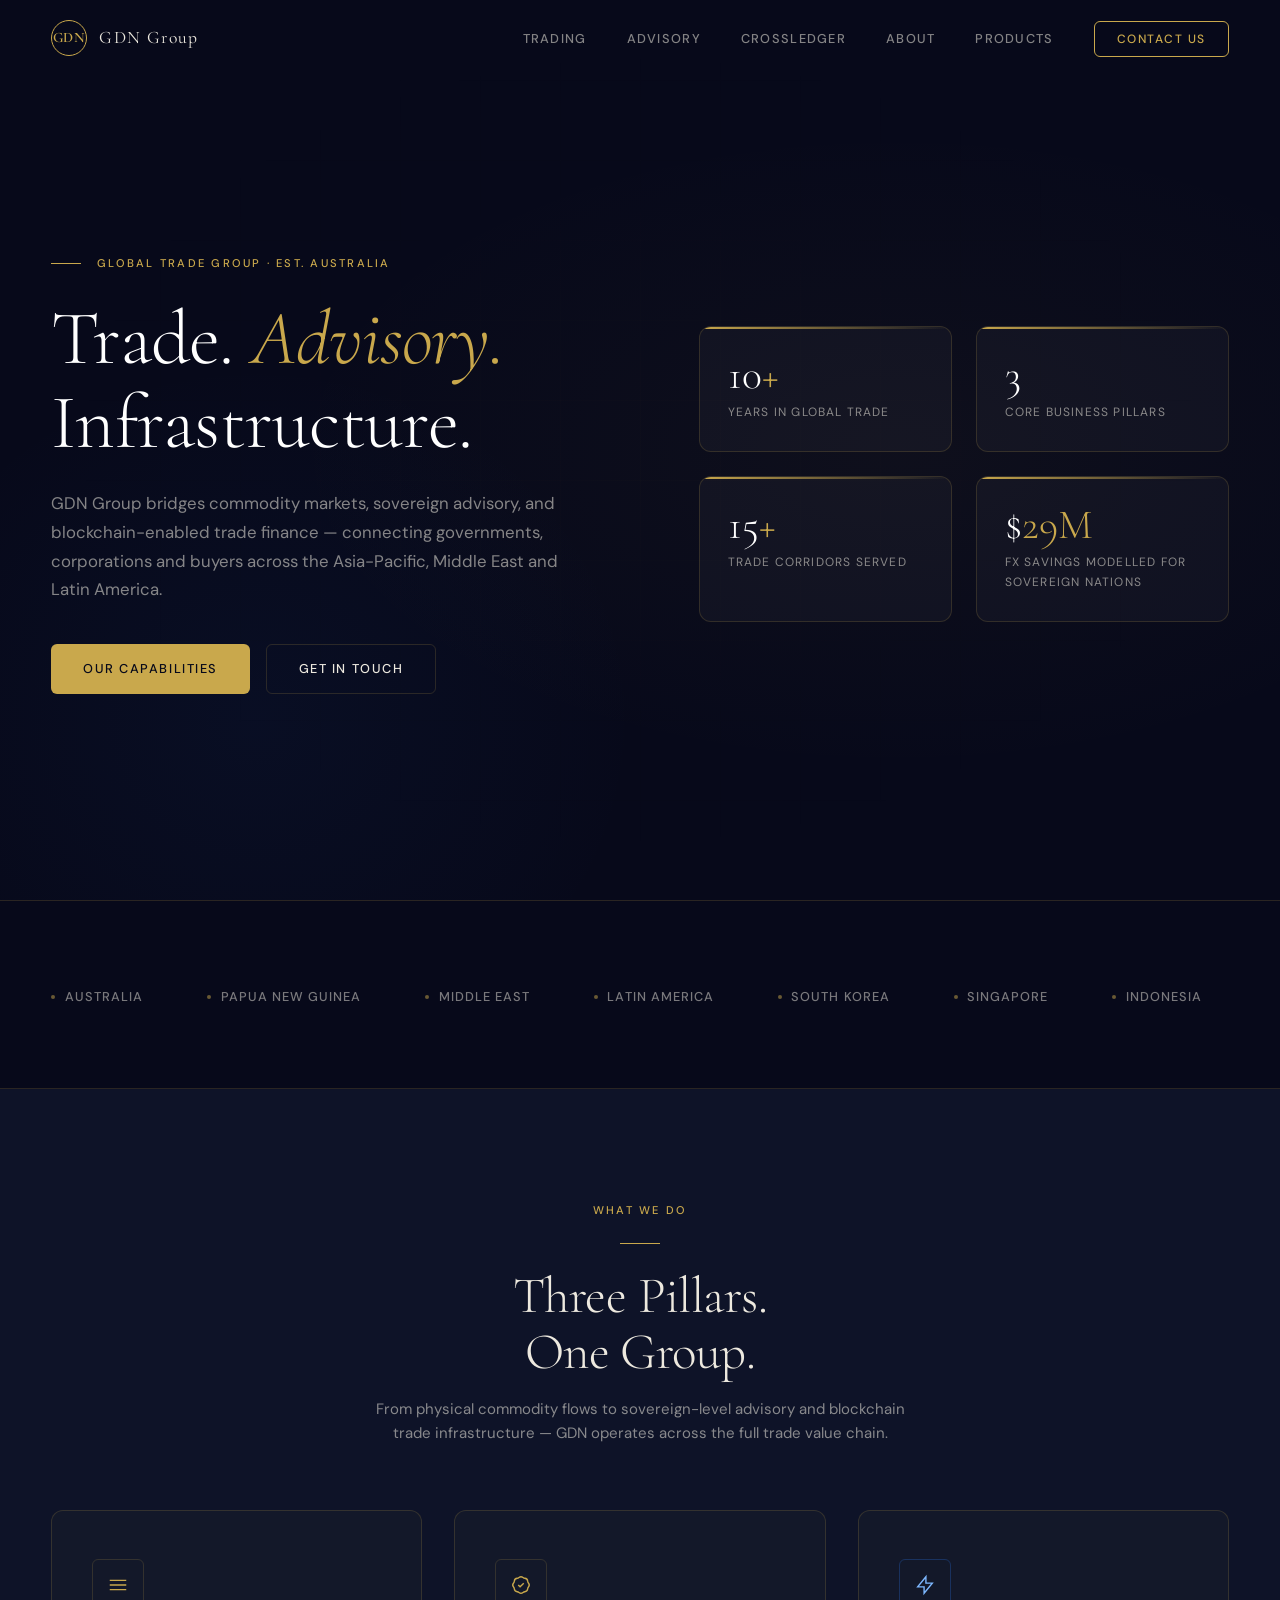
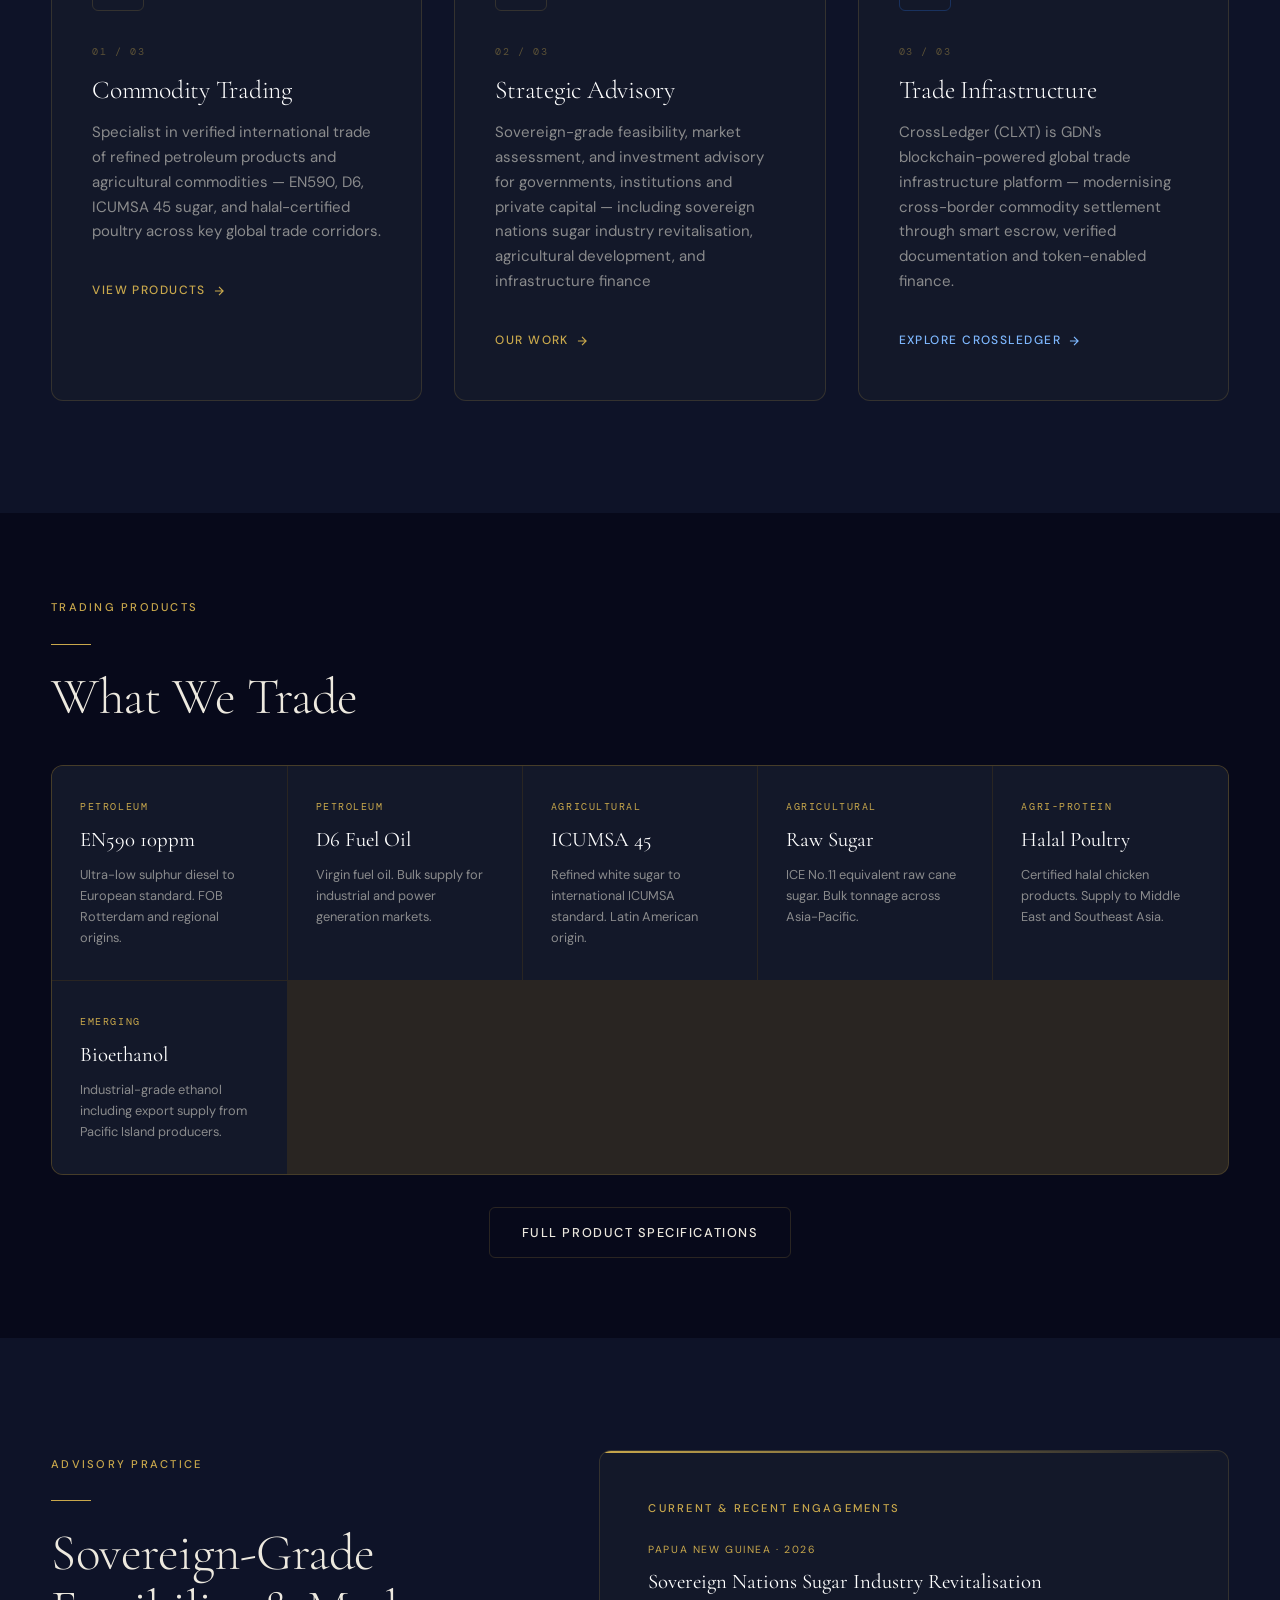
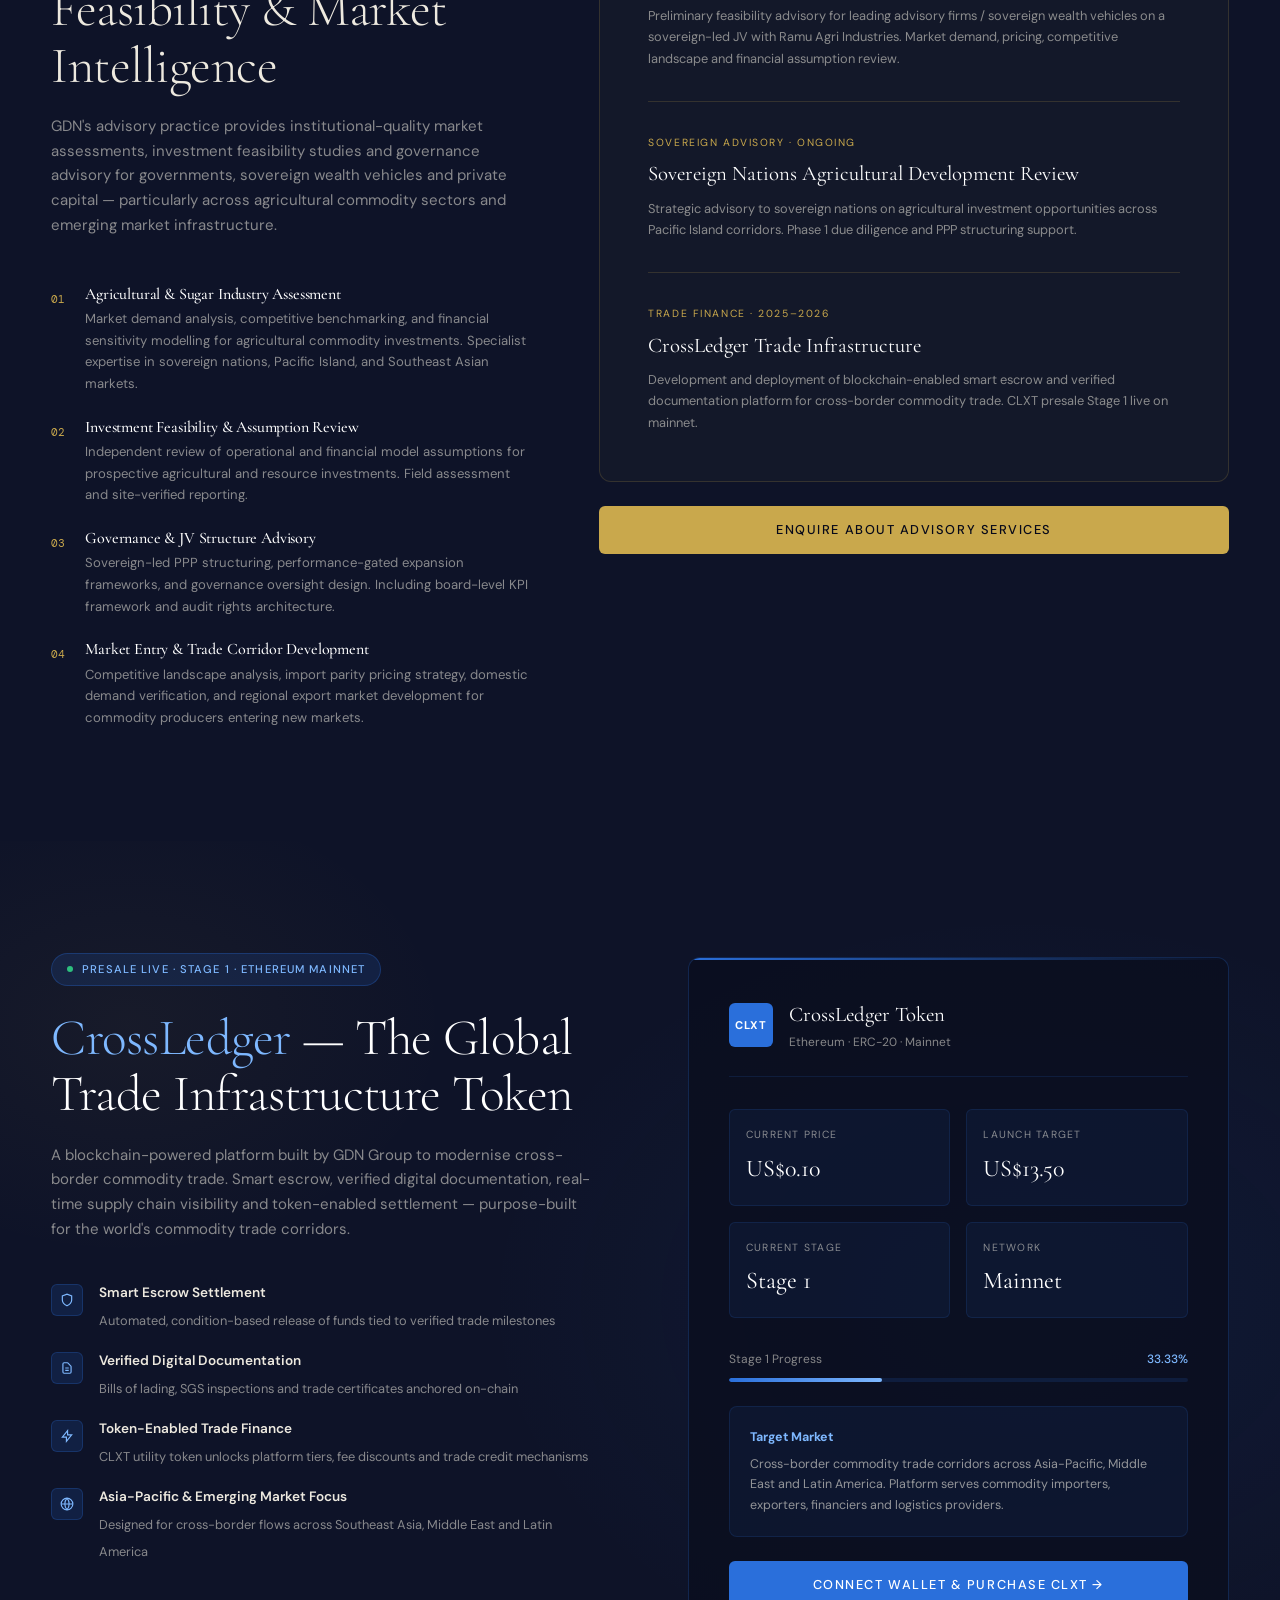
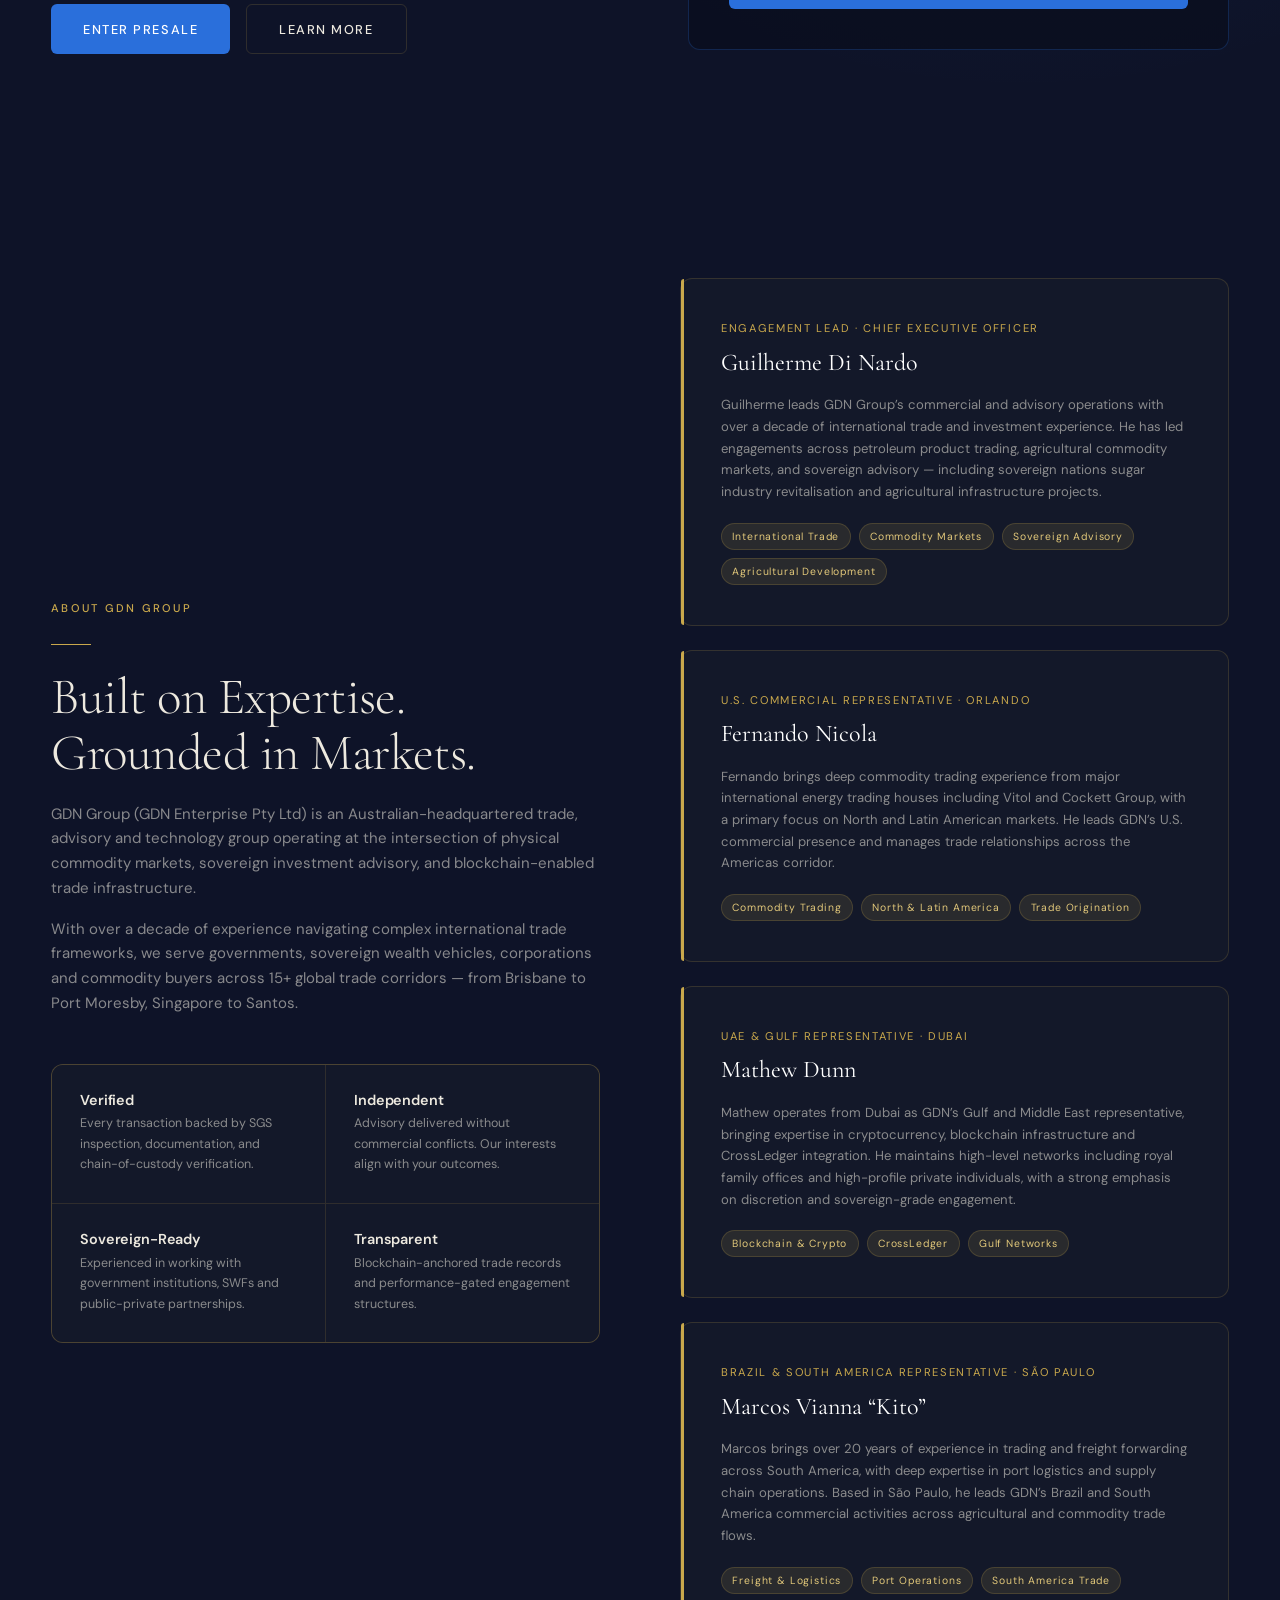
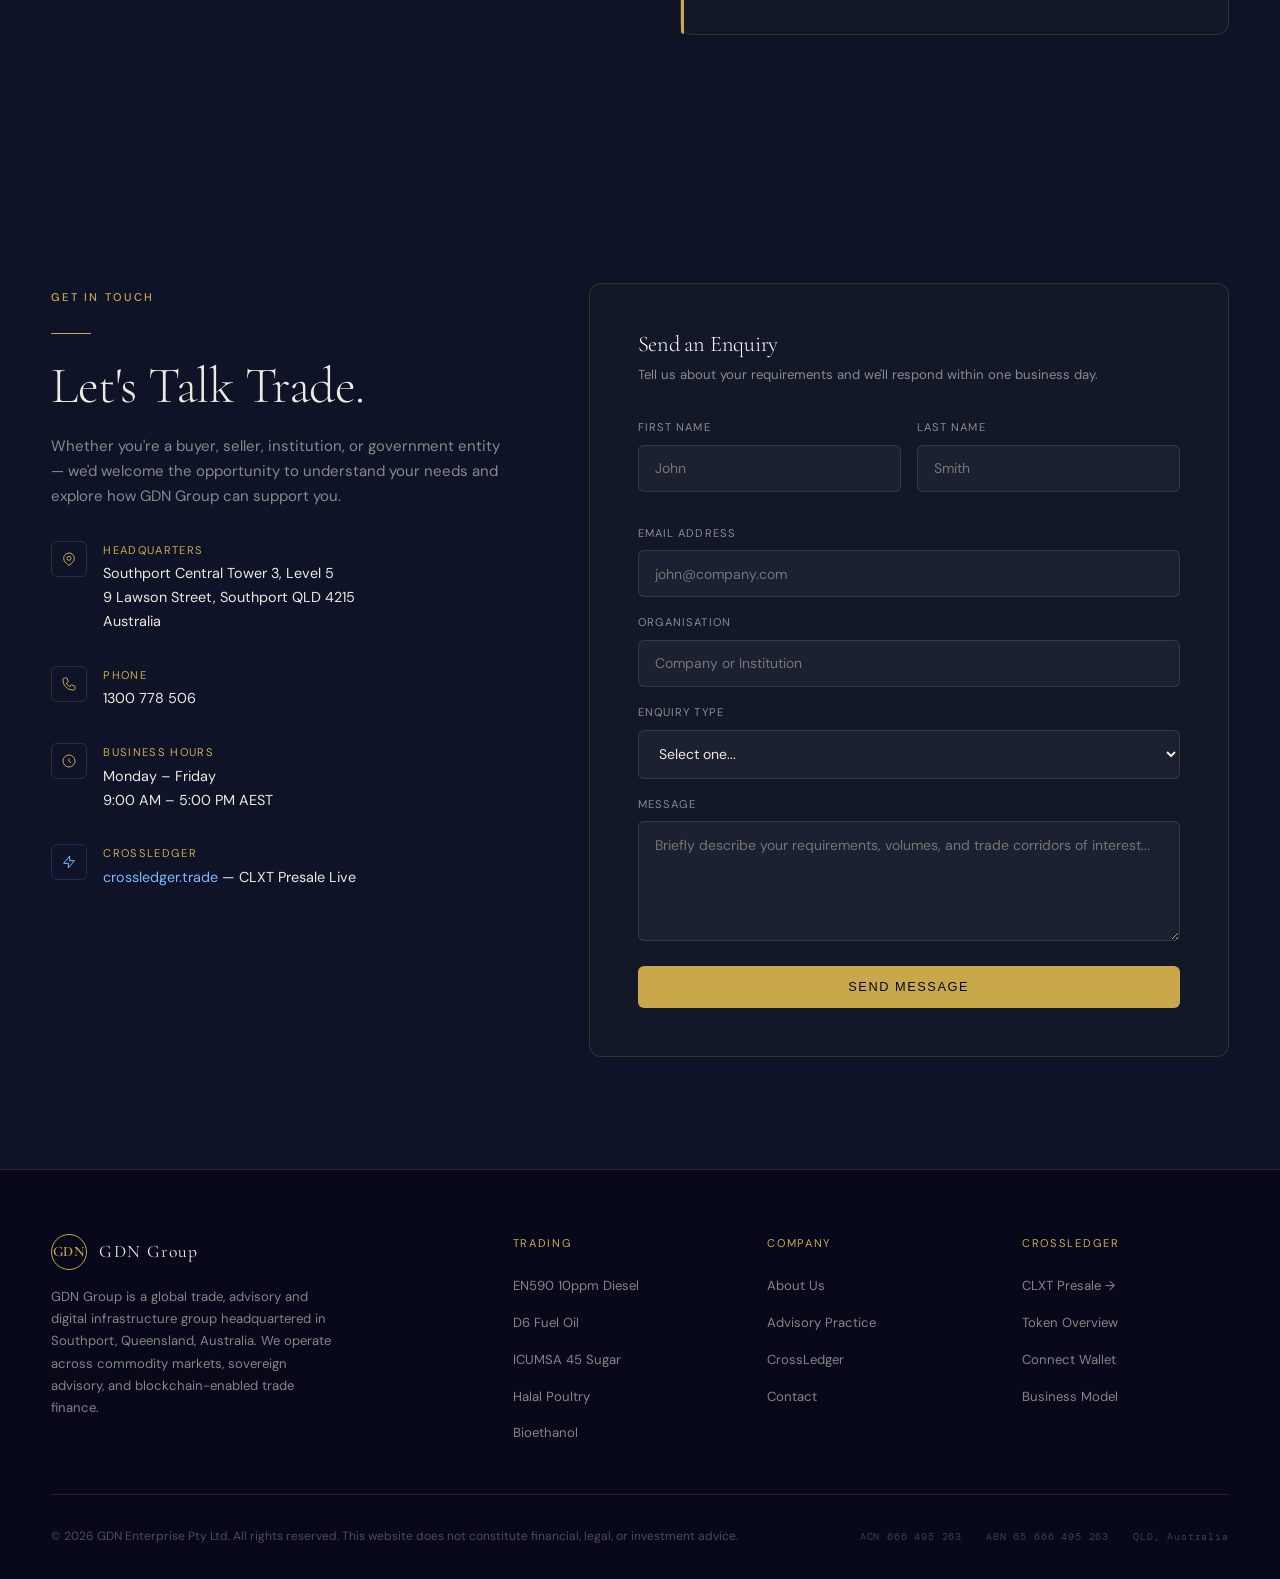
<file: index.html>
<!DOCTYPE html>
<html lang="en">
<head>
  <meta charset="UTF-8" />
  <meta name="viewport" content="width=device-width, initial-scale=1.0" />
  <title>GDN Group — Global Trade, Advisory & Digital Infrastructure</title>
  <meta name="description" content="GDN Group is a sovereign-grade international trade, advisory and digital infrastructure group operating across commodity markets, agricultural development and blockchain-enabled trade finance." />
  <link rel="stylesheet" href="css/style.css" />
  <link rel="preconnect" href="https://fonts.googleapis.com" />
  <link rel="preconnect" href="https://fonts.gstatic.com" crossorigin />
</head
<body>

<!-- ═══════════════════════ NAV ═══════════════════════ -->
<nav class="nav">
  <div class="nav-inner">
    <a href="index.html" class="nav-logo">
      <div class="nav-logo-mark">GDN</div>
      <span class="nav-logo-text">GDN Group</span>
    </a>
    <ul class="nav-links">
      <li><a href="#trading">Trading</a></li>
      <li><a href="pages/advisory.html">Advisory</a></li>
      <li><a href="#crossledger">CrossLedger</a></li>
      <li><a href="#about">About</a></li>
      <li><a href="pages/trading.html">Products</a></li>
      <li><a href="#contact" class="nav-cta">Contact Us</a></li>
    </ul>
    <button class="nav-mobile-toggle" aria-label="Menu">
      <span></span><span></span><span></span>
    </button>
  </div>
</nav>

<!-- ═══════════════════════ HERO ══════════════════════ -->
<section class="hero" id="home">
  <div class="hero-bg"></div>
  <div class="hero-grid"></div>
  <div class="container">
    <div class="hero-inner">
      <div class="hero-content">
        <div class="hero-eyebrow fade-up">
          <div class="hero-eyebrow-line"></div>
          <span class="label">Global Trade Group · Est. Australia</span>
        </div>
        <h1 class="fade-up fade-up-delay-1">
          Trade. <em>Advisory.</em><br>Infrastructure.
        </h1>
        <p class="hero-desc fade-up fade-up-delay-2">
          GDN Group bridges commodity markets, sovereign advisory, and blockchain-enabled trade finance — connecting governments, corporations and buyers across the Asia-Pacific, Middle East and Latin America.
        </p>
        <div class="hero-actions fade-up fade-up-delay-3">
          <a href="#trading" class="btn btn-gold">Our Capabilities</a>
          <a href="#contact" class="btn btn-outline">Get in Touch</a>
        </div>
      </div>
      <div class="hero-stats fade-up fade-up-delay-2">
        <div class="hero-stat">
          <div class="hero-stat-num">10<span>+</span></div>
          <div class="hero-stat-label">Years in Global Trade</div>
        </div>
        <div class="hero-stat">
          <div class="hero-stat-num">3</div>
          <div class="hero-stat-label">Core Business Pillars</div>
        </div>
        <div class="hero-stat">
          <div class="hero-stat-num">15<span>+</span></div>
          <div class="hero-stat-label">Trade Corridors Served</div>
        </div>
        <div class="hero-stat">
          <div class="hero-stat-num">$<span>29M</span></div>
          <div class="hero-stat-label">FX Savings Modelled for Sovereign Nations</div>
        </div>
      </div>
    </div>
  </div>
</section>

<!-- ═══════════════════ MARKETS TICKER ════════════════ -->
<div class="markets-section">
  <div class="container">
    <div class="ticker-wrap">
      <div class="ticker-content">
        <div class="market-item"><div class="market-dot"></div><span class="market-name">Australia</span></div>
        <div class="market-item"><div class="market-dot"></div><span class="market-name">Papua New Guinea</span></div>
        <div class="market-item"><div class="market-dot"></div><span class="market-name">Middle East</span></div>
        <div class="market-item"><div class="market-dot"></div><span class="market-name">Latin America</span></div>
        <div class="market-item"><div class="market-dot"></div><span class="market-name">South Korea</span></div>
        <div class="market-item"><div class="market-dot"></div><span class="market-name">Singapore</span></div>
        <div class="market-item"><div class="market-dot"></div><span class="market-name">Indonesia</span></div>
        <div class="market-item"><div class="market-dot"></div><span class="market-name">Japan</span></div>
        <div class="market-item"><div class="market-dot"></div><span class="market-name">China</span></div>
        <div class="market-item"><div class="market-dot"></div><span class="market-name">Africa</span></div>
        <!-- Duplicate for seamless loop -->
        <div class="market-item"><div class="market-dot"></div><span class="market-name">Australia</span></div>
        <div class="market-item"><div class="market-dot"></div><span class="market-name">Papua New Guinea</span></div>
        <div class="market-item"><div class="market-dot"></div><span class="market-name">Middle East</span></div>
        <div class="market-item"><div class="market-dot"></div><span class="market-name">Latin America</span></div>
        <div class="market-item"><div class="market-dot"></div><span class="market-name">South Korea</span></div>
        <div class="market-item"><div class="market-dot"></div><span class="market-name">Singapore</span></div>
        <div class="market-item"><div class="market-dot"></div><span class="market-name">Indonesia</span></div>
        <div class="market-item"><div class="market-dot"></div><span class="market-name">Japan</span></div>
        <div class="market-item"><div class="market-dot"></div><span class="market-name">China</span></div>
        <div class="market-item"><div class="market-dot"></div><span class="market-name">Africa</span></div>
      </div>
    </div>
  </div>
</div>

<!-- ═══════════════════ THREE PILLARS ════════════════ -->
<section class="pillars" id="trading">
  <div class="container">
    <div class="section-header center fade-up">
      <span class="label">What We Do</span>
      <div class="gold-line"></div>
      <h2>Three Pillars.<br>One Group.</h2>
      <p style="max-width:540px; margin-top:1rem;">From physical commodity flows to sovereign-level advisory and blockchain trade infrastructure — GDN operates across the full trade value chain.</p>
    </div>

    <div class="grid-3">
      <div class="pillar-card fade-up">
        <div class="pillar-icon">
          <svg width="22" height="22" viewBox="0 0 24 24" fill="none" stroke="currentColor" stroke-width="1.5">
            <path d="M3 7h18M3 12h18M3 17h18"/>
          </svg>
        </div>
        <span class="pillar-num">01 / 03</span>
        <h3>Commodity Trading</h3>
        <p>Specialist in verified international trade of refined petroleum products and agricultural commodities — EN590, D6, ICUMSA 45 sugar, and halal-certified poultry across key global trade corridors.</p>
        <a href="pages/trading.html" class="pillar-link">
          View Products
          <svg width="14" height="14" viewBox="0 0 24 24" fill="none" stroke="currentColor" stroke-width="2"><path d="M5 12h14M12 5l7 7-7 7"/></svg>
        </a>
      </div>

      <div class="pillar-card fade-up fade-up-delay-1">
        <div class="pillar-icon">
          <svg width="22" height="22" viewBox="0 0 24 24" fill="none" stroke="currentColor" stroke-width="1.5">
            <path d="M9 12l2 2 4-4M7.835 4.697a3.42 3.42 0 001.946-.806 3.42 3.42 0 014.438 0 3.42 3.42 0 001.946.806 3.42 3.42 0 013.138 3.138 3.42 3.42 0 00.806 1.946 3.42 3.42 0 010 4.438 3.42 3.42 0 00-.806 1.946 3.42 3.42 0 01-3.138 3.138 3.42 3.42 0 00-1.946.806 3.42 3.42 0 01-4.438 0 3.42 3.42 0 00-1.946-.806 3.42 3.42 0 01-3.138-3.138 3.42 3.42 0 00-.806-1.946 3.42 3.42 0 010-4.438 3.42 3.42 0 00.806-1.946 3.42 3.42 0 013.138-3.138z"/>
          </svg>
        </div>
        <span class="pillar-num">02 / 03</span>
        <h3>Strategic Advisory</h3>
        <p>Sovereign-grade feasibility, market assessment, and investment advisory for governments, institutions and private capital — including sovereign nations sugar industry revitalisation, agricultural development, and infrastructure finance</p>
        <a href="pages/advisory.html" class="pillar-link">
          Our Work
          <svg width="14" height="14" viewBox="0 0 24 24" fill="none" stroke="currentColor" stroke-width="2"><path d="M5 12h14M12 5l7 7-7 7"/></svg>
        </a>
      </div>

      <div class="pillar-card fade-up fade-up-delay-2">
        <div class="pillar-icon" style="border-color: rgba(42,111,219,0.3); color: #7EB8FF;">
          <svg width="22" height="22" viewBox="0 0 24 24" fill="none" stroke="currentColor" stroke-width="1.5">
            <path d="M13 10V3L4 14h7v7l9-11h-7z"/>
          </svg>
        </div>
        <span class="pillar-num">03 / 03</span>
        <h3>Trade Infrastructure</h3>
        <p>CrossLedger (CLXT) is GDN's blockchain-powered global trade infrastructure platform — modernising cross-border commodity settlement through smart escrow, verified documentation and token-enabled finance.</p>
        <a href="#crossledger" class="pillar-link" style="color:#7EB8FF;">
          Explore CrossLedger
          <svg width="14" height="14" viewBox="0 0 24 24" fill="none" stroke="currentColor" stroke-width="2"><path d="M5 12h14M12 5l7 7-7 7"/></svg>
        </a>
      </div>
    </div>
  </div>
</section>

<!-- ═══════════════════ COMMODITIES ═══════════════════ -->
<section style="padding: 5rem 0;">
  <div class="container">
    <div class="section-header fade-up" style="margin-bottom:2.5rem;">
      <span class="label">Trading Products</span>
      <div class="gold-line"></div>
      <h2>What We Trade</h2>
    </div>
    <div class="commodity-grid fade-up">
      <div class="commodity-item">
        <div class="commodity-tag">Petroleum</div>
        <div class="commodity-name">EN590 10ppm</div>
        <div class="commodity-desc">Ultra-low sulphur diesel to European standard. FOB Rotterdam and regional origins.</div>
      </div>
      <div class="commodity-item">
        <div class="commodity-tag">Petroleum</div>
        <div class="commodity-name">D6 Fuel Oil</div>
        <div class="commodity-desc">Virgin fuel oil. Bulk supply for industrial and power generation markets.</div>
      </div>
      <div class="commodity-item">
        <div class="commodity-tag">Agricultural</div>
        <div class="commodity-name">ICUMSA 45</div>
        <div class="commodity-desc">Refined white sugar to international ICUMSA standard. Latin American origin.</div>
      </div>
      <div class="commodity-item">
        <div class="commodity-tag">Agricultural</div>
        <div class="commodity-name">Raw Sugar</div>
        <div class="commodity-desc">ICE No.11 equivalent raw cane sugar. Bulk tonnage across Asia-Pacific.</div>
      </div>
      <div class="commodity-item">
        <div class="commodity-tag">Agri-Protein</div>
        <div class="commodity-name">Halal Poultry</div>
        <div class="commodity-desc">Certified halal chicken products. Supply to Middle East and Southeast Asia.</div>
      </div>
      <div class="commodity-item">
        <div class="commodity-tag">Emerging</div>
        <div class="commodity-name">Bioethanol</div>
        <div class="commodity-desc">Industrial-grade ethanol including export supply from Pacific Island producers.</div>
      </div>
    </div>
    <div style="margin-top:2rem; text-align:center;">
      <a href="pages/trading.html" class="btn btn-outline">Full Product Specifications</a>
    </div>
  </div>
</section>

<!-- ═════════════════ ADVISORY SECTION ════════════════ -->
<section style="background: var(--navy-mid);" id="advisory">
  <div class="container">
    <div class="advisory-highlight">
      <div>
        <div class="fade-up">
          <span class="label">Advisory Practice</span>
          <div class="gold-line"></div>
          <h2>Sovereign-Grade Feasibility & Market Intelligence</h2>
          <p style="margin-top:1.25rem;">GDN's advisory practice provides institutional-quality market assessments, investment feasibility studies and governance advisory for governments, sovereign wealth vehicles and private capital — particularly across agricultural commodity sectors and emerging market infrastructure.</p>
        </div>
        <div class="advisory-services-list" style="margin-top:3rem;">
          <div class="advisory-service fade-up">
            <span class="advisory-service-num">01</span>
            <div>
              <h4>Agricultural & Sugar Industry Assessment</h4>
              <p>Market demand analysis, competitive benchmarking, and financial sensitivity modelling for agricultural commodity investments. Specialist expertise in sovereign nations, Pacific Island, and Southeast Asian markets.</p>
            </div>
          </div>
          <div class="advisory-service fade-up fade-up-delay-1">
            <span class="advisory-service-num">02</span>
            <div>
              <h4>Investment Feasibility & Assumption Review</h4>
              <p>Independent review of operational and financial model assumptions for prospective agricultural and resource investments. Field assessment and site-verified reporting.</p>
            </div>
          </div>
          <div class="advisory-service fade-up fade-up-delay-2">
            <span class="advisory-service-num">03</span>
            <div>
              <h4>Governance & JV Structure Advisory</h4>
              <p>Sovereign-led PPP structuring, performance-gated expansion frameworks, and governance oversight design. Including board-level KPI framework and audit rights architecture.</p>
            </div>
          </div>
          <div class="advisory-service fade-up fade-up-delay-3">
            <span class="advisory-service-num">04</span>
            <div>
              <h4>Market Entry & Trade Corridor Development</h4>
              <p>Competitive landscape analysis, import parity pricing strategy, domestic demand verification, and regional export market development for commodity producers entering new markets.</p>
            </div>
          </div>
        </div>
      </div>

      <div class="fade-up fade-up-delay-1">
        <div class="advisory-feature-img">
          <span class="label" style="margin-bottom:1.5rem; display:block;">Current & Recent Engagements</span>
          <div class="advisory-project">
            <div class="advisory-project-tag">Papua New Guinea · 2026</div>
            <div class="advisory-project-name">Sovereign Nations Sugar Industry Revitalisation</div>
            <div class="advisory-project-desc">Preliminary feasibility advisory for leading advisory firms / sovereign wealth vehicles on a sovereign-led JV with Ramu Agri Industries. Market demand, pricing, competitive landscape and financial assumption review.</div>
          </div>
          <div class="advisory-project">
            <div class="advisory-project-tag">Sovereign Advisory · Ongoing</div>
            <div class="advisory-project-name">Sovereign Nations Agricultural Development Review</div>
            <div class="advisory-project-desc">Strategic advisory to sovereign nations on agricultural investment opportunities across Pacific Island corridors. Phase 1 due diligence and PPP structuring support.</div>
          </div>
          <div class="advisory-project">
            <div class="advisory-project-tag">Trade Finance · 2025–2026</div>
            <div class="advisory-project-name">CrossLedger Trade Infrastructure</div>
            <div class="advisory-project-desc">Development and deployment of blockchain-enabled smart escrow and verified documentation platform for cross-border commodity trade. CLXT presale Stage 1 live on mainnet.</div>
          </div>
        </div>
        <div style="margin-top:1.5rem;">
          <a href="#contact" class="btn btn-gold" style="width:100%; justify-content:center;">Enquire About Advisory Services</a>
        </div>
      </div>
    </div>
  </div>
</section>

<!-- ══════════════════ CROSSLEDGER ════════════════════ -->
<section class="clx-section" id="crossledger">
  <div class="container">
    <div class="clx-inner">
      <div>
        <div class="clx-badge fade-up">
          <div class="clx-badge-dot"></div>
          <span class="clx-badge-text">Presale Live · Stage 1 · Ethereum Mainnet</span>
        </div>
        <h2 class="fade-up fade-up-delay-1">
          <em>CrossLedger</em> — The Global Trade Infrastructure Token
        </h2>
        <p class="fade-up fade-up-delay-2" style="margin-top:1.25rem;">A blockchain-powered platform built by GDN Group to modernise cross-border commodity trade. Smart escrow, verified digital documentation, real-time supply chain visibility and token-enabled settlement — purpose-built for the world's commodity trade corridors.</p>

        <div class="clx-features fade-up fade-up-delay-2">
          <div class="clx-feature">
            <div class="clx-feature-icon">
              <svg width="14" height="14" viewBox="0 0 24 24" fill="none" stroke="currentColor" stroke-width="2"><path d="M12 22s8-4 8-10V5l-8-3-8 3v7c0 6 8 10 8 10z"/></svg>
            </div>
            <div class="clx-feature-text">
              <strong>Smart Escrow Settlement</strong>
              <span>Automated, condition-based release of funds tied to verified trade milestones</span>
            </div>
          </div>
          <div class="clx-feature">
            <div class="clx-feature-icon">
              <svg width="14" height="14" viewBox="0 0 24 24" fill="none" stroke="currentColor" stroke-width="2"><path d="M9 12h6m-6 4h6m2 5H7a2 2 0 01-2-2V5a2 2 0 012-2h5.586a1 1 0 01.707.293l5.414 5.414a1 1 0 01.293.707V19a2 2 0 01-2 2z"/></svg>
            </div>
            <div class="clx-feature-text">
              <strong>Verified Digital Documentation</strong>
              <span>Bills of lading, SGS inspections and trade certificates anchored on-chain</span>
            </div>
          </div>
          <div class="clx-feature">
            <div class="clx-feature-icon">
              <svg width="14" height="14" viewBox="0 0 24 24" fill="none" stroke="currentColor" stroke-width="2"><path d="M13 10V3L4 14h7v7l9-11h-7z"/></svg>
            </div>
            <div class="clx-feature-text">
              <strong>Token-Enabled Trade Finance</strong>
              <span>CLXT utility token unlocks platform tiers, fee discounts and trade credit mechanisms</span>
            </div>
          </div>
          <div class="clx-feature">
            <div class="clx-feature-icon">
              <svg width="14" height="14" viewBox="0 0 24 24" fill="none" stroke="currentColor" stroke-width="2"><circle cx="12" cy="12" r="10"/><path d="M2 12h20M12 2a15.3 15.3 0 010 20M12 2a15.3 15.3 0 000 20"/></svg>
            </div>
            <div class="clx-feature-text">
              <strong>Asia-Pacific & Emerging Market Focus</strong>
              <span>Designed for cross-border flows across Southeast Asia, Middle East and Latin America</span>
            </div>
          </div>
        </div>

        <div style="display:flex; gap:1rem; margin-top:2.5rem;" class="fade-up fade-up-delay-3">
          <a href="https://crossledger.trade" target="_blank" class="btn btn-clx">Enter Presale</a>
          <a href="pages/crossledger.html" class="btn btn-outline">Learn More</a>
        </div>
      </div>

      <div class="clx-token-card fade-up fade-up-delay-2">
        <div class="clx-token-header">
          <div class="clx-logo-box">CLXT</div>
          <div>
            <div class="clx-token-name">CrossLedger Token</div>
            <div class="clx-token-sub">Ethereum · ERC-20 · Mainnet</div>
          </div>
        </div>
        <div class="clx-metrics">
          <div class="clx-metric">
            <div class="clx-metric-label">Current Price</div>
            <div class="clx-metric-val">US$0.10</div>
          </div>
          <div class="clx-metric">
            <div class="clx-metric-label">Launch Target</div>
            <div class="clx-metric-val">US$13.50</div>
          </div>
          <div class="clx-metric">
            <div class="clx-metric-label">Current Stage</div>
            <div class="clx-metric-val">Stage 1</div>
          </div>
          <div class="clx-metric">
            <div class="clx-metric-label">Network</div>
            <div class="clx-metric-val">Mainnet</div>
          </div>
        </div>
        <div class="clx-progress-wrap">
          <div class="clx-progress-label">
            <span>Stage 1 Progress</span>
            <span style="color:#7EB8FF; font-weight:500;">33.33%</span>
          </div>
          <div class="clx-progress-bar">
            <div class="clx-progress-fill"></div>
          </div>
        </div>
        <div style="background: rgba(42,111,219,0.08); border:1px solid rgba(42,111,219,0.15); border-radius:8px; padding:1.25rem; font-size:0.78rem; color: rgba(237,233,223,0.6);">
          <strong style="color:#7EB8FF; display:block; margin-bottom:0.4rem;">Target Market</strong>
          Cross-border commodity trade corridors across Asia-Pacific, Middle East and Latin America. Platform serves commodity importers, exporters, financiers and logistics providers.
        </div>
        <a href="https://crossledger.trade" target="_blank" class="btn btn-clx" style="width:100%; justify-content:center; margin-top:1.5rem;">
          Connect Wallet & Purchase CLXT →
        </a>
      </div>
    </div>
  </div>
</section>

<!-- ═══════════════════════ ABOUT ══════════════════════ -->
<section class="about-section" id="about">
  <div class="container">
    <div class="about-inner">
      <div>
        <div class="fade-up">
          <span class="label">About GDN Group</span>
          <div class="gold-line"></div>
          <h2>Built on Expertise. Grounded in Markets.</h2>
          <p style="margin-top:1.25rem;">GDN Group (GDN Enterprise Pty Ltd) is an Australian-headquartered trade, advisory and technology group operating at the intersection of physical commodity markets, sovereign investment advisory, and blockchain-enabled trade infrastructure.</p>
          <p style="margin-top:1rem;">With over a decade of experience navigating complex international trade frameworks, we serve governments, sovereign wealth vehicles, corporations and commodity buyers across 15+ global trade corridors — from Brisbane to Port Moresby, Singapore to Santos.</p>
        </div>
        <div class="about-values fade-up fade-up-delay-1">
          <div class="about-value">
            <h4>Verified</h4>
            <p>Every transaction backed by SGS inspection, documentation, and chain-of-custody verification.</p>
          </div>
          <div class="about-value">
            <h4>Independent</h4>
            <p>Advisory delivered without commercial conflicts. Our interests align with your outcomes.</p>
          </div>
          <div class="about-value">
            <h4>Sovereign-Ready</h4>
            <p>Experienced in working with government institutions, SWFs and public-private partnerships.</p>
          </div>
          <div class="about-value">
            <h4>Transparent</h4>
            <p>Blockchain-anchored trade records and performance-gated engagement structures.</p>
          </div>
        </div>
      </div>

      <div>
        <div class="team-grid fade-up">

      <div>
        <div class="team-card fade-up">
          <div class="team-role">Engagement Lead &middot; Chief Executive Officer</div>
          <div class="team-name">Guilherme Di Nardo</div>
          <p class="team-bio">Guilherme leads GDN Group&#8217;s commercial and advisory operations with over a decade of international trade and investment experience. He has led engagements across petroleum product trading, agricultural commodity markets, and sovereign advisory &#8212; including sovereign nations sugar industry revitalisation and agricultural infrastructure projects.</p>
          <div class="team-credentials">
            <span class="credential-tag">International Trade</span>
            <span class="credential-tag">Commodity Markets</span>
            <span class="credential-tag">Sovereign Advisory</span>
            <span class="credential-tag">Agricultural Development</span>
          </div>
        </div>
      </div>

      <div>
        <div class="team-card fade-up fade-up-delay-1">
          <div class="team-role">U.S. Commercial Representative &middot; Orlando</div>
          <div class="team-name">Fernando Nicola</div>
          <p class="team-bio">Fernando brings deep commodity trading experience from major international energy trading houses including Vitol and Cockett Group, with a primary focus on North and Latin American markets. He leads GDN&#8217;s U.S. commercial presence and manages trade relationships across the Americas corridor.</p>
          <div class="team-credentials">
            <span class="credential-tag">Commodity Trading</span>
            <span class="credential-tag">North &amp; Latin America</span>
            <span class="credential-tag">Trade Origination</span>
          </div>
        </div>
      </div>

      <div>
        <div class="team-card fade-up fade-up-delay-2">
          <div class="team-role">UAE &amp; Gulf Representative &middot; Dubai</div>
          <div class="team-name">Mathew Dunn</div>
          <p class="team-bio">Mathew operates from Dubai as GDN&#8217;s Gulf and Middle East representative, bringing expertise in cryptocurrency, blockchain infrastructure and CrossLedger integration. He maintains high-level networks including royal family offices and high-profile private individuals, with a strong emphasis on discretion and sovereign-grade engagement.</p>
          <div class="team-credentials">
            <span class="credential-tag">Blockchain &amp; Crypto</span>
            <span class="credential-tag">CrossLedger</span>
            <span class="credential-tag">Gulf Networks</span>
          </div>
        </div>
      </div>

      <div>
        <div class="team-card fade-up fade-up-delay-3">
          <div class="team-role">Brazil &amp; South America Representative &middot; S&#227;o Paulo</div>
          <div class="team-name">Marcos Vianna &#8220;Kito&#8221;</div>
          <p class="team-bio">Marcos brings over 20 years of experience in trading and freight forwarding across South America, with deep expertise in port logistics and supply chain operations. Based in S&#227;o Paulo, he leads GDN&#8217;s Brazil and South America commercial activities across agricultural and commodity trade flows.</p>
          <div class="team-credentials">
            <span class="credential-tag">Freight &amp; Logistics</span>
            <span class="credential-tag">Port Operations</span>
            <span class="credential-tag">South America Trade</span>
          </div>
        </div>
      </div>

    </div>
  </div>
</section>

<!-- ═══════════════════ CONTACT ════════════════════ -->
<section id="contact" class="contact-section">
  <div class="container">
    <div class="contact-grid">
      <div>
        <div class="fade-up">
          <span class="label">Get in Touch</span>
          <div class="gold-line"></div>
          <h2>Let's Talk Trade.</h2>
          <p style="margin-top:1.25rem;">Whether you're a buyer, seller, institution, or government entity — we'd welcome the opportunity to understand your needs and explore how GDN Group can support you.</p>
        </div>
        <div class="contact-info">
          <div class="contact-item fade-up">
            <div class="contact-icon">
              <svg width="16" height="16" viewBox="0 0 24 24" fill="none" stroke="currentColor" stroke-width="1.5"><path d="M17.657 16.657L13.414 20.9a1.998 1.998 0 01-2.827 0l-4.244-4.243a8 8 0 1111.314 0z"/><path d="M15 11a3 3 0 11-6 0 3 3 0 016 0z"/></svg>
            </div>
            <div>
              <div class="contact-item-label">Headquarters</div>
              <div class="contact-item-val">Southport Central Tower 3, Level 5<br>9 Lawson Street, Southport QLD 4215<br>Australia</div>
            </div>
          </div>
          <div class="contact-item fade-up fade-up-delay-1">
            <div class="contact-icon">
              <svg width="16" height="16" viewBox="0 0 24 24" fill="none" stroke="currentColor" stroke-width="1.5"><path d="M3 5a2 2 0 012-2h3.28a1 1 0 01.948.684l1.498 4.493a1 1 0 01-.502 1.21l-2.257 1.13a11.042 11.042 0 005.516 5.516l1.13-2.257a1 1 0 011.21-.502l4.493 1.498a1 1 0 01.684.949V19a2 2 0 01-2 2h-1C9.716 21 3 14.284 3 6V5z"/></svg>
            </div>
            <div>
              <div class="contact-item-label">Phone</div>
              <div class="contact-item-val">1300 778 506</div>
            </div>
          </div>
          <div class="contact-item fade-up fade-up-delay-2">
            <div class="contact-icon">
              <svg width="16" height="16" viewBox="0 0 24 24" fill="none" stroke="currentColor" stroke-width="1.5"><path d="M12 8v4l3 3m6-3a9 9 0 11-18 0 9 9 0 0118 0z"/></svg>
            </div>
            <div>
              <div class="contact-item-label">Business Hours</div>
              <div class="contact-item-val">Monday – Friday<br>9:00 AM – 5:00 PM AEST</div>
            </div>
          </div>
          <div class="contact-item fade-up fade-up-delay-3">
            <div class="contact-icon" style="border-color: rgba(42,111,219,0.3); color:#7EB8FF;">
              <svg width="16" height="16" viewBox="0 0 24 24" fill="none" stroke="currentColor" stroke-width="1.5"><path d="M13 10V3L4 14h7v7l9-11h-7z"/></svg>
            </div>
            <div>
              <div class="contact-item-label">CrossLedger</div>
              <div class="contact-item-val"><a href="https://crossledger.trade" target="_blank" style="color:#7EB8FF;">crossledger.trade</a> — CLXT Presale Live</div>
            </div>
          </div>
        </div>
      </div>

      <div class="contact-form fade-up fade-up-delay-1">
        <h3 style="color:white; font-size:1.4rem; margin-bottom:0.5rem;">Send an Enquiry</h3>
        <p style="font-size:0.82rem; margin-bottom:2rem;">Tell us about your requirements and we'll respond within one business day.</p>
        <form id="contact-form">
          <div class="form-row">
            <div class="form-group">
              <label>First Name</label>
              <input type="text" placeholder="John" required />
            </div>
            <div class="form-group">
              <label>Last Name</label>
              <input type="text" placeholder="Smith" required />
            </div>
          </div>
          <div class="form-group">
            <label>Email Address</label>
            <input type="email" placeholder="john@company.com" required />
          </div>
          <div class="form-group">
            <label>Organisation</label>
            <input type="text" placeholder="Company or Institution" />
          </div>
          <div class="form-group">
            <label>Enquiry Type</label>
            <select>
              <option value="">Select one...</option>
              <option>Commodity Trading — EN590 / D6 Petroleum</option>
              <option>Commodity Trading — ICUMSA 45 Sugar</option>
              <option>Commodity Trading — Other</option>
              <option>Strategic Advisory</option>
              <option>CrossLedger / CLXT</option>
              <option>General Enquiry</option>
            </select>
          </div>
          <div class="form-group">
            <label>Message</label>
            <textarea placeholder="Briefly describe your requirements, volumes, and trade corridors of interest..."></textarea>
          </div>
          <button type="submit" class="btn btn-gold" style="width:100%; justify-content:center;">Send Message</button>
        </form>
      </div>
    </div>
  </div>
</section>

<!-- ═══════════════════ FOOTER ════════════════════ -->
<footer class="footer">
  <div class="container">
    <div class="footer-grid">
      <div class="footer-brand">
        <a href="index.html" class="nav-logo" style="display:inline-flex;">
          <div class="nav-logo-mark">GDN</div>
          <span class="nav-logo-text">GDN Group</span>
        </a>
        <p>GDN Group is a global trade, advisory and digital infrastructure group headquartered in Southport, Queensland, Australia. We operate across commodity markets, sovereign advisory, and blockchain-enabled trade finance.</p>
      </div>

      <div>
        <div class="footer-heading">Trading</div>
        <ul class="footer-links">
          <li><a href="pages/trading.html">EN590 10ppm Diesel</a></li>
          <li><a href="pages/trading.html">D6 Fuel Oil</a></li>
          <li><a href="pages/trading.html">ICUMSA 45 Sugar</a></li>
          <li><a href="pages/trading.html">Halal Poultry</a></li>
          <li><a href="pages/trading.html">Bioethanol</a></li>
        </ul>
      </div>

      <div>
        <div class="footer-heading">Company</div>
        <ul class="footer-links">
          <li><a href="#about">About Us</a></li>
          <li><a href="#advisory">Advisory Practice</a></li>
          <li><a href="pages/crossledger.html">CrossLedger</a></li>
          <li><a href="#contact">Contact</a></li>
        </ul>
      </div>

      <div>
        <div class="footer-heading">CrossLedger</div>
        <ul class="footer-links">
          <li><a href="https://crossledger.trade" target="_blank">CLXT Presale →</a></li>
          <li><a href="pages/crossledger.html">Token Overview</a></li>
          <li><a href="https://crossledger.trade" target="_blank">Connect Wallet</a></li>
          <li><a href="pages/crossledger.html">Business Model</a></li>
        </ul>
      </div>
    </div>

    <div class="footer-bottom">
      <div class="footer-legal">
        © 2026 GDN Enterprise Pty Ltd. All rights reserved. This website does not constitute financial, legal, or investment advice.
      </div>
      <div class="footer-reg">
        <span>ACN 666 495 263</span>
        <span>ABN 65 666 495 263</span>
        <span>QLD, Australia</span>
      </div>
    </div>
  </div>
</footer>

<script src="js/main.js"></script>
</body>
</html>
</file>
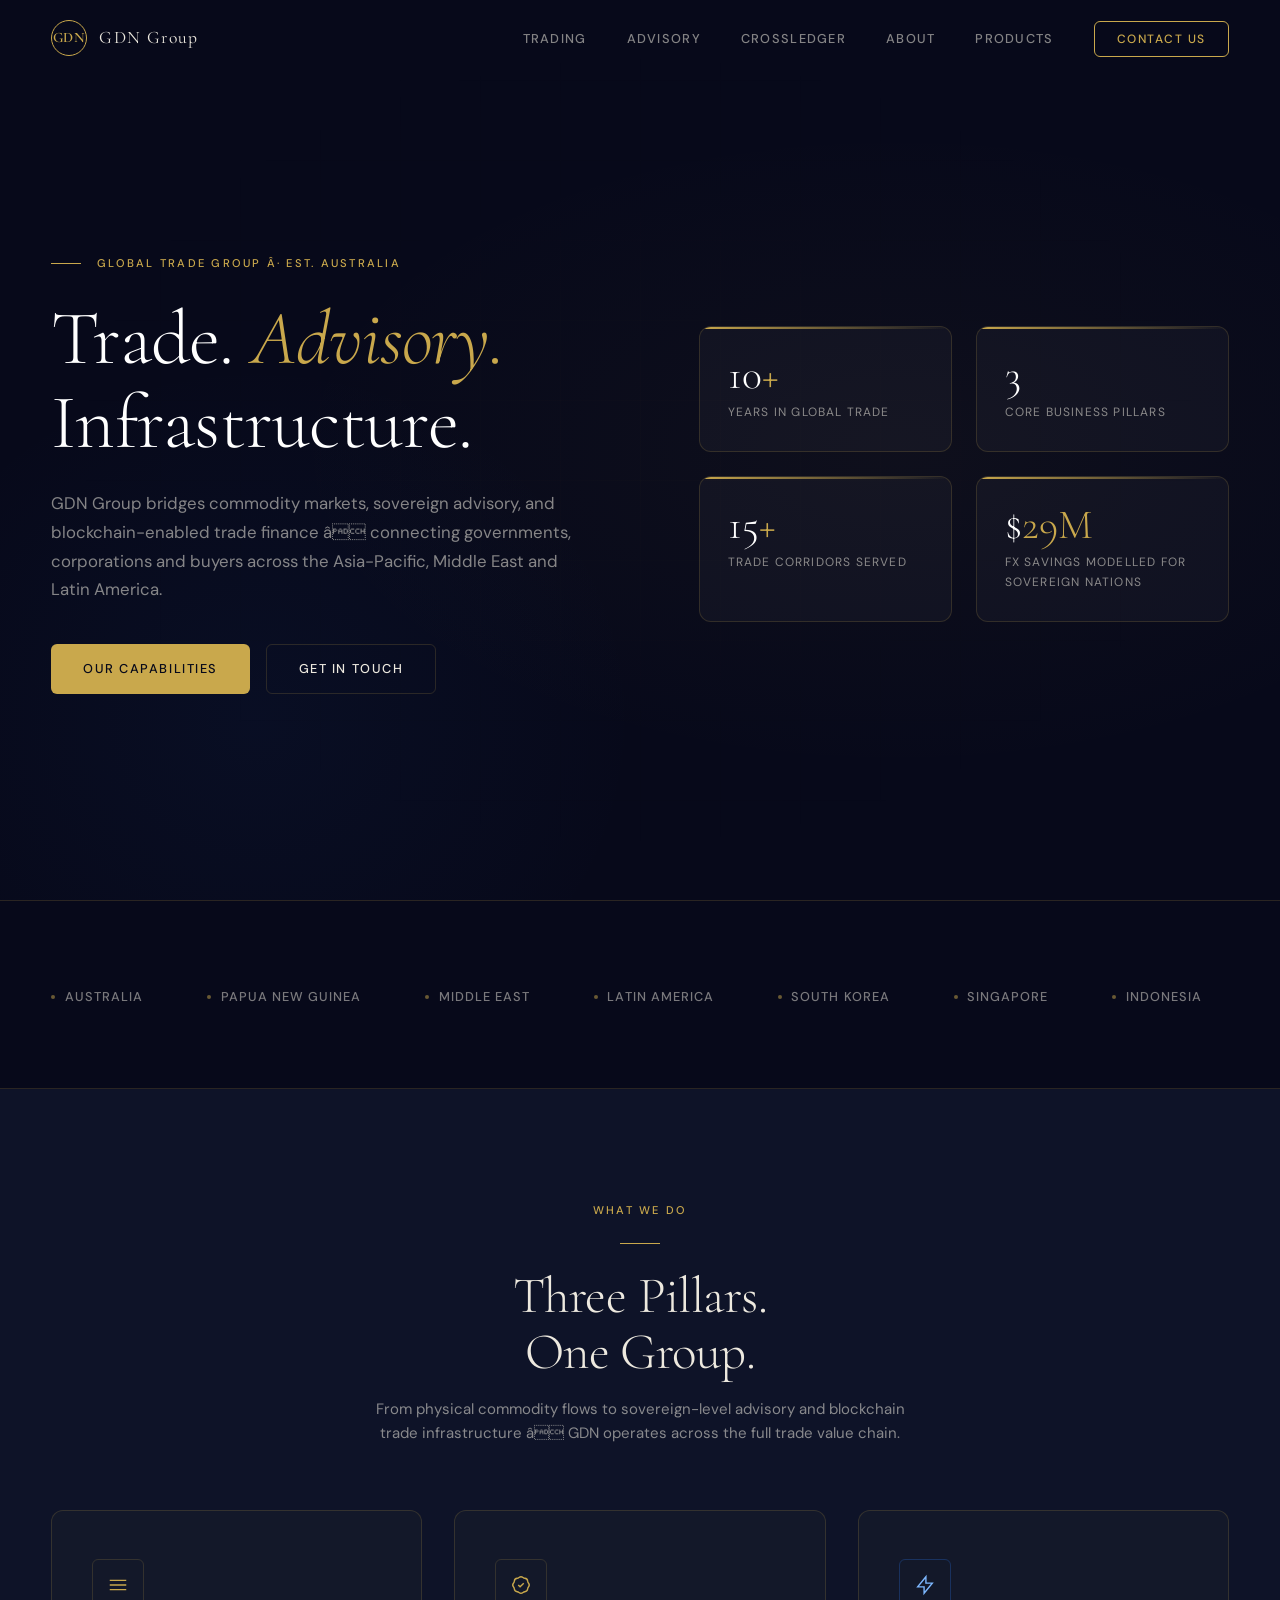
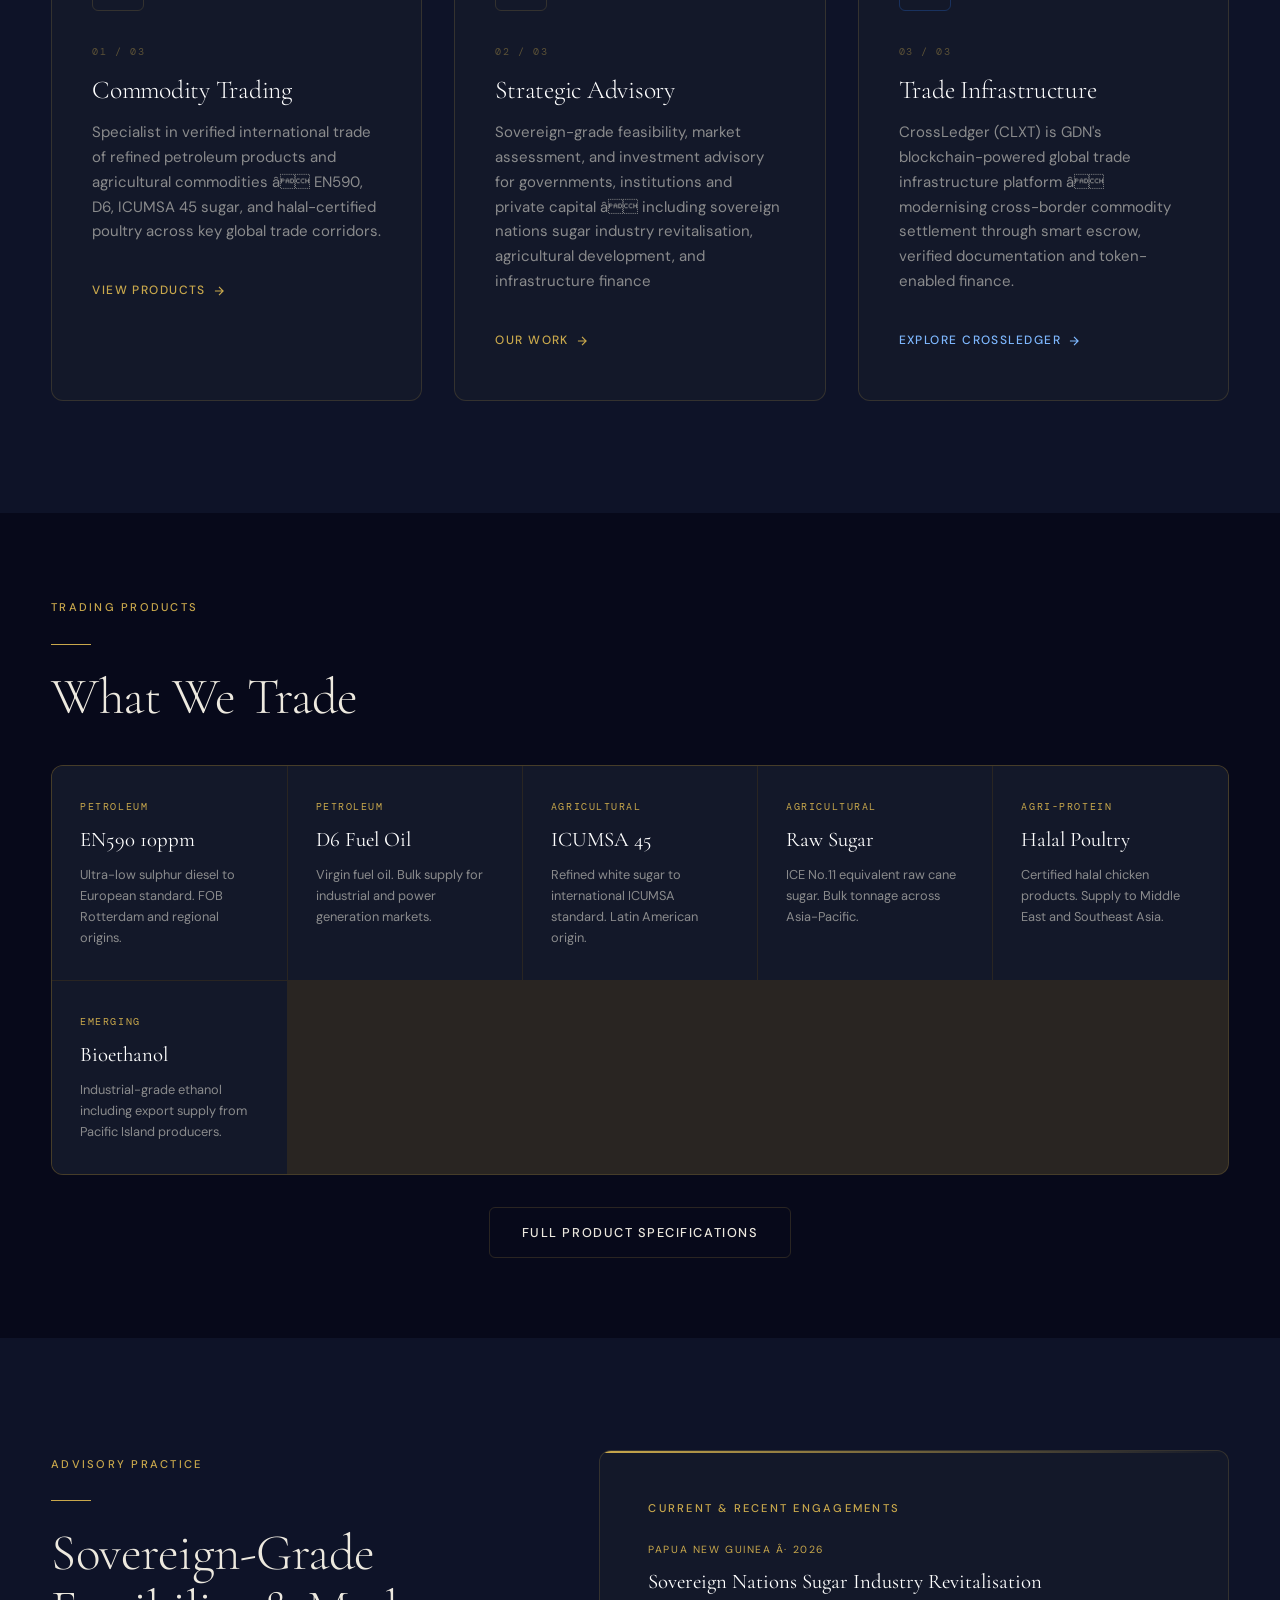
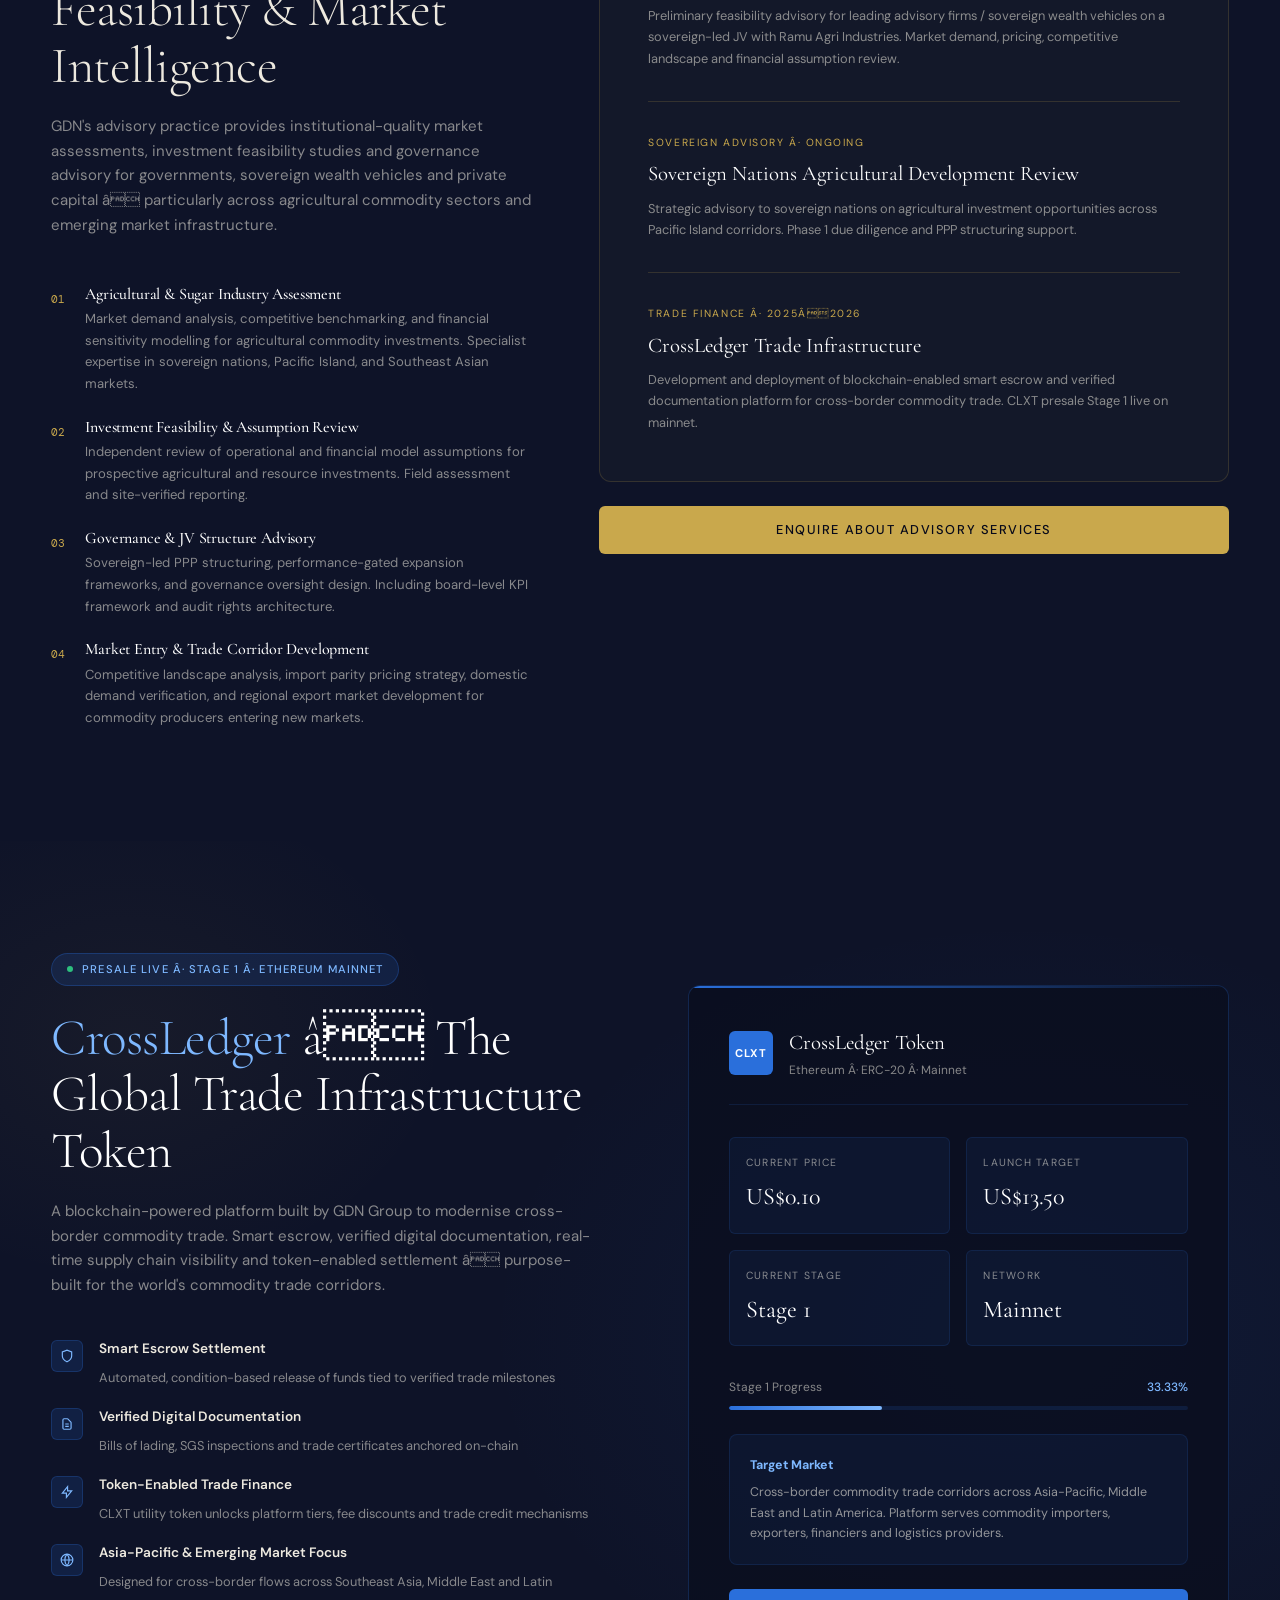
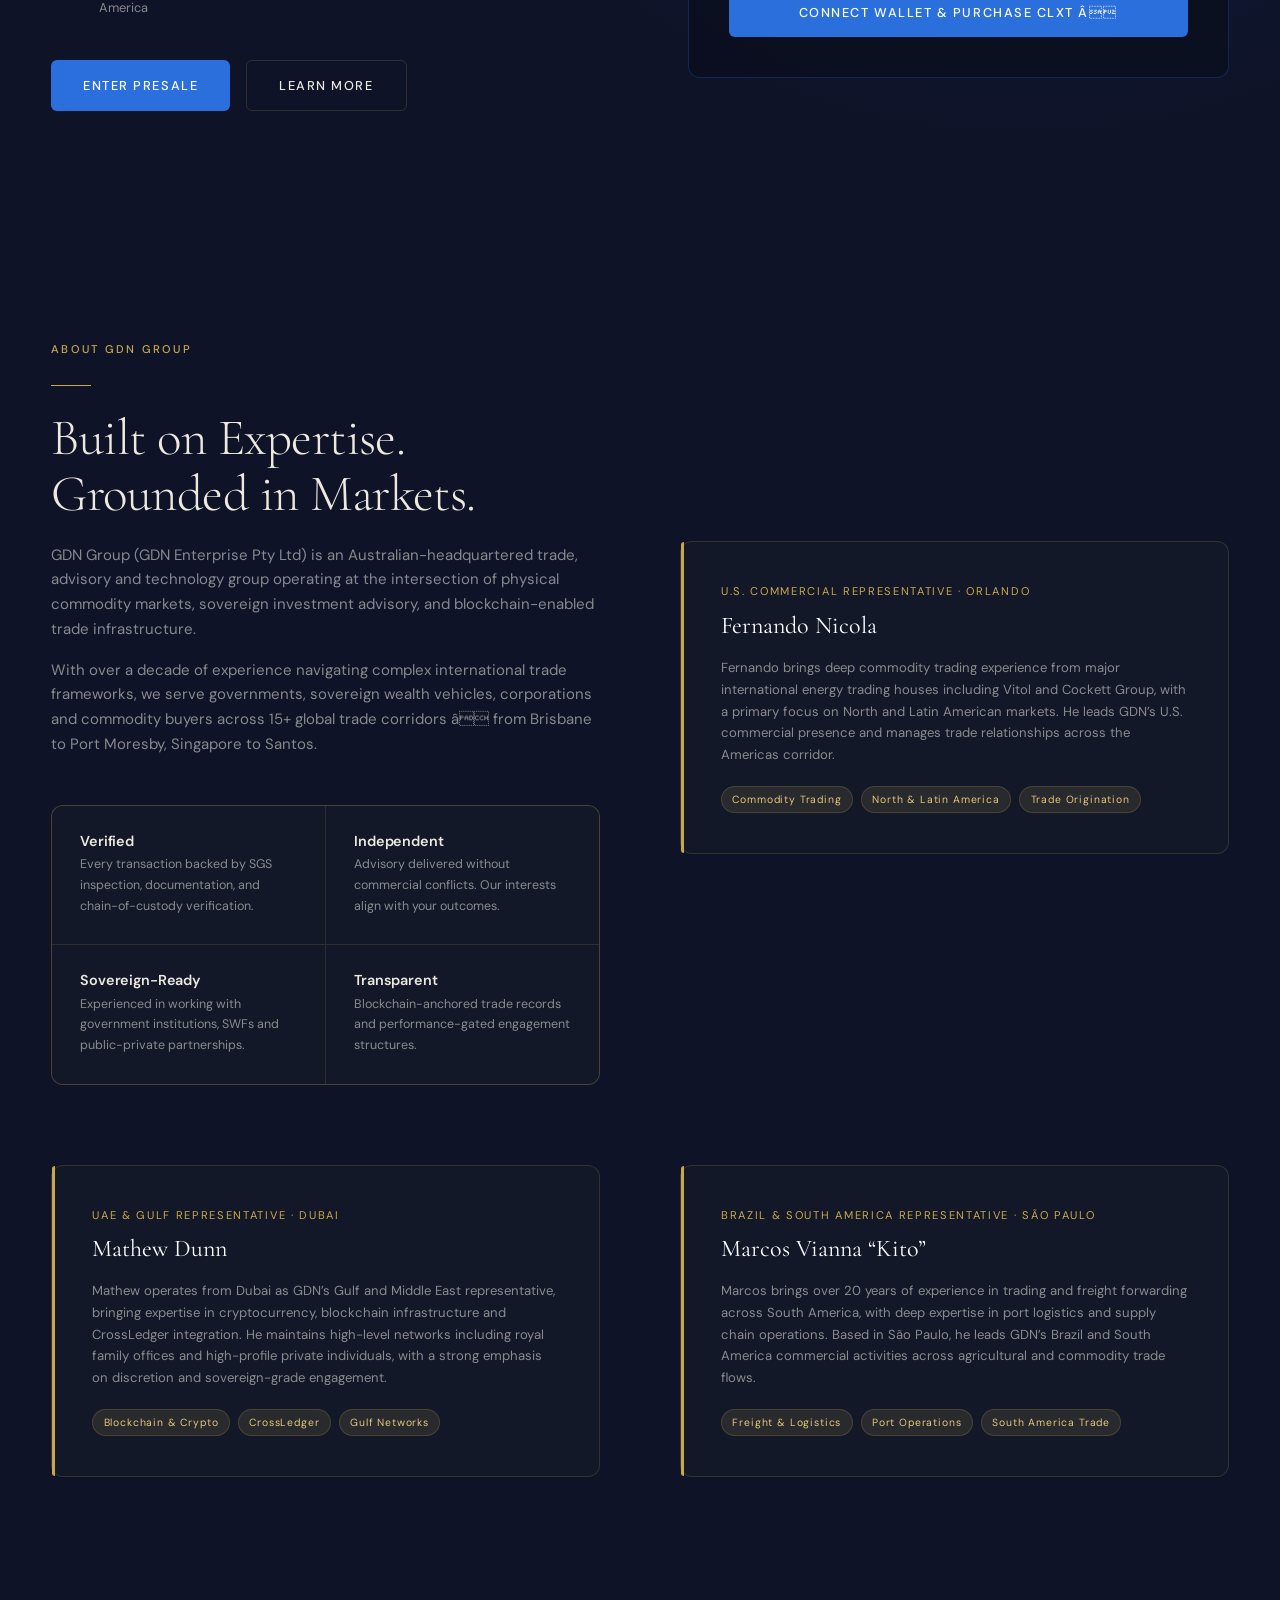
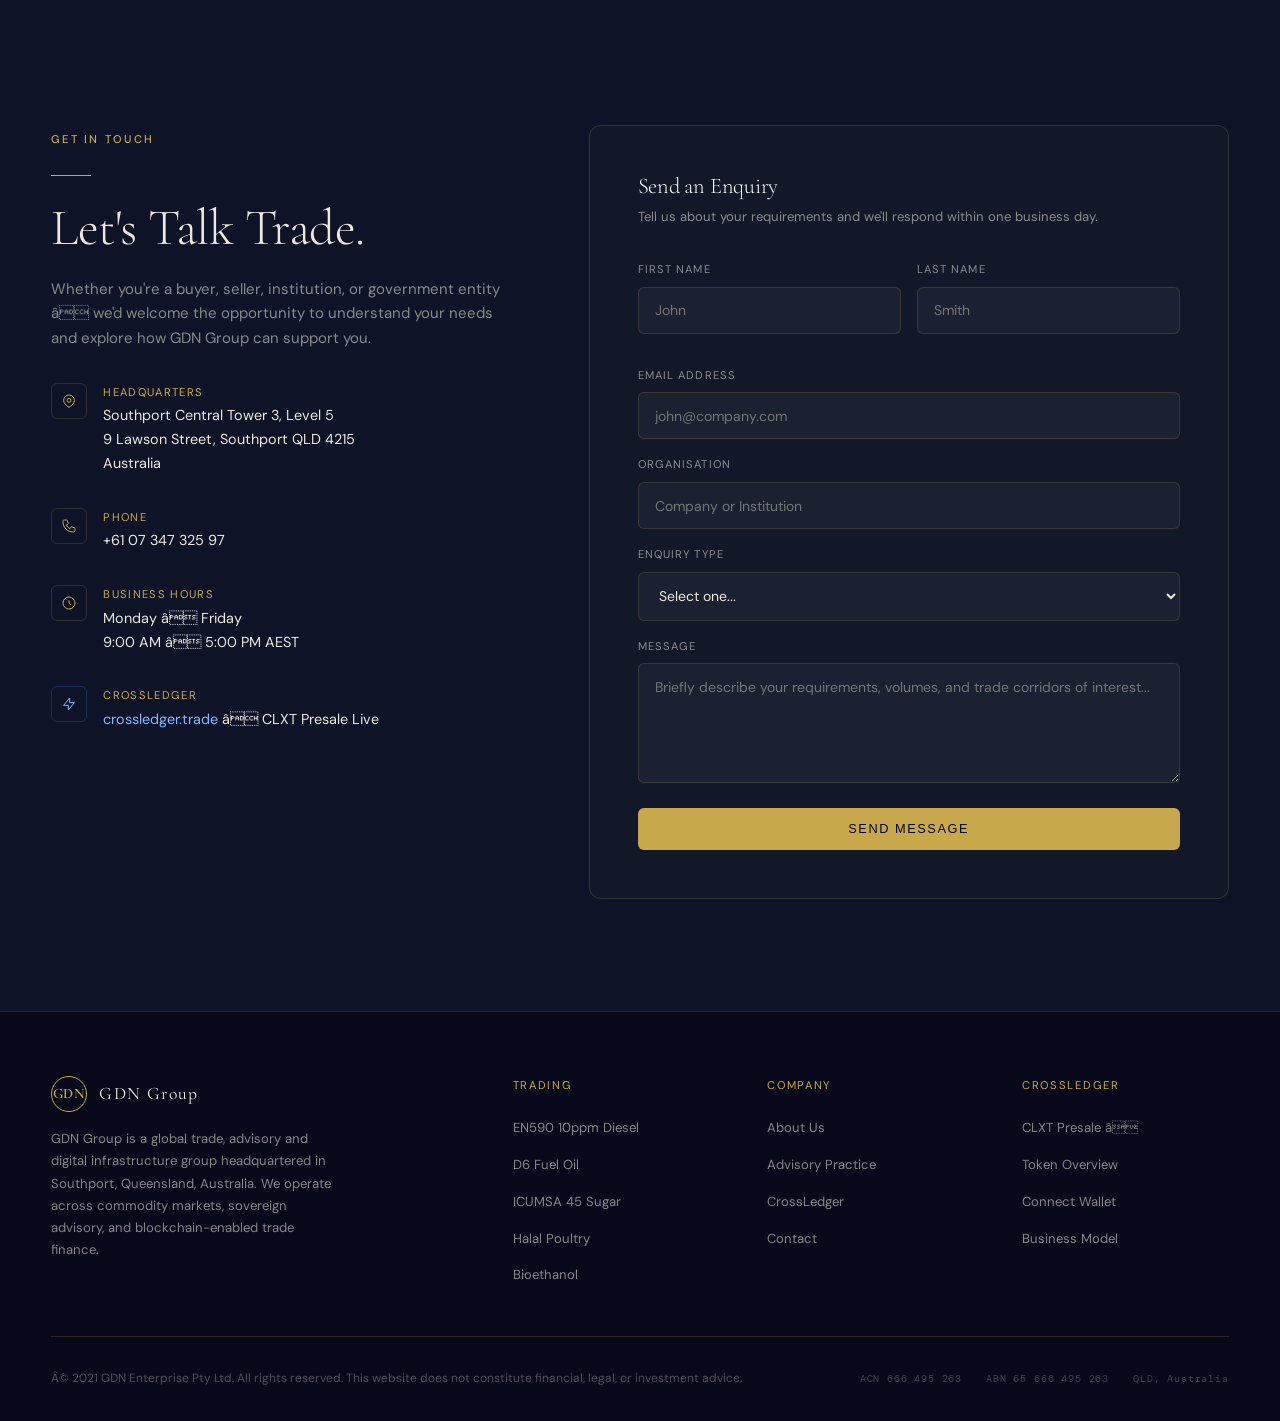
<file: index (2).html>
<!DOCTYPE html>
<!-- GDN Group Website -->
<html lang="en">
<head>
  <meta charset="UTF-8" />
  <meta name="viewport" content="width=device-width, initial-scale=1.0" />
  <title>GDN Group â Global Trade, Advisory & Digital Infrastructure</title>
  <meta name="description" content="GDN Group is a sovereign-grade international trade, advisory and digital infrastructure group operating across commodity markets, agricultural development and blockchain-enabled trade finance." />
  <link rel="stylesheet" href="css/style.css" />
  <link rel="preconnect" href="https://fonts.googleapis.com" />
  <link rel="preconnect" href="https://fonts.gstatic.com" crossorigin />
</head>
<body>

<!-- âââââââââââââââââââââââ NAV âââââââââââââââââââââââ -->
<nav class="nav">
  <div class="nav-inner">
    <a href="index.html" class="nav-logo">
      <div class="nav-logo-mark">GDN</div>
      <span class="nav-logo-text">GDN Group</span>
    </a>
    <ul class="nav-links">
      <li><a href="#trading">Trading</a></li>
      <li><a href="pages/advisory.html">Advisory</a></li>
      <li><a href="#crossledger">CrossLedger</a></li>
      <li><a href="#about">About</a></li>
      <li><a href="pages/trading.html">Products</a></li>
      <li><a href="#contact" class="nav-cta">Contact Us</a></li>
    </ul>
    <button class="nav-mobile-toggle" aria-label="Menu">
      <span></span><span></span><span></span>
    </button>
  </div>
</nav>

<!-- âââââââââââââââââââââââ HERO ââââââââââââââââââââââ -->
<section class="hero" id="home">
  <div class="hero-bg"></div>
  <div class="hero-grid"></div>
  <div class="container">
    <div class="hero-inner">
      <div class="hero-content">
        <div class="hero-eyebrow fade-up">
          <div class="hero-eyebrow-line"></div>
          <span class="label">Global Trade Group Â· Est. Australia</span>
        </div>
        <h1 class="fade-up fade-up-delay-1">
          Trade. <em>Advisory.</em><br>Infrastructure.
        </h1>
        <p class="hero-desc fade-up fade-up-delay-2">
          GDN Group bridges commodity markets, sovereign advisory, and blockchain-enabled trade finance â connecting governments, corporations and buyers across the Asia-Pacific, Middle East and Latin America.
        </p>
        <div class="hero-actions fade-up fade-up-delay-3">
          <a href="#trading" class="btn btn-gold">Our Capabilities</a>
          <a href="#contact" class="btn btn-outline">Get in Touch</a>
        </div>
      </div>
      <div class="hero-stats fade-up fade-up-delay-2">
        <div class="hero-stat">
          <div class="hero-stat-num">10<span>+</span></div>
          <div class="hero-stat-label">Years in Global Trade</div>
        </div>
        <div class="hero-stat">
          <div class="hero-stat-num">3</div>
          <div class="hero-stat-label">Core Business Pillars</div>
        </div>
        <div class="hero-stat">
          <div class="hero-stat-num">15<span>+</span></div>
          <div class="hero-stat-label">Trade Corridors Served</div>
        </div>
        <div class="hero-stat">
          <div class="hero-stat-num">$<span>29M</span></div>
          <div class="hero-stat-label">FX Savings Modelled for Sovereign Nations</div>
        </div>
      </div>
    </div>
  </div>
</section>

<!-- âââââââââââââââââââ MARKETS TICKER ââââââââââââââââ -->
<div class="markets-section">
  <div class="container">
    <div class="ticker-wrap">
      <div class="ticker-content">
        <div class="market-item"><div class="market-dot"></div><span class="market-name">Australia</span></div>
        <div class="market-item"><div class="market-dot"></div><span class="market-name">Papua New Guinea</span></div>
        <div class="market-item"><div class="market-dot"></div><span class="market-name">Middle East</span></div>
        <div class="market-item"><div class="market-dot"></div><span class="market-name">Latin America</span></div>
        <div class="market-item"><div class="market-dot"></div><span class="market-name">South Korea</span></div>
        <div class="market-item"><div class="market-dot"></div><span class="market-name">Singapore</span></div>
        <div class="market-item"><div class="market-dot"></div><span class="market-name">Indonesia</span></div>
        <div class="market-item"><div class="market-dot"></div><span class="market-name">Japan</span></div>
        <div class="market-item"><div class="market-dot"></div><span class="market-name">China</span></div>
        <div class="market-item"><div class="market-dot"></div><span class="market-name">Africa</span></div>
        <!-- Duplicate for seamless loop -->
        <div class="market-item"><div class="market-dot"></div><span class="market-name">Australia</span></div>
        <div class="market-item"><div class="market-dot"></div><span class="market-name">Papua New Guinea</span></div>
        <div class="market-item"><div class="market-dot"></div><span class="market-name">Middle East</span></div>
        <div class="market-item"><div class="market-dot"></div><span class="market-name">Latin America</span></div>
        <div class="market-item"><div class="market-dot"></div><span class="market-name">South Korea</span></div>
        <div class="market-item"><div class="market-dot"></div><span class="market-name">Singapore</span></div>
        <div class="market-item"><div class="market-dot"></div><span class="market-name">Indonesia</span></div>
        <div class="market-item"><div class="market-dot"></div><span class="market-name">Japan</span></div>
        <div class="market-item"><div class="market-dot"></div><span class="market-name">China</span></div>
        <div class="market-item"><div class="market-dot"></div><span class="market-name">Africa</span></div>
      </div>
    </div>
  </div>
</div>

<!-- âââââââââââââââââââ THREE PILLARS ââââââââââââââââ -->
<section class="pillars" id="trading">
  <div class="container">
    <div class="section-header center fade-up">
      <span class="label">What We Do</span>
      <div class="gold-line"></div>
      <h2>Three Pillars.<br>One Group.</h2>
      <p style="max-width:540px; margin-top:1rem;">From physical commodity flows to sovereign-level advisory and blockchain trade infrastructure â GDN operates across the full trade value chain.</p>
    </div>

    <div class="grid-3">
      <div class="pillar-card fade-up">
        <div class="pillar-icon">
          <svg width="22" height="22" viewBox="0 0 24 24" fill="none" stroke="currentColor" stroke-width="1.5">
            <path d="M3 7h18M3 12h18M3 17h18"/>
          </svg>
        </div>
        <span class="pillar-num">01 / 03</span>
        <h3>Commodity Trading</h3>
        <p>Specialist in verified international trade of refined petroleum products and agricultural commodities â EN590, D6, ICUMSA 45 sugar, and halal-certified poultry across key global trade corridors.</p>
        <a href="pages/trading.html" class="pillar-link">
          View Products
          <svg width="14" height="14" viewBox="0 0 24 24" fill="none" stroke="currentColor" stroke-width="2"><path d="M5 12h14M12 5l7 7-7 7"/></svg>
        </a>
      </div>

      <div class="pillar-card fade-up fade-up-delay-1">
        <div class="pillar-icon">
          <svg width="22" height="22" viewBox="0 0 24 24" fill="none" stroke="currentColor" stroke-width="1.5">
            <path d="M9 12l2 2 4-4M7.835 4.697a3.42 3.42 0 001.946-.806 3.42 3.42 0 014.438 0 3.42 3.42 0 001.946.806 3.42 3.42 0 013.138 3.138 3.42 3.42 0 00.806 1.946 3.42 3.42 0 010 4.438 3.42 3.42 0 00-.806 1.946 3.42 3.42 0 01-3.138 3.138 3.42 3.42 0 00-1.946.806 3.42 3.42 0 01-4.438 0 3.42 3.42 0 00-1.946-.806 3.42 3.42 0 01-3.138-3.138 3.42 3.42 0 00-.806-1.946 3.42 3.42 0 010-4.438 3.42 3.42 0 00.806-1.946 3.42 3.42 0 013.138-3.138z"/>
          </svg>
        </div>
        <span class="pillar-num">02 / 03</span>
        <h3>Strategic Advisory</h3>
        <p>Sovereign-grade feasibility, market assessment, and investment advisory for governments, institutions and private capital â including sovereign nations sugar industry revitalisation, agricultural development, and infrastructure finance</p>
        <a href="pages/advisory.html" class="pillar-link">
          Our Work
          <svg width="14" height="14" viewBox="0 0 24 24" fill="none" stroke="currentColor" stroke-width="2"><path d="M5 12h14M12 5l7 7-7 7"/></svg>
        </a>
      </div>

      <div class="pillar-card fade-up fade-up-delay-2">
        <div class="pillar-icon" style="border-color: rgba(42,111,219,0.3); color: #7EB8FF;">
          <svg width="22" height="22" viewBox="0 0 24 24" fill="none" stroke="currentColor" stroke-width="1.5">
            <path d="M13 10V3L4 14h7v7l9-11h-7z"/>
          </svg>
        </div>
        <span class="pillar-num">03 / 03</span>
        <h3>Trade Infrastructure</h3>
        <p>CrossLedger (CLXT) is GDN's blockchain-powered global trade infrastructure platform â modernising cross-border commodity settlement through smart escrow, verified documentation and token-enabled finance.</p>
        <a href="#crossledger" class="pillar-link" style="color:#7EB8FF;">
          Explore CrossLedger
          <svg width="14" height="14" viewBox="0 0 24 24" fill="none" stroke="currentColor" stroke-width="2"><path d="M5 12h14M12 5l7 7-7 7"/></svg>
        </a>
      </div>
    </div>
  </div>
</section>

<!-- âââââââââââââââââââ COMMODITIES âââââââââââââââââââ -->
<section style="padding: 5rem 0;">
  <div class="container">
    <div class="section-header fade-up" style="margin-bottom:2.5rem;">
      <span class="label">Trading Products</span>
      <div class="gold-line"></div>
      <h2>What We Trade</h2>
    </div>
    <div class="commodity-grid fade-up">
      <div class="commodity-item">
        <div class="commodity-tag">Petroleum</div>
        <div class="commodity-name">EN590 10ppm</div>
        <div class="commodity-desc">Ultra-low sulphur diesel to European standard. FOB Rotterdam and regional origins.</div>
      </div>
      <div class="commodity-item">
        <div class="commodity-tag">Petroleum</div>
        <div class="commodity-name">D6 Fuel Oil</div>
        <div class="commodity-desc">Virgin fuel oil. Bulk supply for industrial and power generation markets.</div>
      </div>
      <div class="commodity-item">
        <div class="commodity-tag">Agricultural</div>
        <div class="commodity-name">ICUMSA 45</div>
        <div class="commodity-desc">Refined white sugar to international ICUMSA standard. Latin American origin.</div>
      </div>
      <div class="commodity-item">
        <div class="commodity-tag">Agricultural</div>
        <div class="commodity-name">Raw Sugar</div>
        <div class="commodity-desc">ICE No.11 equivalent raw cane sugar. Bulk tonnage across Asia-Pacific.</div>
      </div>
      <div class="commodity-item">
        <div class="commodity-tag">Agri-Protein</div>
        <div class="commodity-name">Halal Poultry</div>
        <div class="commodity-desc">Certified halal chicken products. Supply to Middle East and Southeast Asia.</div>
      </div>
      <div class="commodity-item">
        <div class="commodity-tag">Emerging</div>
        <div class="commodity-name">Bioethanol</div>
        <div class="commodity-desc">Industrial-grade ethanol including export supply from Pacific Island producers.</div>
      </div>
    </div>
    <div style="margin-top:2rem; text-align:center;">
      <a href="pages/trading.html" class="btn btn-outline">Full Product Specifications</a>
    </div>
  </div>
</section>

<!-- âââââââââââââââââ ADVISORY SECTION ââââââââââââââââ -->
<section style="background: var(--navy-mid);" id="advisory">
  <div class="container">
    <div class="advisory-highlight">
      <div>
        <div class="fade-up">
          <span class="label">Advisory Practice</span>
          <div class="gold-line"></div>
          <h2>Sovereign-Grade Feasibility & Market Intelligence</h2>
          <p style="margin-top:1.25rem;">GDN's advisory practice provides institutional-quality market assessments, investment feasibility studies and governance advisory for governments, sovereign wealth vehicles and private capital â particularly across agricultural commodity sectors and emerging market infrastructure.</p>
        </div>
        <div class="advisory-services-list" style="margin-top:3rem;">
          <div class="advisory-service fade-up">
            <span class="advisory-service-num">01</span>
            <div>
              <h4>Agricultural & Sugar Industry Assessment</h4>
              <p>Market demand analysis, competitive benchmarking, and financial sensitivity modelling for agricultural commodity investments. Specialist expertise in sovereign nations, Pacific Island, and Southeast Asian markets.</p>
            </div>
          </div>
          <div class="advisory-service fade-up fade-up-delay-1">
            <span class="advisory-service-num">02</span>
            <div>
              <h4>Investment Feasibility & Assumption Review</h4>
              <p>Independent review of operational and financial model assumptions for prospective agricultural and resource investments. Field assessment and site-verified reporting.</p>
            </div>
          </div>
          <div class="advisory-service fade-up fade-up-delay-2">
            <span class="advisory-service-num">03</span>
            <div>
              <h4>Governance & JV Structure Advisory</h4>
              <p>Sovereign-led PPP structuring, performance-gated expansion frameworks, and governance oversight design. Including board-level KPI framework and audit rights architecture.</p>
            </div>
          </div>
          <div class="advisory-service fade-up fade-up-delay-3">
            <span class="advisory-service-num">04</span>
            <div>
              <h4>Market Entry & Trade Corridor Development</h4>
              <p>Competitive landscape analysis, import parity pricing strategy, domestic demand verification, and regional export market development for commodity producers entering new markets.</p>
            </div>
          </div>
        </div>
      </div>

      <div class="fade-up fade-up-delay-1">
        <div class="advisory-feature-img">
          <span class="label" style="margin-bottom:1.5rem; display:block;">Current & Recent Engagements</span>
          <div class="advisory-project">
            <div class="advisory-project-tag">Papua New Guinea Â· 2026</div>
            <div class="advisory-project-name">Sovereign Nations Sugar Industry Revitalisation</div>
            <div class="advisory-project-desc">Preliminary feasibility advisory for leading advisory firms / sovereign wealth vehicles on a sovereign-led JV with Ramu Agri Industries. Market demand, pricing, competitive landscape and financial assumption review.</div>
          </div>
          <div class="advisory-project">
            <div class="advisory-project-tag">Sovereign Advisory Â· Ongoing</div>
            <div class="advisory-project-name">Sovereign Nations Agricultural Development Review</div>
            <div class="advisory-project-desc">Strategic advisory to sovereign nations on agricultural investment opportunities across Pacific Island corridors. Phase 1 due diligence and PPP structuring support.</div>
          </div>
          <div class="advisory-project">
            <div class="advisory-project-tag">Trade Finance Â· 2025â2026</div>
            <div class="advisory-project-name">CrossLedger Trade Infrastructure</div>
            <div class="advisory-project-desc">Development and deployment of blockchain-enabled smart escrow and verified documentation platform for cross-border commodity trade. CLXT presale Stage 1 live on mainnet.</div>
          </div>
        </div>
        <div style="margin-top:1.5rem;">
          <a href="#contact" class="btn btn-gold" style="width:100%; justify-content:center;">Enquire About Advisory Services</a>
        </div>
      </div>
    </div>
  </div>
</section>

<!-- ââââââââââââââââââ CROSSLEDGER ââââââââââââââââââââ -->
<section class="clx-section" id="crossledger">
  <div class="container">
    <div class="clx-inner">
      <div>
        <div class="clx-badge fade-up">
          <div class="clx-badge-dot"></div>
          <span class="clx-badge-text">Presale Live Â· Stage 1 Â· Ethereum Mainnet</span>
        </div>
        <h2 class="fade-up fade-up-delay-1">
          <em>CrossLedger</em> â The Global Trade Infrastructure Token
        </h2>
        <p class="fade-up fade-up-delay-2" style="margin-top:1.25rem;">A blockchain-powered platform built by GDN Group to modernise cross-border commodity trade. Smart escrow, verified digital documentation, real-time supply chain visibility and token-enabled settlement â purpose-built for the world's commodity trade corridors.</p>

        <div class="clx-features fade-up fade-up-delay-2">
          <div class="clx-feature">
            <div class="clx-feature-icon">
              <svg width="14" height="14" viewBox="0 0 24 24" fill="none" stroke="currentColor" stroke-width="2"><path d="M12 22s8-4 8-10V5l-8-3-8 3v7c0 6 8 10 8 10z"/></svg>
            </div>
            <div class="clx-feature-text">
              <strong>Smart Escrow Settlement</strong>
              <span>Automated, condition-based release of funds tied to verified trade milestones</span>
            </div>
          </div>
          <div class="clx-feature">
            <div class="clx-feature-icon">
              <svg width="14" height="14" viewBox="0 0 24 24" fill="none" stroke="currentColor" stroke-width="2"><path d="M9 12h6m-6 4h6m2 5H7a2 2 0 01-2-2V5a2 2 0 012-2h5.586a1 1 0 01.707.293l5.414 5.414a1 1 0 01.293.707V19a2 2 0 01-2 2z"/></svg>
            </div>
            <div class="clx-feature-text">
              <strong>Verified Digital Documentation</strong>
              <span>Bills of lading, SGS inspections and trade certificates anchored on-chain</span>
            </div>
          </div>
          <div class="clx-feature">
            <div class="clx-feature-icon">
              <svg width="14" height="14" viewBox="0 0 24 24" fill="none" stroke="currentColor" stroke-width="2"><path d="M13 10V3L4 14h7v7l9-11h-7z"/></svg>
            </div>
            <div class="clx-feature-text">
              <strong>Token-Enabled Trade Finance</strong>
              <span>CLXT utility token unlocks platform tiers, fee discounts and trade credit mechanisms</span>
            </div>
          </div>
          <div class="clx-feature">
            <div class="clx-feature-icon">
              <svg width="14" height="14" viewBox="0 0 24 24" fill="none" stroke="currentColor" stroke-width="2"><circle cx="12" cy="12" r="10"/><path d="M2 12h20M12 2a15.3 15.3 0 010 20M12 2a15.3 15.3 0 000 20"/></svg>
            </div>
            <div class="clx-feature-text">
              <strong>Asia-Pacific & Emerging Market Focus</strong>
              <span>Designed for cross-border flows across Southeast Asia, Middle East and Latin America</span>
            </div>
          </div>
        </div>

        <div style="display:flex; gap:1rem; margin-top:2.5rem;" class="fade-up fade-up-delay-3">
          <a href="https://crossledger.trade" target="_blank" class="btn btn-clx">Enter Presale</a>
          <a href="pages/crossledger.html" class="btn btn-outline">Learn More</a>
        </div>
      </div>

      <div class="clx-token-card fade-up fade-up-delay-2">
        <div class="clx-token-header">
          <div class="clx-logo-box">CLXT</div>
          <div>
            <div class="clx-token-name">CrossLedger Token</div>
            <div class="clx-token-sub">Ethereum Â· ERC-20 Â· Mainnet</div>
          </div>
        </div>
        <div class="clx-metrics">
          <div class="clx-metric">
            <div class="clx-metric-label">Current Price</div>
            <div class="clx-metric-val">US$0.10</div>
          </div>
          <div class="clx-metric">
            <div class="clx-metric-label">Launch Target</div>
            <div class="clx-metric-val">US$13.50</div>
          </div>
          <div class="clx-metric">
            <div class="clx-metric-label">Current Stage</div>
            <div class="clx-metric-val">Stage 1</div>
          </div>
          <div class="clx-metric">
            <div class="clx-metric-label">Network</div>
            <div class="clx-metric-val">Mainnet</div>
          </div>
        </div>
        <div class="clx-progress-wrap">
          <div class="clx-progress-label">
            <span>Stage 1 Progress</span>
            <span style="color:#7EB8FF; font-weight:500;">33.33%</span>
          </div>
          <div class="clx-progress-bar">
            <div class="clx-progress-fill"></div>
          </div>
        </div>
        <div style="background: rgba(42,111,219,0.08); border:1px solid rgba(42,111,219,0.15); border-radius:8px; padding:1.25rem; font-size:0.78rem; color: rgba(237,233,223,0.6);">
          <strong style="color:#7EB8FF; display:block; margin-bottom:0.4rem;">Target Market</strong>
          Cross-border commodity trade corridors across Asia-Pacific, Middle East and Latin America. Platform serves commodity importers, exporters, financiers and logistics providers.
        </div>
        <a href="https://crossledger.trade" target="_blank" class="btn btn-clx" style="width:100%; justify-content:center; margin-top:1.5rem;">
          Connect Wallet & Purchase CLXT â
        </a>
      </div>
    </div>
  </div>
</section>

<!-- âââââââââââââââââââââââ ABOUT ââââââââââââââââââââââ -->
<section class="about-section" id="about">
  <div class="container">
    <div class="about-inner">
      <div>
        <div class="fade-up">
          <span class="label">About GDN Group</span>
          <div class="gold-line"></div>
          <h2>Built on Expertise. Grounded in Markets.</h2>
          <p style="margin-top:1.25rem;">GDN Group (GDN Enterprise Pty Ltd) is an Australian-headquartered trade, advisory and technology group operating at the intersection of physical commodity markets, sovereign investment advisory, and blockchain-enabled trade infrastructure.</p>
          <p style="margin-top:1rem;">With over a decade of experience navigating complex international trade frameworks, we serve governments, sovereign wealth vehicles, corporations and commodity buyers across 15+ global trade corridors â from Brisbane to Port Moresby, Singapore to Santos.</p>
        </div>
        <div class="about-values fade-up fade-up-delay-1">
          <div class="about-value">
            <h4>Verified</h4>
            <p>Every transaction backed by SGS inspection, documentation, and chain-of-custody verification.</p>
          </div>
          <div class="about-value">
            <h4>Independent</h4>
            <p>Advisory delivered without commercial conflicts. Our interests align with your outcomes.</p>
          </div>
          <div class="about-value">
            <h4>Sovereign-Ready</h4>
            <p>Experienced in working with government institutions, SWFs and public-private partnerships.</p>
          </div>
          <div class="about-value">
            <h4>Transparent</h4>
            <p>Blockchain-anchored trade records and performance-gated engagement structures.</p>
          </div>
        </div>
      </div>

      <div>
        <div class="team-card fade-up fade-up-delay-1">
          <div class="team-role">U.S. Commercial Representative &middot; Orlando</div>
          <div class="team-name">Fernando Nicola</div>
          <p class="team-bio">Fernando brings deep commodity trading experience from major international energy trading houses including Vitol and Cockett Group, with a primary focus on North and Latin American markets. He leads GDN’s U.S. commercial presence and manages trade relationships across the Americas corridor.</p>
          <div class="team-credentials">
            <span class="credential-tag">Commodity Trading</span>
            <span class="credential-tag">North &amp; Latin America</span>
            <span class="credential-tag">Trade Origination</span>
          </div>
        </div>
      </div>

      <div>
        <div class="team-card fade-up fade-up-delay-2">
          <div class="team-role">UAE &amp; Gulf Representative &middot; Dubai</div>
          <div class="team-name">Mathew Dunn</div>
          <p class="team-bio">Mathew operates from Dubai as GDN’s Gulf and Middle East representative, bringing expertise in cryptocurrency, blockchain infrastructure and CrossLedger integration. He maintains high-level networks including royal family offices and high-profile private individuals, with a strong emphasis on discretion and sovereign-grade engagement.</p>
          <div class="team-credentials">
            <span class="credential-tag">Blockchain &amp; Crypto</span>
            <span class="credential-tag">CrossLedger</span>
            <span class="credential-tag">Gulf Networks</span>
          </div>
        </div>
      </div>

      <div>
        <div class="team-card fade-up fade-up-delay-3">
          <div class="team-role">Brazil &amp; South America Representative &middot; São Paulo</div>
          <div class="team-name">Marcos Vianna “Kito”</div>
          <p class="team-bio">Marcos brings over 20 years of experience in trading and freight forwarding across South America, with deep expertise in port logistics and supply chain operations. Based in São Paulo, he leads GDN’s Brazil and South America commercial activities across agricultural and commodity trade flows.</p>
          <div class="team-credentials">
            <span class="credential-tag">Freight &amp; Logistics</span>
            <span class="credential-tag">Port Operations</span>
            <span class="credential-tag">South America Trade</span>
          </div>
        </div>
      </div>
    </div>
    </div>
  </div>
</section>

<!-- âââââââââââââââââââ CONTACT ââââââââââââââââââââ -->
<section id="contact" class="contact-section">
  <div class="container">
    <div class="contact-grid">
      <div>
        <div class="fade-up">
          <span class="label">Get in Touch</span>
          <div class="gold-line"></div>
          <h2>Let's Talk Trade.</h2>
          <p style="margin-top:1.25rem;">Whether you're a buyer, seller, institution, or government entity â we'd welcome the opportunity to understand your needs and explore how GDN Group can support you.</p>
        </div>
        <div class="contact-info">
          <div class="contact-item fade-up">
            <div class="contact-icon">
              <svg width="16" height="16" viewBox="0 0 24 24" fill="none" stroke="currentColor" stroke-width="1.5"><path d="M17.657 16.657L13.414 20.9a1.998 1.998 0 01-2.827 0l-4.244-4.243a8 8 0 1111.314 0z"/><path d="M15 11a3 3 0 11-6 0 3 3 0 016 0z"/></svg>
            </div>
            <div>
              <div class="contact-item-label">Headquarters</div>
              <div class="contact-item-val">Southport Central Tower 3, Level 5<br>9 Lawson Street, Southport QLD 4215<br>Australia</div>
            </div>
          </div>
          <div class="contact-item fade-up fade-up-delay-1">
            <div class="contact-icon">
              <svg width="16" height="16" viewBox="0 0 24 24" fill="none" stroke="currentColor" stroke-width="1.5"><path d="M3 5a2 2 0 012-2h3.28a1 1 0 01.948.684l1.498 4.493a1 1 0 01-.502 1.21l-2.257 1.13a11.042 11.042 0 005.516 5.516l1.13-2.257a1 1 0 011.21-.502l4.493 1.498a1 1 0 01.684.949V19a2 2 0 01-2 2h-1C9.716 21 3 14.284 3 6V5z"/></svg>
            </div>
            <div>
              <div class="contact-item-label">Phone</div>
              <div class="contact-item-val">+61 07 347 325 97</div>
            </div>
          </div>
          <div class="contact-item fade-up fade-up-delay-2">
            <div class="contact-icon">
              <svg width="16" height="16" viewBox="0 0 24 24" fill="none" stroke="currentColor" stroke-width="1.5"><path d="M12 8v4l3 3m6-3a9 9 0 11-18 0 9 9 0 0118 0z"/></svg>
            </div>
            <div>
              <div class="contact-item-label">Business Hours</div>
              <div class="contact-item-val">Monday â Friday<br>9:00 AM â 5:00 PM AEST</div>
            </div>
          </div>
          <div class="contact-item fade-up fade-up-delay-3">
            <div class="contact-icon" style="border-color: rgba(42,111,219,0.3); color:#7EB8FF;">
              <svg width="16" height="16" viewBox="0 0 24 24" fill="none" stroke="currentColor" stroke-width="1.5"><path d="M13 10V3L4 14h7v7l9-11h-7z"/></svg>
            </div>
            <div>
              <div class="contact-item-label">CrossLedger</div>
              <div class="contact-item-val"><a href="https://crossledger.trade" target="_blank" style="color:#7EB8FF;">crossledger.trade</a> â CLXT Presale Live</div>
            </div>
          </div>
        </div>
      </div>

      <div class="contact-form fade-up fade-up-delay-1">
        <h3 style="color:white; font-size:1.4rem; margin-bottom:0.5rem;">Send an Enquiry</h3>
        <p style="font-size:0.82rem; margin-bottom:2rem;">Tell us about your requirements and we'll respond within one business day.</p>
        <form id="contact-form">
          <div class="form-row">
            <div class="form-group">
              <label>First Name</label>
              <input type="text" placeholder="John" required />
            </div>
            <div class="form-group">
              <label>Last Name</label>
              <input type="text" placeholder="Smith" required />
            </div>
          </div>
          <div class="form-group">
            <label>Email Address</label>
            <input type="email" placeholder="john@company.com" required />
          </div>
          <div class="form-group">
            <label>Organisation</label>
            <input type="text" placeholder="Company or Institution" />
          </div>
          <div class="form-group">
            <label>Enquiry Type</label>
            <select>
              <option value="">Select one...</option>
              <option>Commodity Trading â EN590 / D6 Petroleum</option>
              <option>Commodity Trading â ICUMSA 45 Sugar</option>
              <option>Commodity Trading â Other</option>
              <option>Strategic Advisory</option>
              <option>CrossLedger / CLXT</option>
              <option>General Enquiry</option>
            </select>
          </div>
          <div class="form-group">
            <label>Message</label>
            <textarea placeholder="Briefly describe your requirements, volumes, and trade corridors of interest..."></textarea>
          </div>
          <button type="submit" class="btn btn-gold" style="width:100%; justify-content:center;">Send Message</button>
        </form>
      </div>
    </div>
  </div>
</section>

<!-- âââââââââââââââââââ FOOTER ââââââââââââââââââââ -->
<footer class="footer">
  <div class="container">
    <div class="footer-grid">
      <div class="footer-brand">
        <a href="index.html" class="nav-logo" style="display:inline-flex;">
          <div class="nav-logo-mark">GDN</div>
          <span class="nav-logo-text">GDN Group</span>
        </a>
        <p>GDN Group is a global trade, advisory and digital infrastructure group headquartered in Southport, Queensland, Australia. We operate across commodity markets, sovereign advisory, and blockchain-enabled trade finance.</p>
      </div>

      <div>
        <div class="footer-heading">Trading</div>
        <ul class="footer-links">
          <li><a href="pages/trading.html">EN590 10ppm Diesel</a></li>
          <li><a href="pages/trading.html">D6 Fuel Oil</a></li>
          <li><a href="pages/trading.html">ICUMSA 45 Sugar</a></li>
          <li><a href="pages/trading.html">Halal Poultry</a></li>
          <li><a href="pages/trading.html">Bioethanol</a></li>
        </ul>
      </div>

      <div>
        <div class="footer-heading">Company</div>
        <ul class="footer-links">
          <li><a href="#about">About Us</a></li>
          <li><a href="#advisory">Advisory Practice</a></li>
          <li><a href="pages/crossledger.html">CrossLedger</a></li>
          <li><a href="#contact">Contact</a></li>
        </ul>
      </div>

      <div>
        <div class="footer-heading">CrossLedger</div>
        <ul class="footer-links">
          <li><a href="https://crossledger.trade" target="_blank">CLXT Presale â</a></li>
          <li><a href="pages/crossledger.html">Token Overview</a></li>
          <li><a href="https://crossledger.trade" target="_blank">Connect Wallet</a></li>
          <li><a href="pages/crossledger.html">Business Model</a></li>
        </ul>
      </div>
    </div>

    <div class="footer-bottom">
      <div class="footer-legal">
        Â© 2021 GDN Enterprise Pty Ltd. All rights reserved. This website does not constitute financial, legal, or investment advice.
      </div>
      <div class="footer-reg">
        <span>ACN 666 495 263</span>
        <span>ABN 65 666 495 263</span>
        <span>QLD, Australia</span>
      </div>
    </div>
  </div>
</footer>

<script src="js/main.js"></script>
</body>
</html>
</file>
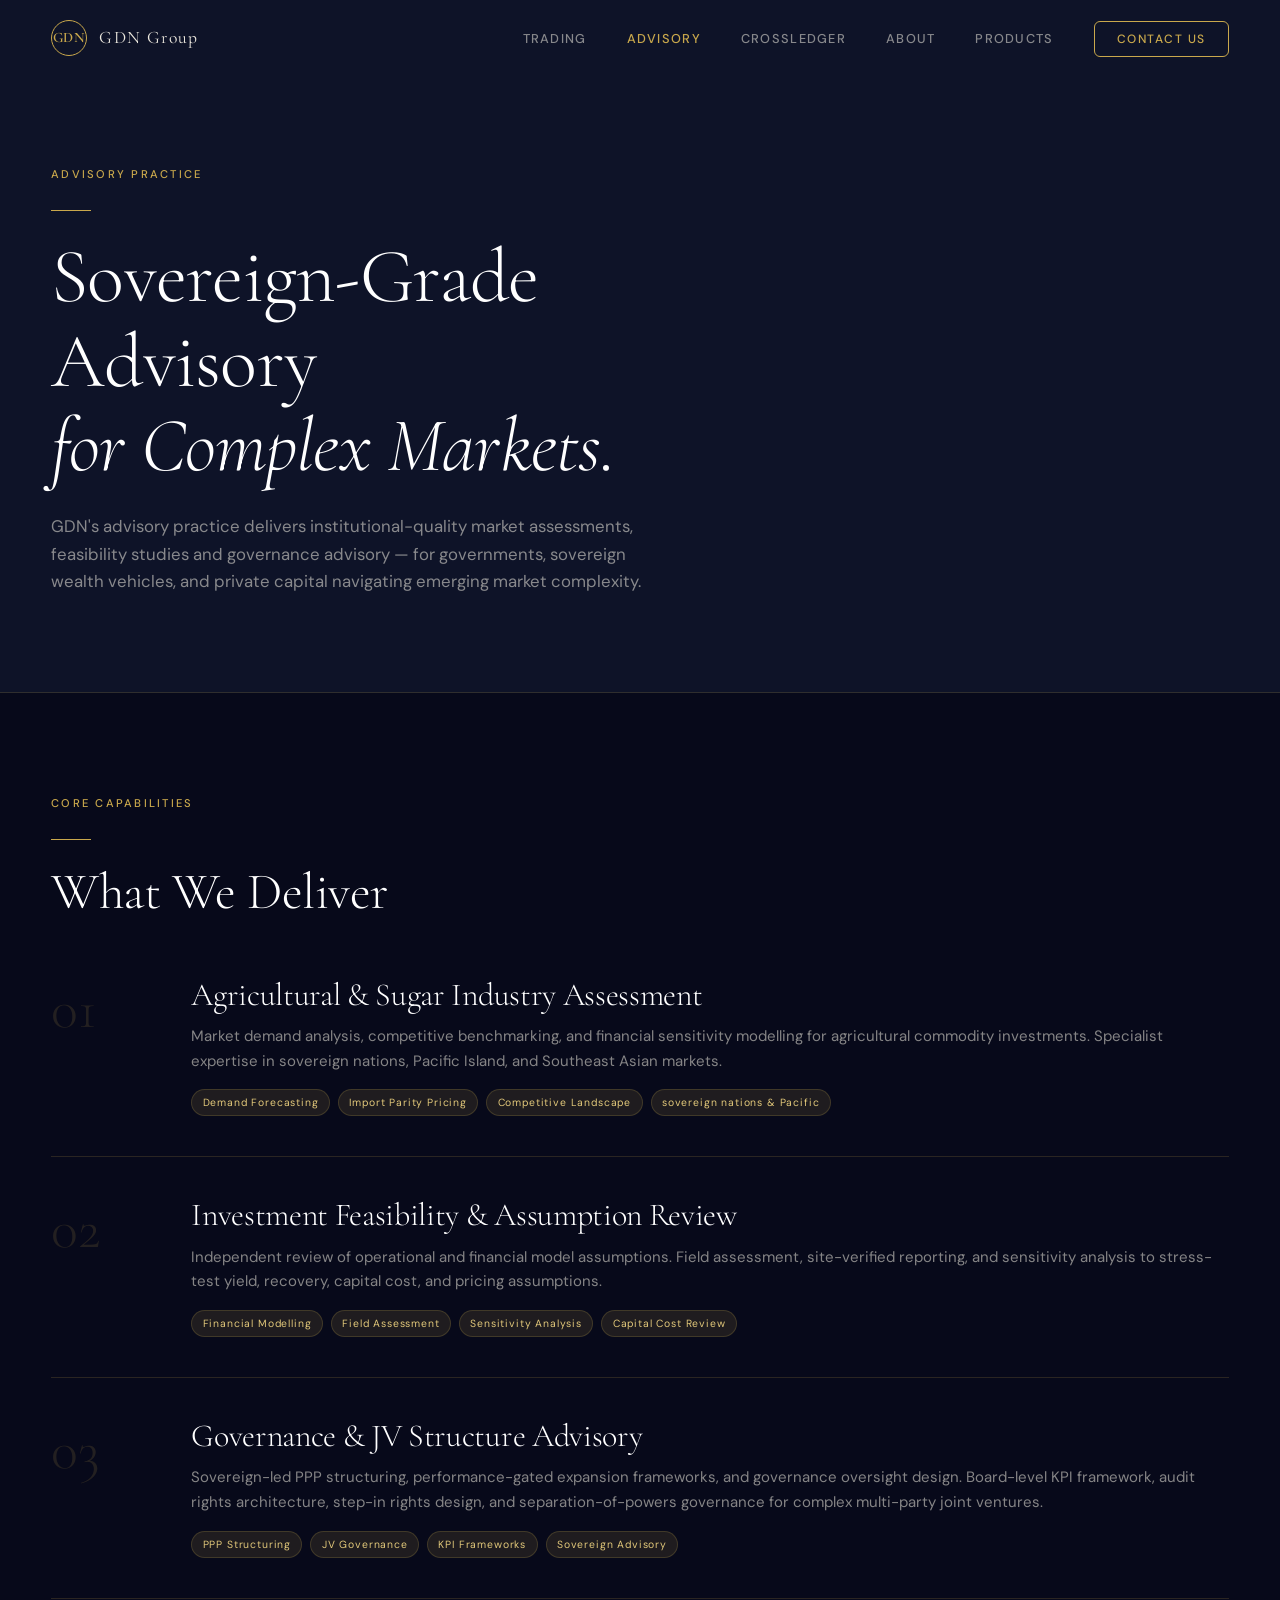
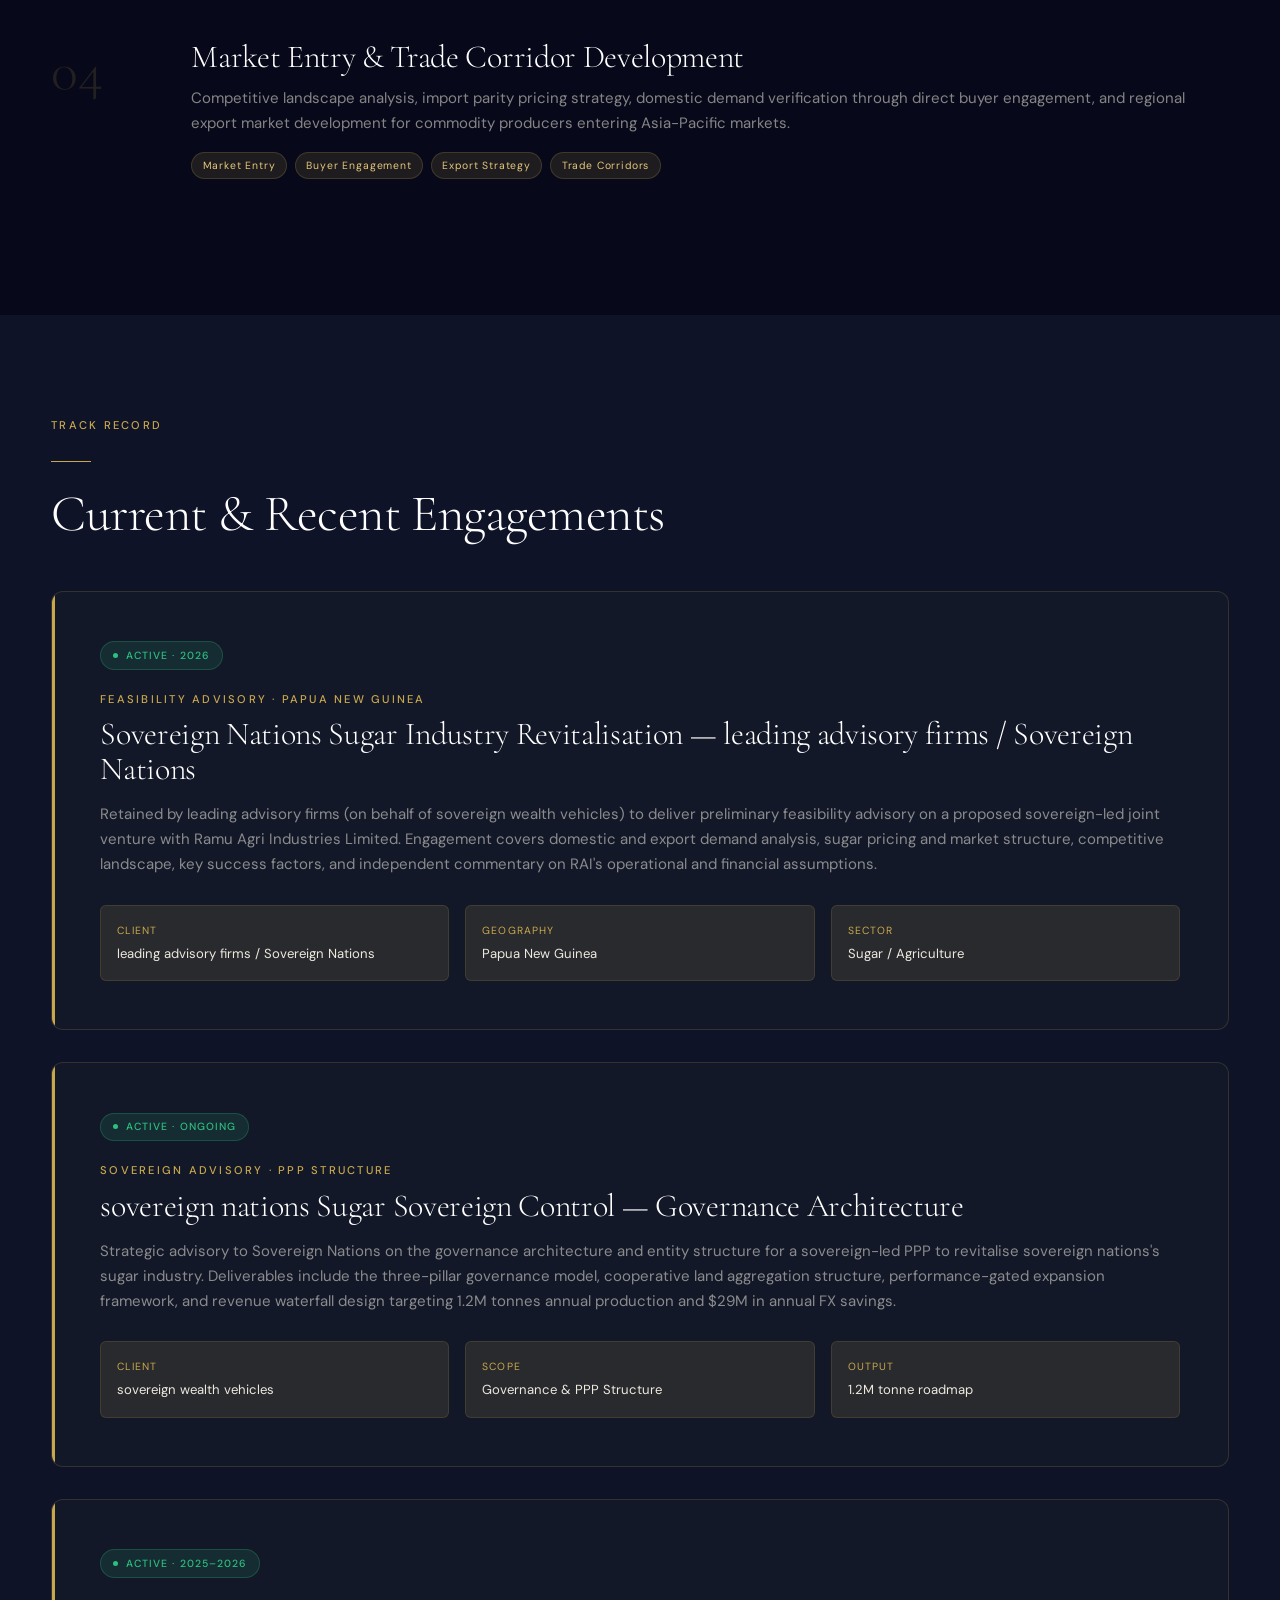
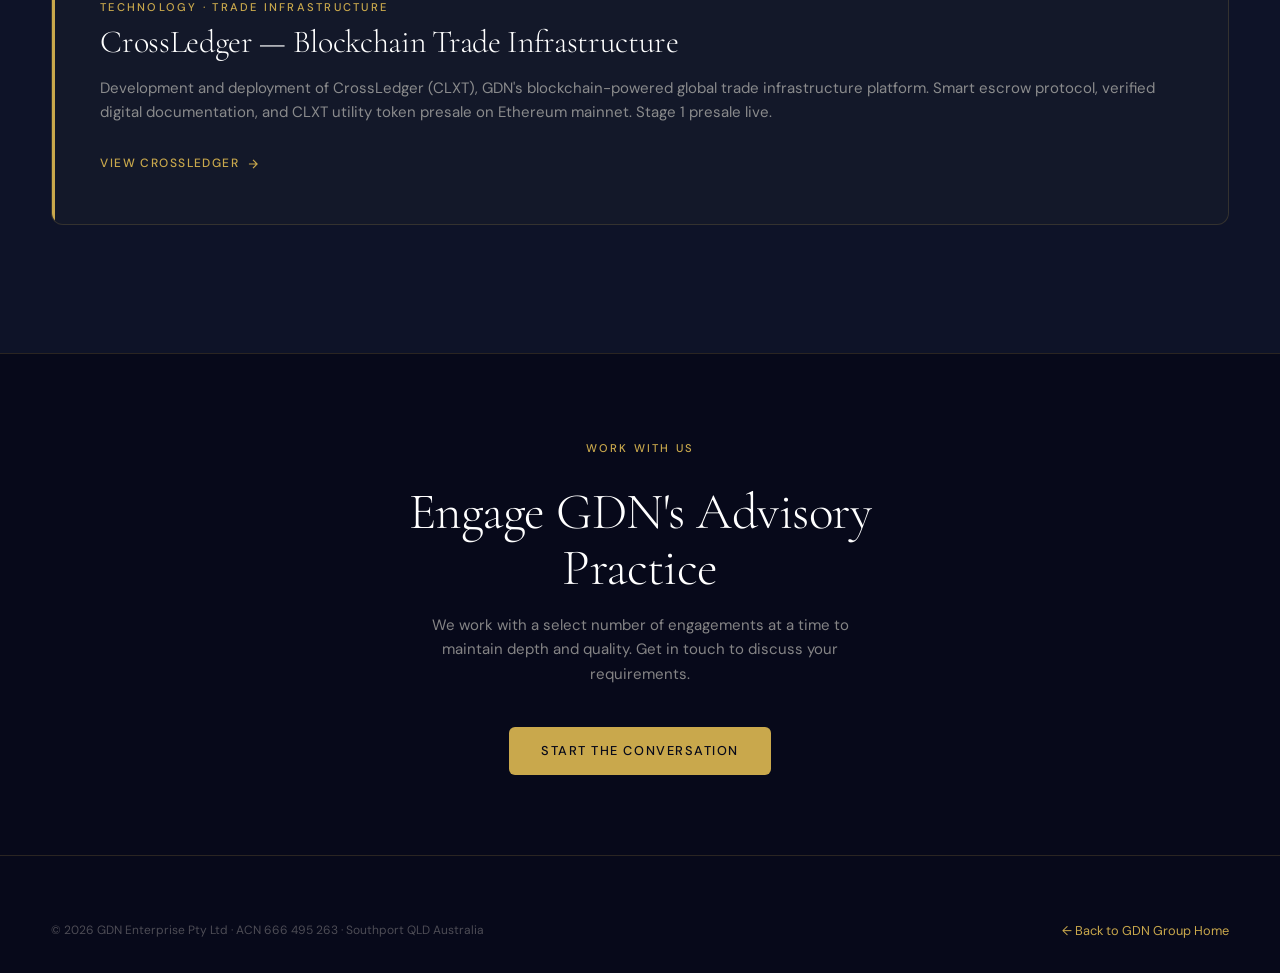
<file: pages/advisory.html>
<!DOCTYPE html>
<html lang="en">
<head>
  <meta charset="UTF-8" />
  <meta name="viewport" content="width=device-width, initial-scale=1.0" />
  <title>Strategic Advisory — GDN Group</title>
  <meta name="description" content="GDN Group's strategic advisory practice delivers sovereign-grade feasibility, market assessment and investment advisory for governments, institutions and private capital." />
  <link rel="stylesheet" href="../css/style.css" />
  <link rel="preconnect" href="https://fonts.googleapis.com" />
  <style>
    .page-hero { padding: 10rem 0 6rem; background: var(--navy-mid); border-bottom: 1px solid var(--border); }
    .case-card { background: var(--navy-card); border: 1px solid var(--border); border-radius: var(--radius-lg); padding: 3rem; position: relative; overflow: hidden; margin-bottom: 2rem; }
    .case-card::before { content:''; position:absolute; top:0; left:0; bottom:0; width:3px; background:var(--gold); }
    .case-status { display:inline-flex; align-items:center; gap:0.5rem; padding:0.3rem 0.75rem; border-radius:20px; font-size:0.65rem; font-weight:500; letter-spacing:0.1em; text-transform:uppercase; margin-bottom:1.25rem; }
    .status-active { background:rgba(45,191,126,0.12); border:1px solid rgba(45,191,126,0.25); color:#2DBF7E; }
    .status-active::before { content:''; width:5px; height:5px; background:#2DBF7E; border-radius:50%; }
    .capability-row { display:grid; grid-template-columns:100px 1fr; gap:2.5rem; align-items:start; padding:2.5rem 0; border-bottom:1px solid var(--border); }
    .capability-row:last-child { border-bottom:none; }
    .cap-num { font-family:'Cormorant Garamond',serif; font-size:3.5rem; color:rgba(201,168,76,0.15); line-height:1; font-weight:300; padding-top:4px; }
    .mini-stat { background:var(--gold-dim); border:1px solid rgba(201,168,76,0.15); border-radius:var(--radius); padding:1rem; }
    .mini-stat-label { font-size:0.65rem; letter-spacing:0.1em; text-transform:uppercase; color:var(--gold); margin-bottom:0.25rem; }
    .mini-stat-val { font-size:0.82rem; color:var(--cream); }
  </style>
</head>
<body>

<nav class="nav scrolled">
  <div class="nav-inner">
    <a href="../index.html" class="nav-logo">
      <div class="nav-logo-mark">GDN</div>
      <span class="nav-logo-text">GDN Group</span>
    </a>
    <ul class="nav-links">
      <li><a href="../index.html#trading">Trading</a></li>
      <li><a href="advisory.html" class="active">Advisory</a></li>
      <li><a href="../index.html#crossledger">CrossLedger</a></li>
      <li><a href="../index.html#about">About</a></li>
      <li><a href="trading.html">Products</a></li>
      <li><a href="../index.html#contact" class="nav-cta">Contact Us</a></li>
    </ul>
    <button class="nav-mobile-toggle" aria-label="Menu"><span></span><span></span><span></span></button>
  </div>
</nav>

<div class="page-hero">
  <div class="container">
    <span class="label">Advisory Practice</span>
    <div class="gold-line"></div>
    <h1 style="color:white; max-width:750px;">Sovereign-Grade Advisory<br><em>for Complex Markets.</em></h1>
    <p style="max-width:620px; margin-top:1.5rem; font-size:1.05rem;">GDN's advisory practice delivers institutional-quality market assessments, feasibility studies and governance advisory — for governments, sovereign wealth vehicles, and private capital navigating emerging market complexity.</p>
  </div>
</div>

<main>

<section style="padding:6rem 0;">
  <div class="container">
    <div class="section-header fade-up" style="margin-bottom:1rem;">
      <span class="label">Core Capabilities</span>
      <div class="gold-line"></div>
      <h2 style="color:white;">What We Deliver</h2>
    </div>
    <div class="fade-up">
      <div class="capability-row">
        <div class="cap-num">01</div>
        <div>
          <h3 style="color:white; margin-bottom:0.75rem;">Agricultural &amp; Sugar Industry Assessment</h3>
          <p style="margin-bottom:1rem;">Market demand analysis, competitive benchmarking, and financial sensitivity modelling for agricultural commodity investments. Specialist expertise in sovereign nations, Pacific Island, and Southeast Asian markets.</p>
          <div style="display:flex; flex-wrap:wrap; gap:0.5rem;">
            <span class="credential-tag">Demand Forecasting</span>
            <span class="credential-tag">Import Parity Pricing</span>
            <span class="credential-tag">Competitive Landscape</span>
            <span class="credential-tag">sovereign nations &amp; Pacific</span>
          </div>
        </div>
      </div>
      <div class="capability-row">
        <div class="cap-num">02</div>
        <div>
          <h3 style="color:white; margin-bottom:0.75rem;">Investment Feasibility &amp; Assumption Review</h3>
          <p style="margin-bottom:1rem;">Independent review of operational and financial model assumptions. Field assessment, site-verified reporting, and sensitivity analysis to stress-test yield, recovery, capital cost, and pricing assumptions.</p>
          <div style="display:flex; flex-wrap:wrap; gap:0.5rem;">
            <span class="credential-tag">Financial Modelling</span>
            <span class="credential-tag">Field Assessment</span>
            <span class="credential-tag">Sensitivity Analysis</span>
            <span class="credential-tag">Capital Cost Review</span>
          </div>
        </div>
      </div>
      <div class="capability-row">
        <div class="cap-num">03</div>
        <div>
          <h3 style="color:white; margin-bottom:0.75rem;">Governance &amp; JV Structure Advisory</h3>
          <p style="margin-bottom:1rem;">Sovereign-led PPP structuring, performance-gated expansion frameworks, and governance oversight design. Board-level KPI framework, audit rights architecture, step-in rights design, and separation-of-powers governance for complex multi-party joint ventures.</p>
          <div style="display:flex; flex-wrap:wrap; gap:0.5rem;">
            <span class="credential-tag">PPP Structuring</span>
            <span class="credential-tag">JV Governance</span>
            <span class="credential-tag">KPI Frameworks</span>
            <span class="credential-tag">Sovereign Advisory</span>
          </div>
        </div>
      </div>
      <div class="capability-row">
        <div class="cap-num">04</div>
        <div>
          <h3 style="color:white; margin-bottom:0.75rem;">Market Entry &amp; Trade Corridor Development</h3>
          <p style="margin-bottom:1rem;">Competitive landscape analysis, import parity pricing strategy, domestic demand verification through direct buyer engagement, and regional export market development for commodity producers entering Asia-Pacific markets.</p>
          <div style="display:flex; flex-wrap:wrap; gap:0.5rem;">
            <span class="credential-tag">Market Entry</span>
            <span class="credential-tag">Buyer Engagement</span>
            <span class="credential-tag">Export Strategy</span>
            <span class="credential-tag">Trade Corridors</span>
          </div>
        </div>
      </div>
    </div>
  </div>
</section>

<section style="background:var(--navy-mid); padding:6rem 0;">
  <div class="container">
    <div class="section-header fade-up" style="margin-bottom:3rem;">
      <span class="label">Track Record</span>
      <div class="gold-line"></div>
      <h2 style="color:white;">Current &amp; Recent Engagements</h2>
    </div>

    <div class="case-card fade-up">
      <span class="case-status status-active">Active · 2026</span>
      <span class="label" style="display:block; margin-bottom:0.5rem;">Feasibility Advisory · Papua New Guinea</span>
      <h3 style="color:white; margin-bottom:1rem;">Sovereign Nations Sugar Industry Revitalisation — leading advisory firms / Sovereign Nations</h3>
      <p style="margin-bottom:1.75rem;">Retained by leading advisory firms (on behalf of sovereign wealth vehicles) to deliver preliminary feasibility advisory on a proposed sovereign-led joint venture with Ramu Agri Industries Limited. Engagement covers domestic and export demand analysis, sugar pricing and market structure, competitive landscape, key success factors, and independent commentary on RAI's operational and financial assumptions.</p>
      <div style="display:grid; grid-template-columns:repeat(3,1fr); gap:1rem;">
        <div class="mini-stat"><div class="mini-stat-label">Client</div><div class="mini-stat-val">leading advisory firms / Sovereign Nations</div></div>
        <div class="mini-stat"><div class="mini-stat-label">Geography</div><div class="mini-stat-val">Papua New Guinea</div></div>
        <div class="mini-stat"><div class="mini-stat-label">Sector</div><div class="mini-stat-val">Sugar / Agriculture</div></div>
      </div>
    </div>

    <div class="case-card fade-up fade-up-delay-1">
      <span class="case-status status-active">Active · Ongoing</span>
      <span class="label" style="display:block; margin-bottom:0.5rem;">Sovereign Advisory · PPP Structure</span>
      <h3 style="color:white; margin-bottom:1rem;">sovereign nations Sugar Sovereign Control — Governance Architecture</h3>
      <p style="margin-bottom:1.75rem;">Strategic advisory to Sovereign Nations on the governance architecture and entity structure for a sovereign-led PPP to revitalise sovereign nations's sugar industry. Deliverables include the three-pillar governance model, cooperative land aggregation structure, performance-gated expansion framework, and revenue waterfall design targeting 1.2M tonnes annual production and $29M in annual FX savings.</p>
      <div style="display:grid; grid-template-columns:repeat(3,1fr); gap:1rem;">
        <div class="mini-stat"><div class="mini-stat-label">Client</div><div class="mini-stat-val">sovereign wealth vehicles</div></div>
        <div class="mini-stat"><div class="mini-stat-label">Scope</div><div class="mini-stat-val">Governance &amp; PPP Structure</div></div>
        <div class="mini-stat"><div class="mini-stat-label">Output</div><div class="mini-stat-val">1.2M tonne roadmap</div></div>
      </div>
    </div>

    <div class="case-card fade-up fade-up-delay-2">
      <span class="case-status status-active">Active · 2025–2026</span>
      <span class="label" style="display:block; margin-bottom:0.5rem;">Technology · Trade Infrastructure</span>
      <h3 style="color:white; margin-bottom:1rem;">CrossLedger — Blockchain Trade Infrastructure</h3>
      <p style="margin-bottom:1.5rem;">Development and deployment of CrossLedger (CLXT), GDN's blockchain-powered global trade infrastructure platform. Smart escrow protocol, verified digital documentation, and CLXT utility token presale on Ethereum mainnet. Stage 1 presale live.</p>
      <a href="crossledger.html" class="pillar-link">View CrossLedger <svg width="14" height="14" viewBox="0 0 24 24" fill="none" stroke="currentColor" stroke-width="2"><path d="M5 12h14M12 5l7 7-7 7"/></svg></a>
    </div>
  </div>
</section>

<section style="padding:5rem 0; text-align:center; border-top:1px solid var(--border);">
  <div class="container">
    <span class="label fade-up">Work With Us</span>
    <h2 style="color:white; margin:1.5rem auto 1rem; max-width:540px;" class="fade-up">Engage GDN's Advisory Practice</h2>
    <p style="max-width:480px; margin:0 auto 2.5rem;" class="fade-up">We work with a select number of engagements at a time to maintain depth and quality. Get in touch to discuss your requirements.</p>
    <a href="../index.html#contact" class="btn btn-gold fade-up">Start the Conversation</a>
  </div>
</section>

</main>

<footer class="footer">
  <div class="container">
    <div class="footer-bottom" style="padding-top:0; border-top:none;">
      <div class="footer-legal">© 2026 GDN Enterprise Pty Ltd · ACN 666 495 263 · Southport QLD Australia</div>
      <a href="../index.html" style="color:var(--gold); font-size:0.8rem;">← Back to GDN Group Home</a>
    </div>
  </div>
</footer>

<script src="../js/main.js"></script>
</body>
</html>
</file>
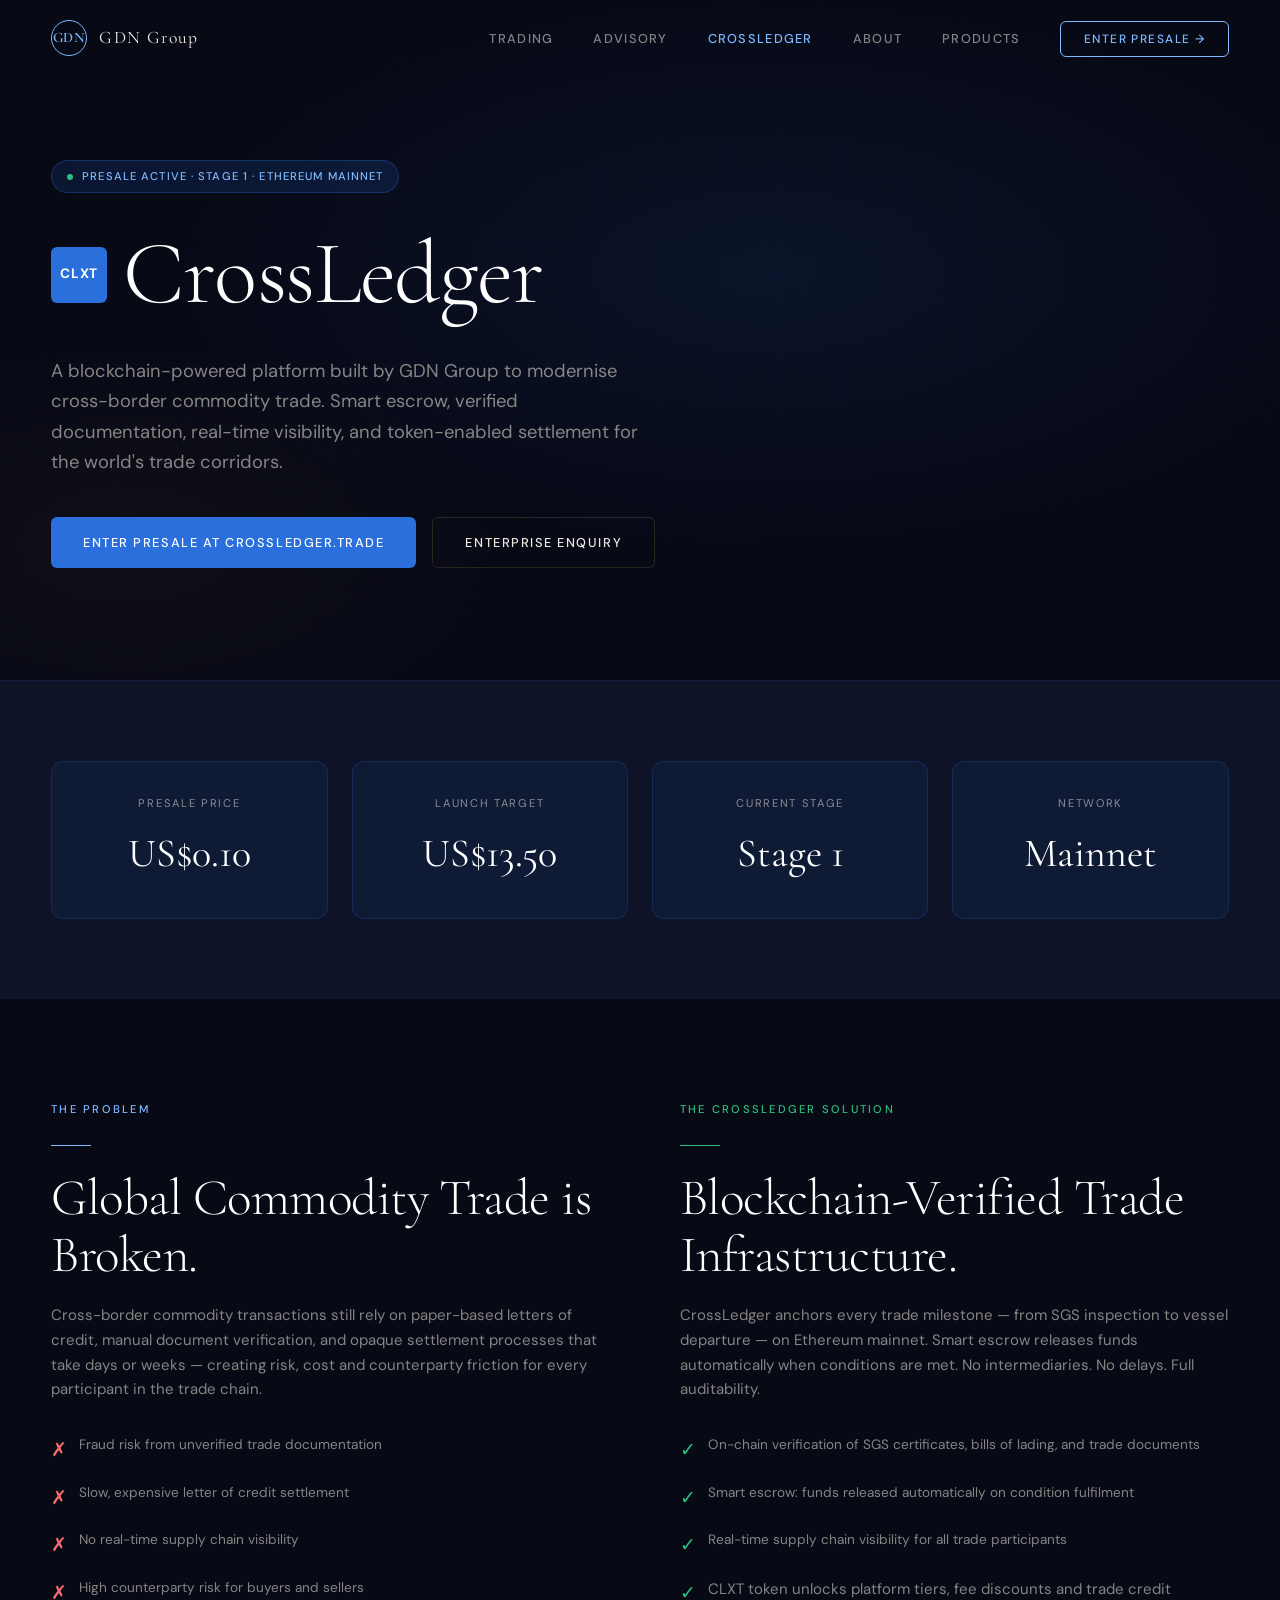
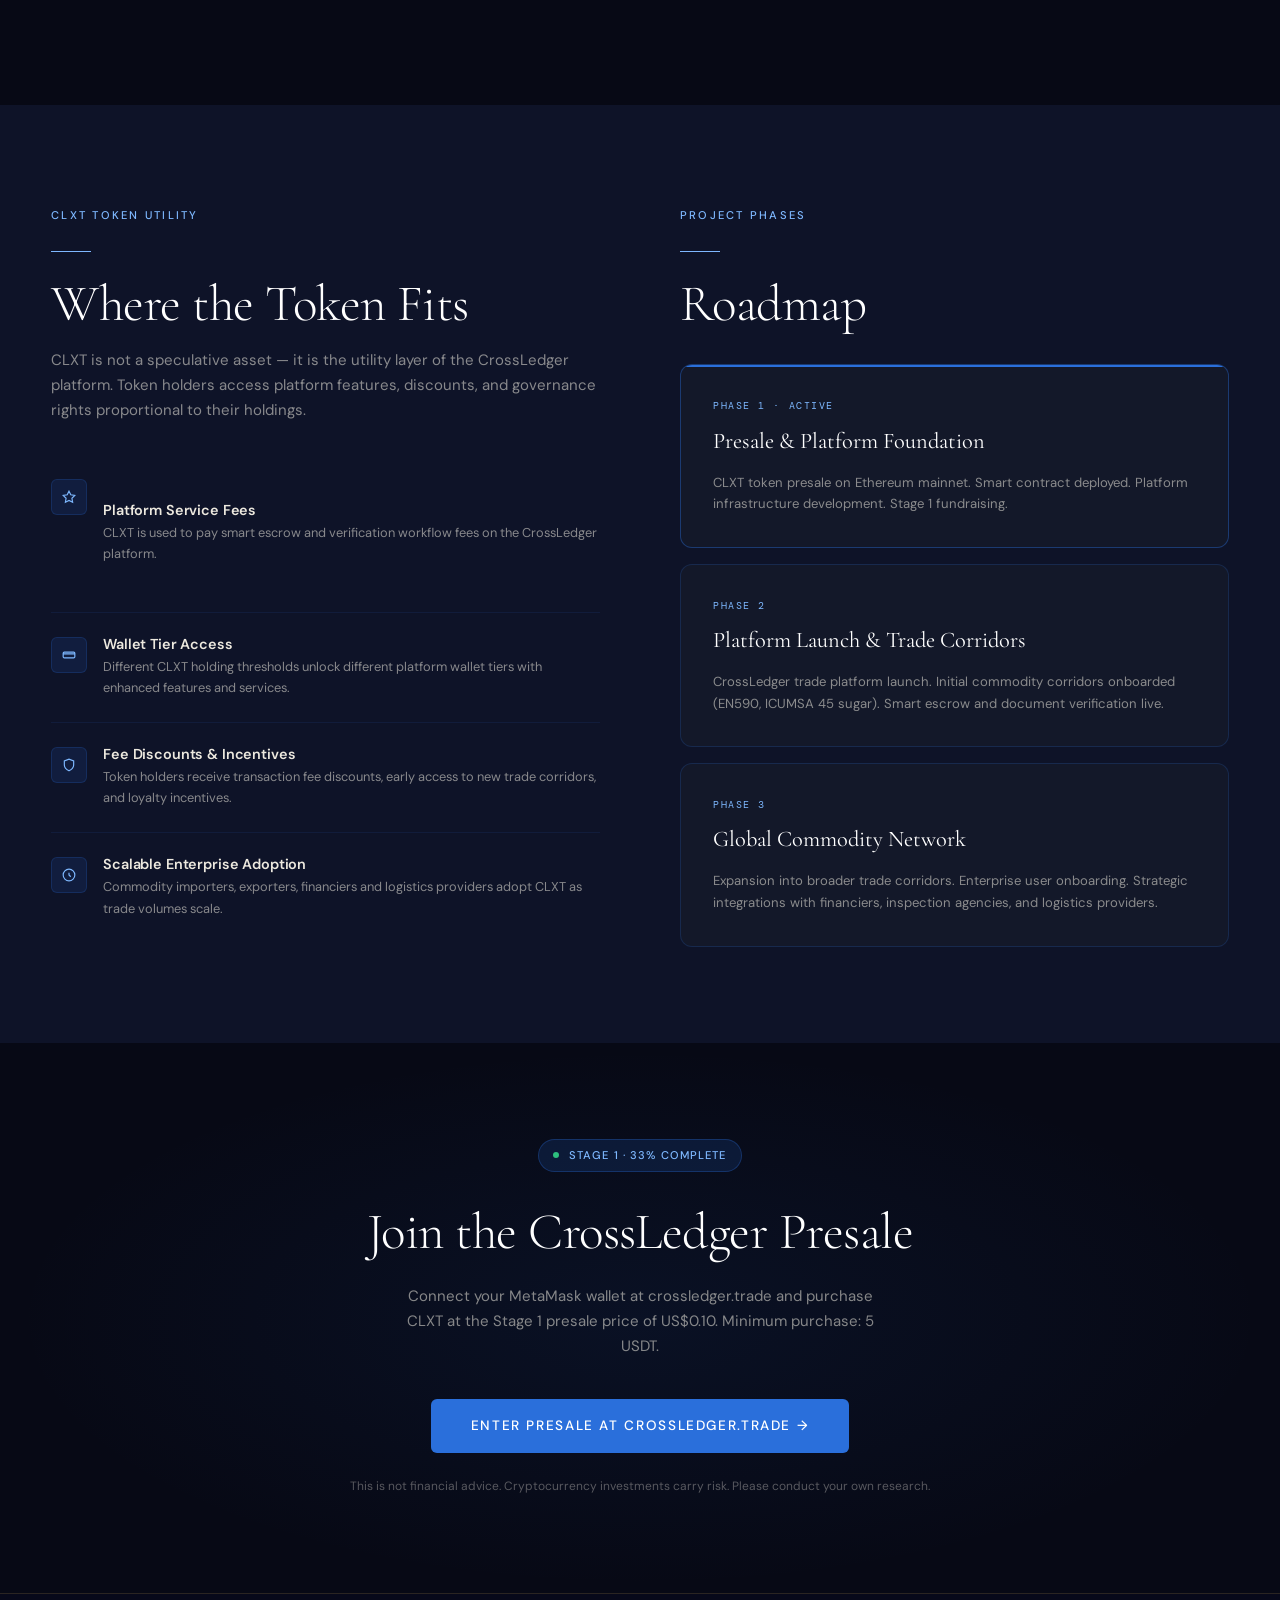
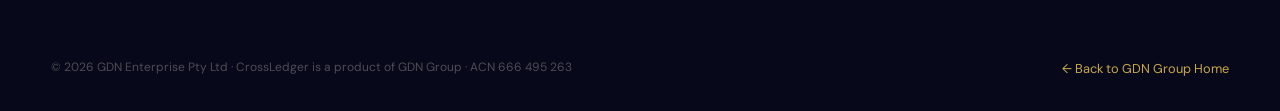
<file: pages/crossledger.html>
<!DOCTYPE html>
<html lang="en">
<head>
  <meta charset="UTF-8" />
  <meta name="viewport" content="width=device-width, initial-scale=1.0" />
  <title>CrossLedger (CLXT) — GDN Group Trade Infrastructure</title>
  <meta name="description" content="CrossLedger (CLXT) is GDN Group's blockchain-powered global trade infrastructure token. Smart escrow, verified documentation, and token-enabled settlement for cross-border commodity trade." />
  <link rel="stylesheet" href="../css/style.css" />
  <link rel="preconnect" href="https://fonts.googleapis.com" />
  <style>
    body { background: #070915; }
    .clx-page-hero {
      padding: 10rem 0 7rem;
      position: relative;
      overflow: hidden;
      border-bottom: 1px solid rgba(42,111,219,0.2);
    }
    .clx-page-hero::before {
      content:'';
      position:absolute;
      inset:0;
      background:
        radial-gradient(ellipse 80% 70% at 60% 40%, rgba(42,111,219,0.1) 0%, transparent 60%),
        radial-gradient(ellipse 60% 60% at 10% 80%, rgba(201,168,76,0.04) 0%, transparent 50%);
    }
    .clx-page-hero-grid {
      position:absolute; inset:0;
      background-image:
        linear-gradient(rgba(42,111,219,0.05) 1px, transparent 1px),
        linear-gradient(90deg, rgba(42,111,219,0.05) 1px, transparent 1px);
      background-size: 60px 60px;
      mask-image: radial-gradient(ellipse at 60% 40%, rgba(0,0,0,0.5) 0%, transparent 65%);
    }
    .phase-card { background:var(--navy-card); border:1px solid rgba(42,111,219,0.2); border-radius:var(--radius-lg); padding:2rem; }
    .phase-num { font-family:'DM Mono',monospace; font-size:0.65rem; color:#7EB8FF; letter-spacing:0.15em; margin-bottom:0.5rem; }
    .phase-title { font-family:'Cormorant Garamond',serif; font-size:1.4rem; color:white; margin-bottom:0.75rem; }
    .phase-desc { font-size:0.82rem; color:var(--cream-dim); }
    .token-use { display:flex; gap:1rem; align-items:flex-start; padding:1.5rem 0; border-bottom:1px solid rgba(42,111,219,0.1); }
    .token-use:last-child { border-bottom:none; }
    .token-use-icon { width:36px; height:36px; background:rgba(42,111,219,0.12); border:1px solid rgba(42,111,219,0.2); border-radius:var(--radius); display:flex; align-items:center; justify-content:center; flex-shrink:0; color:#7EB8FF; }
    .token-use h4 { font-size:0.9rem; font-weight:600; color:var(--cream); margin-bottom:0.2rem; font-family:'DM Sans',sans-serif; }
    .token-use p { font-size:0.8rem; }
    .clx-nav { border-color: rgba(42,111,219,0.2) !important; }
    .clx-nav .nav-logo-mark { border-color:#7EB8FF; color:#7EB8FF; }
  </style>
</head>
<body>

<nav class="nav scrolled clx-nav">
  <div class="nav-inner">
    <a href="../index.html" class="nav-logo">
      <div class="nav-logo-mark">GDN</div>
      <span class="nav-logo-text">GDN Group</span>
    </a>
    <ul class="nav-links">
      <li><a href="../index.html#trading">Trading</a></li>
      <li><a href="../index.html#advisory">Advisory</a></li>
      <li><a href="crossledger.html" class="active" style="color:#7EB8FF;">CrossLedger</a></li>
      <li><a href="../index.html#about">About</a></li>
      <li><a href="trading.html">Products</a></li>
      <li><a href="https://crossledger.trade" target="_blank" class="nav-cta" style="border-color:#7EB8FF; color:#7EB8FF !important;">Enter Presale →</a></li>
    </ul>
    <button class="nav-mobile-toggle" aria-label="Menu"><span></span><span></span><span></span></button>
  </div>
</nav>

<div class="clx-page-hero">
  <div class="clx-page-hero-grid"></div>
  <div class="container" style="position:relative;">
    <div class="clx-badge fade-up" style="margin-bottom:2rem;">
      <div class="clx-badge-dot"></div>
      <span class="clx-badge-text">Presale Active · Stage 1 · Ethereum Mainnet</span>
    </div>
    <div style="display:flex; align-items:center; gap:1rem; margin-bottom:2rem;" class="fade-up">
      <div class="clx-logo-box" style="width:56px; height:56px; font-size:0.85rem;">CLXT</div>
      <h1 style="color:white; font-size:clamp(3rem,7vw,6rem);">CrossLedger</h1>
    </div>
    <p style="font-size:1.15rem; max-width:600px; margin-bottom:2.5rem; line-height:1.65;" class="fade-up fade-up-delay-1">A blockchain-powered platform built by GDN Group to modernise cross-border commodity trade. Smart escrow, verified documentation, real-time visibility, and token-enabled settlement for the world's trade corridors.</p>
    <div style="display:flex; gap:1rem; flex-wrap:wrap;" class="fade-up fade-up-delay-2">
      <a href="https://crossledger.trade" target="_blank" class="btn btn-clx">Enter Presale at crossledger.trade</a>
      <a href="../index.html#contact" class="btn btn-outline">Enterprise Enquiry</a>
    </div>
  </div>
</div>

<main>

<!-- Token Metrics -->
<section style="padding:5rem 0; background:var(--navy-mid);">
  <div class="container">
    <div class="grid-4 fade-up">
      <div style="background:rgba(42,111,219,0.08); border:1px solid rgba(42,111,219,0.2); border-radius:var(--radius-lg); padding:2rem; text-align:center;">
        <div style="font-size:0.7rem; letter-spacing:0.15em; text-transform:uppercase; color:var(--cream-dim); margin-bottom:0.5rem;">Presale Price</div>
        <div style="font-family:'Cormorant Garamond',serif; font-size:2.5rem; color:white;">US$0.10</div>
      </div>
      <div style="background:rgba(42,111,219,0.08); border:1px solid rgba(42,111,219,0.2); border-radius:var(--radius-lg); padding:2rem; text-align:center;">
        <div style="font-size:0.7rem; letter-spacing:0.15em; text-transform:uppercase; color:var(--cream-dim); margin-bottom:0.5rem;">Launch Target</div>
        <div style="font-family:'Cormorant Garamond',serif; font-size:2.5rem; color:white;">US$13.50</div>
      </div>
      <div style="background:rgba(42,111,219,0.08); border:1px solid rgba(42,111,219,0.2); border-radius:var(--radius-lg); padding:2rem; text-align:center;">
        <div style="font-size:0.7rem; letter-spacing:0.15em; text-transform:uppercase; color:var(--cream-dim); margin-bottom:0.5rem;">Current Stage</div>
        <div style="font-family:'Cormorant Garamond',serif; font-size:2.5rem; color:white;">Stage 1</div>
      </div>
      <div style="background:rgba(42,111,219,0.08); border:1px solid rgba(42,111,219,0.2); border-radius:var(--radius-lg); padding:2rem; text-align:center;">
        <div style="font-size:0.7rem; letter-spacing:0.15em; text-transform:uppercase; color:var(--cream-dim); margin-bottom:0.5rem;">Network</div>
        <div style="font-family:'Cormorant Garamond',serif; font-size:2.5rem; color:white;">Mainnet</div>
      </div>
    </div>
  </div>
</section>

<!-- Problem / Solution -->
<section style="padding:6rem 0;">
  <div class="container">
    <div class="grid-2" style="gap:5rem; align-items:center;">
      <div class="fade-up">
        <span class="label" style="color:#7EB8FF;">The Problem</span>
        <div class="gold-line" style="background:#7EB8FF;"></div>
        <h2 style="color:white;">Global Commodity Trade is Broken.</h2>
        <p style="margin-top:1.25rem;">Cross-border commodity transactions still rely on paper-based letters of credit, manual document verification, and opaque settlement processes that take days or weeks — creating risk, cost and counterparty friction for every participant in the trade chain.</p>
        <div style="margin-top:2rem; display:flex; flex-direction:column; gap:1rem;">
          <div style="display:flex; gap:0.75rem; align-items:flex-start;">
            <span style="color:#FF6B6B; font-size:1.2rem;">✗</span>
            <p style="font-size:0.85rem;">Fraud risk from unverified trade documentation</p>
          </div>
          <div style="display:flex; gap:0.75rem; align-items:flex-start;">
            <span style="color:#FF6B6B; font-size:1.2rem;">✗</span>
            <p style="font-size:0.85rem;">Slow, expensive letter of credit settlement</p>
          </div>
          <div style="display:flex; gap:0.75rem; align-items:flex-start;">
            <span style="color:#FF6B6B; font-size:1.2rem;">✗</span>
            <p style="font-size:0.85rem;">No real-time supply chain visibility</p>
          </div>
          <div style="display:flex; gap:0.75rem; align-items:flex-start;">
            <span style="color:#FF6B6B; font-size:1.2rem;">✗</span>
            <p style="font-size:0.85rem;">High counterparty risk for buyers and sellers</p>
          </div>
        </div>
      </div>
      <div class="fade-up fade-up-delay-1">
        <span class="label" style="color:#2DBF7E;">The CrossLedger Solution</span>
        <div class="gold-line" style="background:#2DBF7E;"></div>
        <h2 style="color:white;">Blockchain-Verified Trade Infrastructure.</h2>
        <p style="margin-top:1.25rem;">CrossLedger anchors every trade milestone — from SGS inspection to vessel departure — on Ethereum mainnet. Smart escrow releases funds automatically when conditions are met. No intermediaries. No delays. Full auditability.</p>
        <div style="margin-top:2rem; display:flex; flex-direction:column; gap:1rem;">
          <div style="display:flex; gap:0.75rem; align-items:flex-start;">
            <span style="color:#2DBF7E; font-size:1.2rem;">✓</span>
            <p style="font-size:0.85rem;">On-chain verification of SGS certificates, bills of lading, and trade documents</p>
          </div>
          <div style="display:flex; gap:0.75rem; align-items:flex-start;">
            <span style="color:#2DBF7E; font-size:1.2rem;">✓</span>
            <p style="font-size:0.85rem;">Smart escrow: funds released automatically on condition fulfilment</p>
          </div>
          <div style="display:flex; gap:0.75rem; align-items:flex-start;">
            <span style="color:#2DBF7E; font-size:1.2rem;">✓</span>
            <p style="font-size:0.85rem;">Real-time supply chain visibility for all trade participants</p>
          </div>
          <div style="display:flex; gap:0.75rem; align-items:flex-start;">
            <span style="color:#2DBF7E; font-size:1.2rem;">✓</span>
            <p style="font-size:0.85width;">CLXT token unlocks platform tiers, fee discounts and trade credit</p>
          </div>
        </div>
      </div>
    </div>
  </div>
</section>

<!-- Token Utility -->
<section style="background:var(--navy-mid); padding:6rem 0;">
  <div class="container">
    <div class="grid-2" style="gap:5rem; align-items:start;">
      <div class="fade-up">
        <span class="label" style="color:#7EB8FF;">CLXT Token Utility</span>
        <div class="gold-line" style="background:#7EB8FF;"></div>
        <h2 style="color:white;">Where the Token Fits</h2>
        <p style="margin-top:1rem;">CLXT is not a speculative asset — it is the utility layer of the CrossLedger platform. Token holders access platform features, discounts, and governance rights proportional to their holdings.</p>
        <div style="margin-top:2rem;">
          <div class="token-use">
            <div class="token-use-icon"><svg width="14" height="14" viewBox="0 0 24 24" fill="none" stroke="currentColor" stroke-width="2"><path d="M12 2l3.09 6.26L22 9.27l-5 4.87 1.18 6.88L12 17.77l-6.18 3.25L7 14.14 2 9.27l6.91-1.01L12 2z"/></svg></div>
            <div class="token-use">
              <div><h4>Platform Service Fees</h4><p>CLXT is used to pay smart escrow and verification workflow fees on the CrossLedger platform.</p></div>
            </div>
          </div>
          <div class="token-use">
            <div class="token-use-icon"><svg width="14" height="14" viewBox="0 0 24 24" fill="none" stroke="currentColor" stroke-width="2"><path d="M20 7H4a2 2 0 00-2 2v6a2 2 0 002 2h16a2 2 0 002-2V9a2 2 0 00-2-2zM1 10h22"/></svg></div>
            <div><h4>Wallet Tier Access</h4><p>Different CLXT holding thresholds unlock different platform wallet tiers with enhanced features and services.</p></div>
          </div>
          <div class="token-use">
            <div class="token-use-icon"><svg width="14" height="14" viewBox="0 0 24 24" fill="none" stroke="currentColor" stroke-width="2"><path d="M12 22s8-4 8-10V5l-8-3-8 3v7c0 6 8 10 8 10z"/></svg></div>
            <div><h4>Fee Discounts & Incentives</h4><p>Token holders receive transaction fee discounts, early access to new trade corridors, and loyalty incentives.</p></div>
          </div>
          <div class="token-use">
            <div class="token-use-icon"><svg width="14" height="14" viewBox="0 0 24 24" fill="none" stroke="currentColor" stroke-width="2"><circle cx="12" cy="12" r="10"/><path d="M12 8v4l3 3"/></svg></div>
            <div><h4>Scalable Enterprise Adoption</h4><p>Commodity importers, exporters, financiers and logistics providers adopt CLXT as trade volumes scale.</p></div>
          </div>
        </div>
      </div>
      <div class="fade-up fade-up-delay-1">
        <span class="label" style="color:#7EB8FF;">Project Phases</span>
        <div class="gold-line" style="background:#7EB8FF;"></div>
        <h2 style="color:white;">Roadmap</h2>
        <div style="display:flex; flex-direction:column; gap:1rem; margin-top:2rem;">
          <div class="phase-card" style="border-color:rgba(42,111,219,0.4); position:relative; overflow:hidden;">
            <div style="position:absolute; top:0; left:0; right:0; height:2px; background:var(--blue-clx);"></div>
            <div class="phase-num">PHASE 1 · ACTIVE</div>
            <div class="phase-title">Presale & Platform Foundation</div>
            <div class="phase-desc">CLXT token presale on Ethereum mainnet. Smart contract deployed. Platform infrastructure development. Stage 1 fundraising.</div>
          </div>
          <div class="phase-card">
            <div class="phase-num">PHASE 2</div>
            <div class="phase-title">Platform Launch & Trade Corridors</div>
            <div class="phase-desc">CrossLedger trade platform launch. Initial commodity corridors onboarded (EN590, ICUMSA 45 sugar). Smart escrow and document verification live.</div>
          </div>
          <div class="phase-card">
            <div class="phase-num">PHASE 3</div>
            <div class="phase-title">Global Commodity Network</div>
            <div class="phase-desc">Expansion into broader trade corridors. Enterprise user onboarding. Strategic integrations with financiers, inspection agencies, and logistics providers.</div>
          </div>
        </div>
      </div>
    </div>
  </div>
</section>

<!-- CTA -->
<section style="padding:6rem 0; text-align:center; position:relative; overflow:hidden;">
  <div style="position:absolute; inset:0; background:radial-gradient(ellipse 70% 70% at 50% 50%, rgba(42,111,219,0.08) 0%, transparent 70%);"></div>
  <div class="container" style="position:relative;">
    <div class="clx-badge" style="margin:0 auto 2rem; width:fit-content;" class="fade-up">
      <div class="clx-badge-dot"></div>
      <span class="clx-badge-text">Stage 1 · 33% Complete</span>
    </div>
    <h2 style="color:white; max-width:600px; margin:0 auto 1.5rem;" class="fade-up">Join the CrossLedger Presale</h2>
    <p style="max-width:480px; margin:0 auto 2.5rem;" class="fade-up">Connect your MetaMask wallet at crossledger.trade and purchase CLXT at the Stage 1 presale price of US$0.10. Minimum purchase: 5 USDT.</p>
    <div style="display:flex; justify-content:center; gap:1rem; flex-wrap:wrap;" class="fade-up">
      <a href="https://crossledger.trade" target="_blank" class="btn btn-clx" style="font-size:0.85rem; padding:1rem 2.5rem;">Enter Presale at crossledger.trade →</a>
    </div>
    <p style="margin-top:1.5rem; font-size:0.75rem; color:rgba(237,233,223,0.35);">This is not financial advice. Cryptocurrency investments carry risk. Please conduct your own research.</p>
  </div>
</section>

</main>

<footer class="footer">
  <div class="container">
    <div class="footer-bottom" style="padding-top:0; border-top:none;">
      <div class="footer-legal">© 2026 GDN Enterprise Pty Ltd · CrossLedger is a product of GDN Group · ACN 666 495 263</div>
      <a href="../index.html" style="color:var(--gold); font-size:0.8rem;">← Back to GDN Group Home</a>
    </div>
  </div>
</footer>

<script src="../js/main.js"></script>
</body>
</html>
</file>
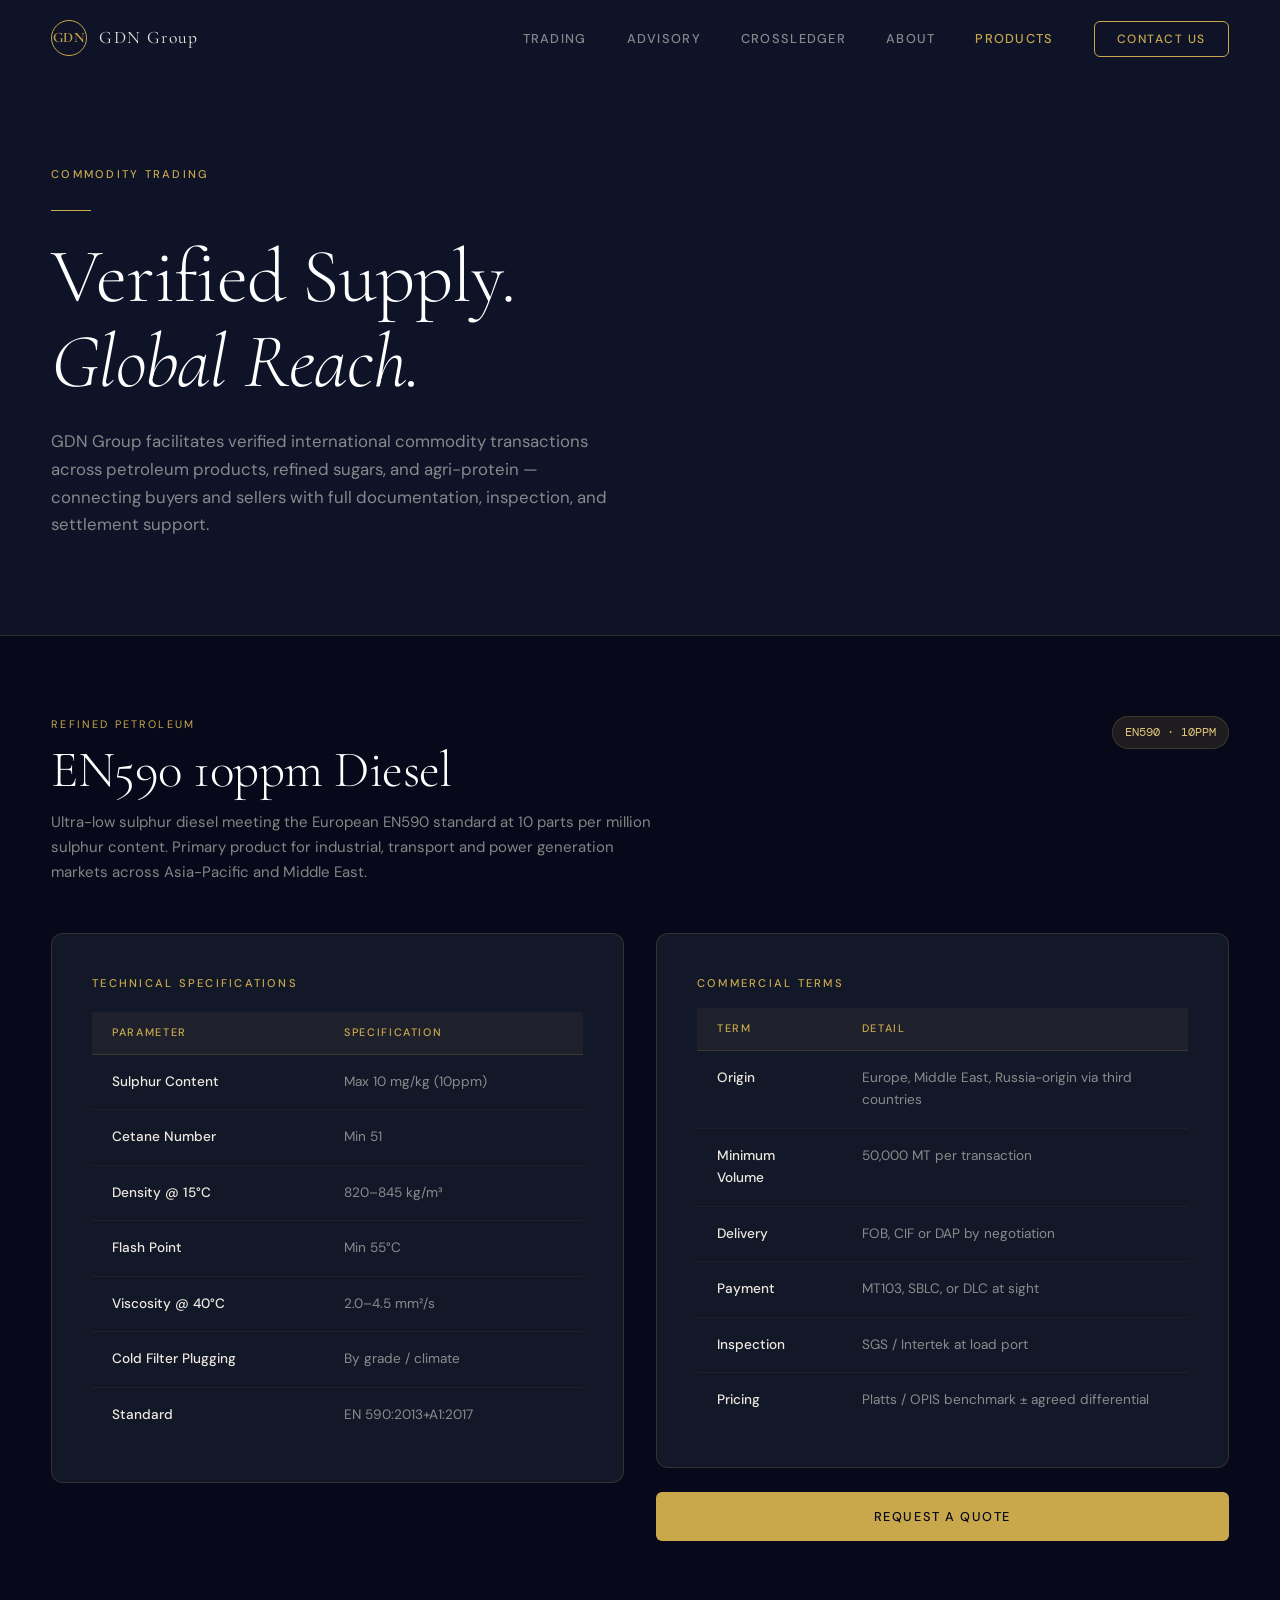
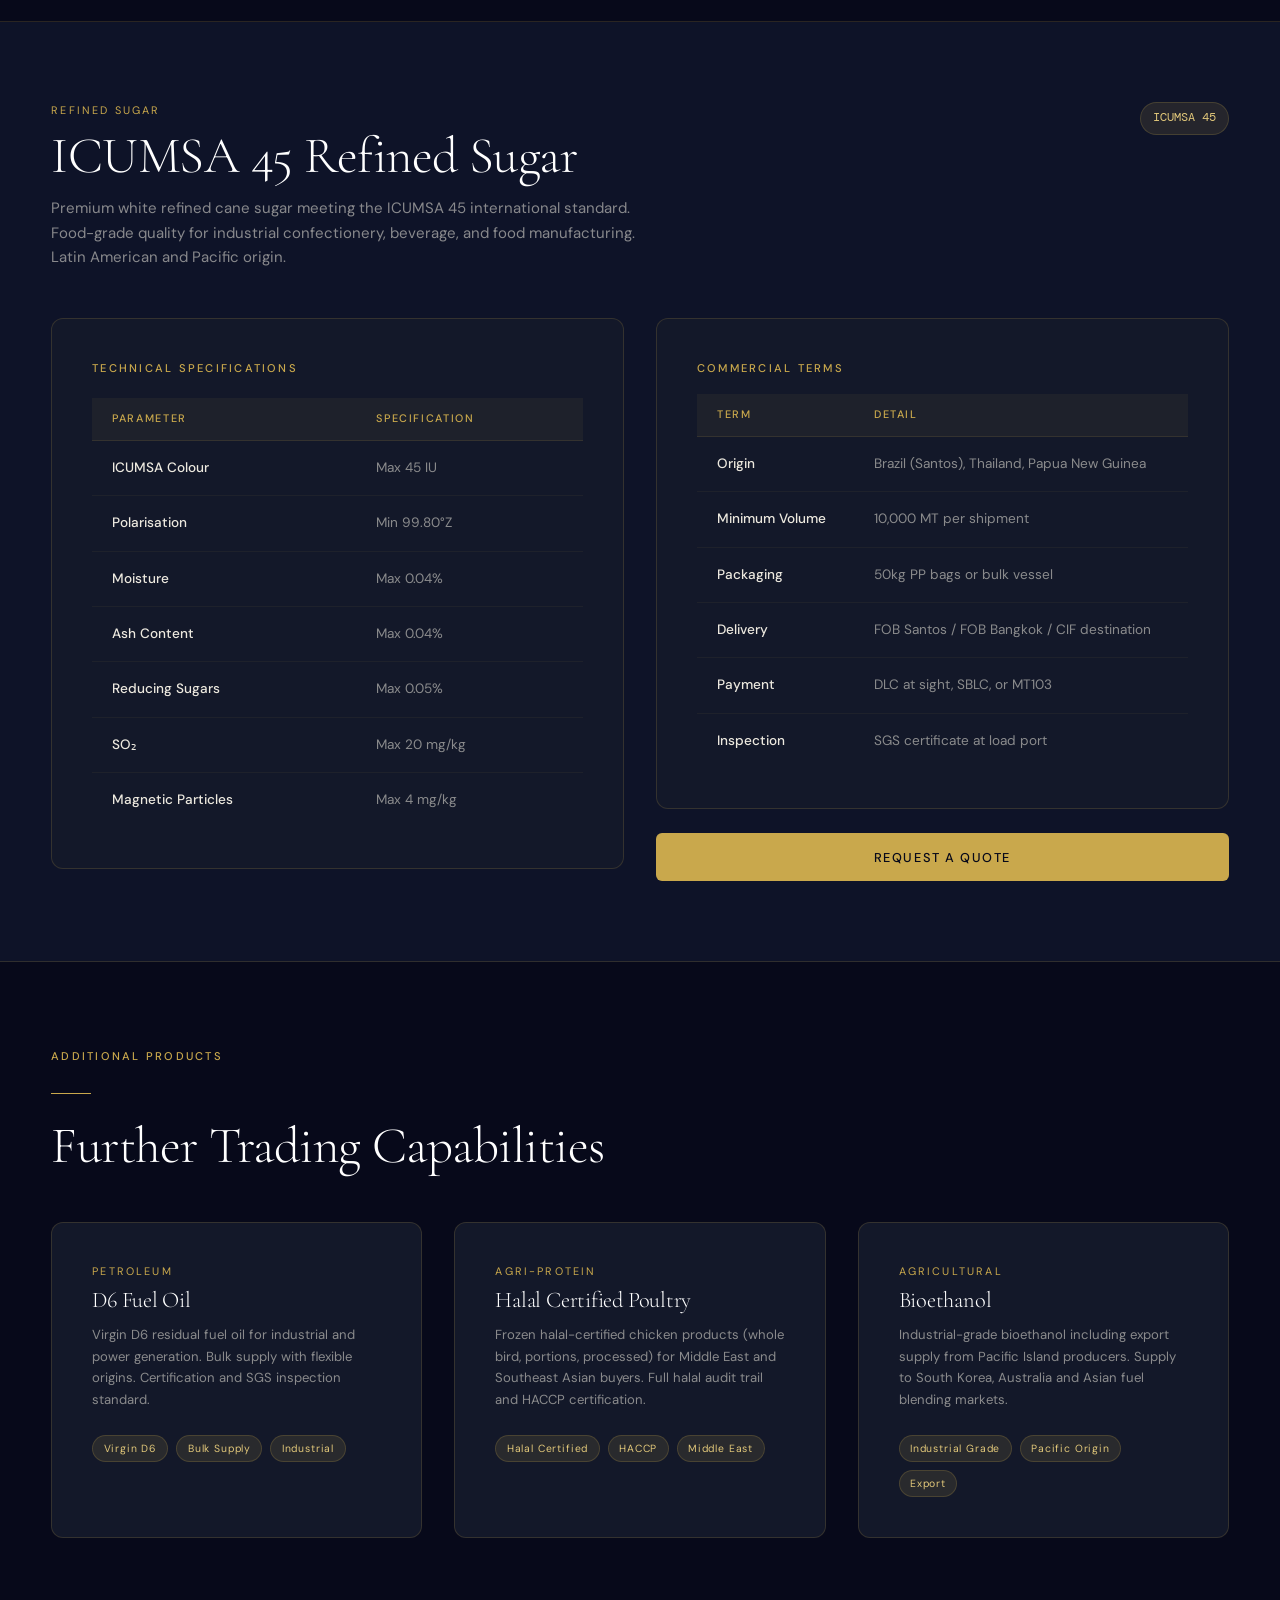
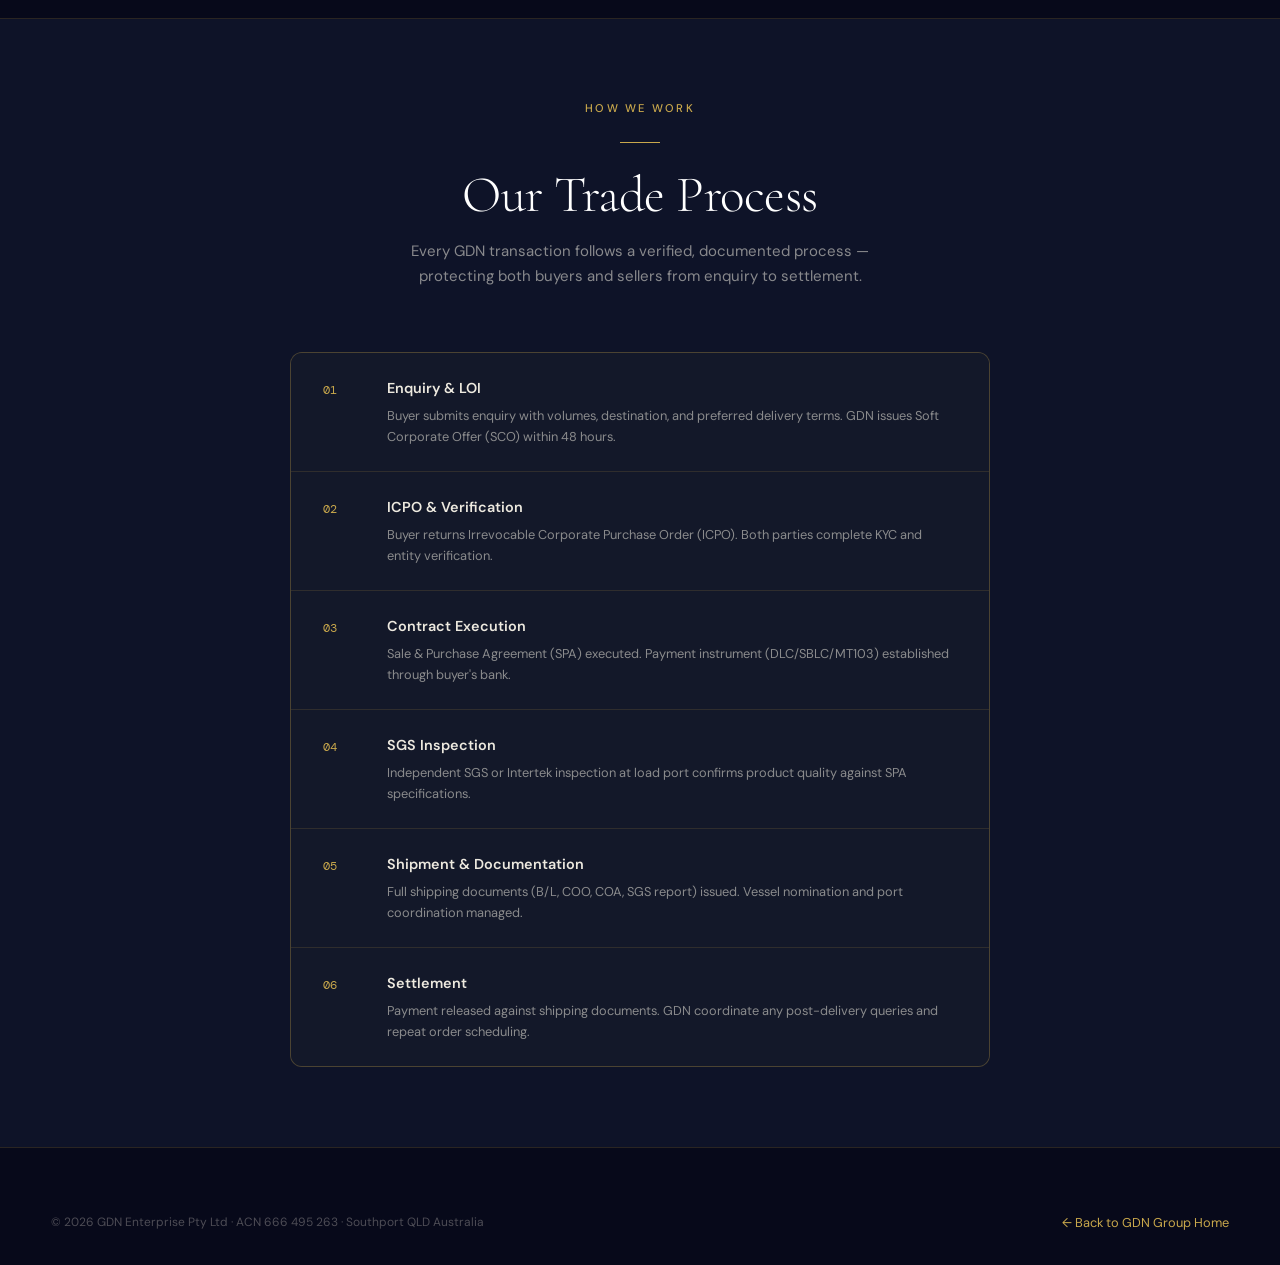
<file: pages/trading.html>
<!DOCTYPE html>
<html lang="en">
<head>
  <meta charset="UTF-8" />
  <meta name="viewport" content="width=device-width, initial-scale=1.0" />
  <title>Trading Products — GDN Group</title>
  <meta name="description" content="GDN Group's commodity trading products: EN590 10ppm diesel, D6 fuel oil, ICUMSA 45 sugar, halal poultry and bioethanol across global trade corridors." />
  <link rel="stylesheet" href="../css/style.css" />
  <link rel="preconnect" href="https://fonts.googleapis.com" />
  <style>
    .page-hero { padding: 10rem 0 6rem; background: var(--navy-mid); border-bottom: 1px solid var(--border); }
    .spec-table { width:100%; border-collapse:collapse; }
    .spec-table th { text-align:left; font-size:0.68rem; letter-spacing:0.15em; text-transform:uppercase; color:var(--gold); font-weight:500; padding:0.75rem 1.25rem; background:rgba(201,168,76,0.06); border-bottom:1px solid var(--border); }
    .spec-table td { padding:1rem 1.25rem; font-size:0.85rem; color:var(--cream-dim); border-bottom:1px solid rgba(201,168,76,0.06); vertical-align:top; }
    .spec-table td:first-child { color:var(--cream); font-weight:500; }
    .spec-table tr:last-child td { border-bottom:none; }
    .product-section { padding: 5rem 0; border-bottom: 1px solid var(--border); }
    .product-section:last-child { border-bottom: none; }
    .product-header { display:grid; grid-template-columns:1fr auto; align-items:start; gap:2rem; margin-bottom:3rem; }
    .product-category { font-size:0.68rem; letter-spacing:0.2em; text-transform:uppercase; color:var(--gold); margin-bottom:0.5rem; }
    .product-code { font-family:'DM Mono',monospace; font-size:0.75rem; padding:0.35rem 0.75rem; background:var(--gold-dim); border:1px solid rgba(201,168,76,0.2); border-radius:20px; color:var(--gold-light); }
    .process-steps { display:flex; flex-direction:column; gap:1px; background:var(--border); border:1px solid var(--border); border-radius:var(--radius-lg); overflow:hidden; margin-top:2rem; }
    .process-step { display:flex; gap:1.5rem; align-items:flex-start; padding:1.5rem 2rem; background:var(--navy-card); }
    .step-num { font-family:'DM Mono',monospace; font-size:0.75rem; color:var(--gold); padding-top:4px; flex-shrink:0; min-width:40px; }
    .step-title { font-size:0.9rem; font-weight:600; color:var(--cream); margin-bottom:0.25rem; }
    .step-desc { font-size:0.8rem; color:var(--cream-dim); }
  </style>
</head>
<body>

<nav class="nav scrolled">
  <div class="nav-inner">
    <a href="../index.html" class="nav-logo">
      <div class="nav-logo-mark">GDN</div>
      <span class="nav-logo-text">GDN Group</span>
    </a>
    <ul class="nav-links">
      <li><a href="../index.html#trading">Trading</a></li>
      <li><a href="../index.html#advisory">Advisory</a></li>
      <li><a href="../index.html#crossledger">CrossLedger</a></li>
      <li><a href="../index.html#about">About</a></li>
      <li><a href="trading.html" class="active">Products</a></li>
      <li><a href="../index.html#contact" class="nav-cta">Contact Us</a></li>
    </ul>
    <button class="nav-mobile-toggle" aria-label="Menu"><span></span><span></span><span></span></button>
  </div>
</nav>

<div class="page-hero">
  <div class="container">
    <span class="label">Commodity Trading</span>
    <div class="gold-line"></div>
    <h1 style="color:white; max-width:700px;">Verified Supply.<br><em>Global Reach.</em></h1>
    <p style="max-width:580px; margin-top:1.5rem; font-size:1.05rem;">GDN Group facilitates verified international commodity transactions across petroleum products, refined sugars, and agri-protein — connecting buyers and sellers with full documentation, inspection, and settlement support.</p>
  </div>
</div>

<main>

<!-- EN590 -->
<section class="product-section">
  <div class="container">
    <div class="product-header fade-up">
      <div>
        <div class="product-category">Refined Petroleum</div>
        <h2 style="color:white;">EN590 10ppm Diesel</h2>
        <p style="margin-top:0.75rem; max-width:600px;">Ultra-low sulphur diesel meeting the European EN590 standard at 10 parts per million sulphur content. Primary product for industrial, transport and power generation markets across Asia-Pacific and Middle East.</p>
      </div>
      <span class="product-code">EN590 · 10PPM</span>
    </div>

    <div class="grid-2 fade-up">
      <div>
        <div class="card">
          <span class="label" style="margin-bottom:1.25rem; display:block;">Technical Specifications</span>
          <table class="spec-table">
            <tr><th>Parameter</th><th>Specification</th></tr>
            <tr><td>Sulphur Content</td><td>Max 10 mg/kg (10ppm)</td></tr>
            <tr><td>Cetane Number</td><td>Min 51</td></tr>
            <tr><td>Density @ 15°C</td><td>820–845 kg/m³</td></tr>
            <tr><td>Flash Point</td><td>Min 55°C</td></tr>
            <tr><td>Viscosity @ 40°C</td><td>2.0–4.5 mm²/s</td></tr>
            <tr><td>Cold Filter Plugging</td><td>By grade / climate</td></tr>
            <tr><td>Standard</td><td>EN 590:2013+A1:2017</td></tr>
          </table>
        </div>
      </div>
      <div>
        <div class="card" style="margin-bottom:1.5rem;">
          <span class="label" style="margin-bottom:1rem; display:block;">Commercial Terms</span>
          <table class="spec-table">
            <tr><th>Term</th><th>Detail</th></tr>
            <tr><td>Origin</td><td>Europe, Middle East, Russia-origin via third countries</td></tr>
            <tr><td>Minimum Volume</td><td>50,000 MT per transaction</td></tr>
            <tr><td>Delivery</td><td>FOB, CIF or DAP by negotiation</td></tr>
            <tr><td>Payment</td><td>MT103, SBLC, or DLC at sight</td></tr>
            <tr><td>Inspection</td><td>SGS / Intertek at load port</td></tr>
            <tr><td>Pricing</td><td>Platts / OPIS benchmark ± agreed differential</td></tr>
          </table>
        </div>
        <a href="../index.html#contact" class="btn btn-gold" style="width:100%; justify-content:center;">Request a Quote</a>
      </div>
    </div>
  </div>
</section>

<!-- ICUMSA 45 -->
<section class="product-section" style="background:var(--navy-mid);">
  <div class="container">
    <div class="product-header fade-up">
      <div>
        <div class="product-category">Refined Sugar</div>
        <h2 style="color:white;">ICUMSA 45 Refined Sugar</h2>
        <p style="margin-top:0.75rem; max-width:600px;">Premium white refined cane sugar meeting the ICUMSA 45 international standard. Food-grade quality for industrial confectionery, beverage, and food manufacturing. Latin American and Pacific origin.</p>
      </div>
      <span class="product-code">ICUMSA 45</span>
    </div>

    <div class="grid-2 fade-up">
      <div>
        <div class="card">
          <span class="label" style="margin-bottom:1.25rem; display:block;">Technical Specifications</span>
          <table class="spec-table">
            <tr><th>Parameter</th><th>Specification</th></tr>
            <tr><td>ICUMSA Colour</td><td>Max 45 IU</td></tr>
            <tr><td>Polarisation</td><td>Min 99.80°Z</td></tr>
            <tr><td>Moisture</td><td>Max 0.04%</td></tr>
            <tr><td>Ash Content</td><td>Max 0.04%</td></tr>
            <tr><td>Reducing Sugars</td><td>Max 0.05%</td></tr>
            <tr><td>SO₂</td><td>Max 20 mg/kg</td></tr>
            <tr><td>Magnetic Particles</td><td>Max 4 mg/kg</td></tr>
          </table>
        </div>
      </div>
      <div>
        <div class="card" style="margin-bottom:1.5rem;">
          <span class="label" style="margin-bottom:1rem; display:block;">Commercial Terms</span>
          <table class="spec-table">
            <tr><th>Term</th><th>Detail</th></tr>
            <tr><td>Origin</td><td>Brazil (Santos), Thailand, Papua New Guinea</td></tr>
            <tr><td>Minimum Volume</td><td>10,000 MT per shipment</td></tr>
            <tr><td>Packaging</td><td>50kg PP bags or bulk vessel</td></tr>
            <tr><td>Delivery</td><td>FOB Santos / FOB Bangkok / CIF destination</td></tr>
            <tr><td>Payment</td><td>DLC at sight, SBLC, or MT103</td></tr>
            <tr><td>Inspection</td><td>SGS certificate at load port</td></tr>
          </table>
        </div>
        <a href="../index.html#contact" class="btn btn-gold" style="width:100%; justify-content:center;">Request a Quote</a>
      </div>
    </div>
  </div>
</section>

<!-- Other Products -->
<section class="product-section">
  <div class="container">
    <div class="section-header fade-up" style="margin-bottom:3rem;">
      <span class="label">Additional Products</span>
      <div class="gold-line"></div>
      <h2 style="color:white;">Further Trading Capabilities</h2>
    </div>
    <div class="grid-3 fade-up">
      <div class="card">
        <div class="product-category" style="margin-bottom:0.4rem;">Petroleum</div>
        <h3 style="color:white; font-size:1.4rem; margin-bottom:0.75rem;">D6 Fuel Oil</h3>
        <p style="font-size:0.82rem; margin-bottom:1.5rem;">Virgin D6 residual fuel oil for industrial and power generation. Bulk supply with flexible origins. Certification and SGS inspection standard.</p>
        <div style="display:flex; flex-wrap:wrap; gap:0.5rem;">
          <span class="credential-tag">Virgin D6</span>
          <span class="credential-tag">Bulk Supply</span>
          <span class="credential-tag">Industrial</span>
        </div>
      </div>
      <div class="card">
        <div class="product-category" style="margin-bottom:0.4rem;">Agri-Protein</div>
        <h3 style="color:white; font-size:1.4rem; margin-bottom:0.75rem;">Halal Certified Poultry</h3>
        <p style="font-size:0.82rem; margin-bottom:1.5rem;">Frozen halal-certified chicken products (whole bird, portions, processed) for Middle East and Southeast Asian buyers. Full halal audit trail and HACCP certification.</p>
        <div style="display:flex; flex-wrap:wrap; gap:0.5rem;">
          <span class="credential-tag">Halal Certified</span>
          <span class="credential-tag">HACCP</span>
          <span class="credential-tag">Middle East</span>
        </div>
      </div>
      <div class="card">
        <div class="product-category" style="margin-bottom:0.4rem;">Agricultural</div>
        <h3 style="color:white; font-size:1.4rem; margin-bottom:0.75rem;">Bioethanol</h3>
        <p style="font-size:0.82rem; margin-bottom:1.5rem;">Industrial-grade bioethanol including export supply from Pacific Island producers. Supply to South Korea, Australia and Asian fuel blending markets.</p>
        <div style="display:flex; flex-wrap:wrap; gap:0.5rem;">
          <span class="credential-tag">Industrial Grade</span>
          <span class="credential-tag">Pacific Origin</span>
          <span class="credential-tag">Export</span>
        </div>
      </div>
    </div>
  </div>
</section>

<!-- Trade Process -->
<section style="background:var(--navy-mid); padding:5rem 0;">
  <div class="container">
    <div class="section-header center fade-up">
      <span class="label">How We Work</span>
      <div class="gold-line"></div>
      <h2 style="color:white;">Our Trade Process</h2>
      <p style="margin-top:1rem; max-width:520px;">Every GDN transaction follows a verified, documented process — protecting both buyers and sellers from enquiry to settlement.</p>
    </div>
    <div class="process-steps fade-up" style="max-width:700px; margin:0 auto;">
      <div class="process-step">
        <span class="step-num">01</span>
        <div><div class="step-title">Enquiry & LOI</div><div class="step-desc">Buyer submits enquiry with volumes, destination, and preferred delivery terms. GDN issues Soft Corporate Offer (SCO) within 48 hours.</div></div>
      </div>
      <div class="process-step">
        <span class="step-num">02</span>
        <div><div class="step-title">ICPO & Verification</div><div class="step-desc">Buyer returns Irrevocable Corporate Purchase Order (ICPO). Both parties complete KYC and entity verification.</div></div>
      </div>
      <div class="process-step">
        <span class="step-num">03</span>
        <div><div class="step-title">Contract Execution</div><div class="step-desc">Sale & Purchase Agreement (SPA) executed. Payment instrument (DLC/SBLC/MT103) established through buyer's bank.</div></div>
      </div>
      <div class="process-step">
        <span class="step-num">04</span>
        <div><div class="step-title">SGS Inspection</div><div class="step-desc">Independent SGS or Intertek inspection at load port confirms product quality against SPA specifications.</div></div>
      </div>
      <div class="process-step">
        <span class="step-num">05</span>
        <div><div class="step-title">Shipment & Documentation</div><div class="step-desc">Full shipping documents (B/L, COO, COA, SGS report) issued. Vessel nomination and port coordination managed.</div></div>
      </div>
      <div class="process-step">
        <span class="step-num">06</span>
        <div><div class="step-title">Settlement</div><div class="step-desc">Payment released against shipping documents. GDN coordinate any post-delivery queries and repeat order scheduling.</div></div>
      </div>
    </div>
  </div>
</section>

</main>

<footer class="footer">
  <div class="container">
    <div class="footer-bottom" style="padding-top:0; border-top:none;">
      <div class="footer-legal">© 2026 GDN Enterprise Pty Ltd · ACN 666 495 263 · Southport QLD Australia</div>
      <a href="../index.html" style="color:var(--gold); font-size:0.8rem;">← Back to GDN Group Home</a>
    </div>
  </div>
</footer>

<script src="../js/main.js"></script>
</body>
</html>
</file>
<file: css/style.css>
/* ═══════════════════════════════════════════════════
   GDN GROUP — GLOBAL DESIGN SYSTEM
   Premium Dark Institutional Theme
═══════════════════════════════════════════════════ */

@import url('https://fonts.googleapis.com/css2?family=Cormorant+Garamond:ital,wght@0,300;0,400;0,600;0,700;1,300;1,400&family=DM+Sans:wght@300;400;500;600&family=DM+Mono:wght@400;500&display=swap');

/* ─── Variables ─────────────────────────────────── */
:root {
  --navy:       #07091A;
  --navy-mid:   #0E1328;
  --navy-card:  #131829;
  --navy-light: #1C2340;
  --border:     rgba(201,168,76,0.18);
  --gold:       #C9A84C;
  --gold-light: #E2C87A;
  --gold-dim:   rgba(201,168,76,0.12);
  --cream:      #EDE9DF;
  --cream-dim:  rgba(237,233,223,0.55);
  --white:      #FFFFFF;
  --blue-clx:   #2A6FDB;
  --blue-glow:  rgba(42,111,219,0.2);
  --green:      #2DBF7E;
  --text-sm:    0.8125rem;
  --text-base:  0.9375rem;
  --text-lg:    1.125rem;
  --radius:     6px;
  --radius-lg:  12px;
  --transition: 0.3s cubic-bezier(0.4, 0, 0.2, 1);
}

/* ─── Reset ─────────────────────────────────────── */
*, *::before, *::after { box-sizing: border-box; margin: 0; padding: 0; }
html { scroll-behavior: smooth; font-size: 16px; }

body {
  font-family: 'DM Sans', sans-serif;
  background: var(--navy);
  color: var(--cream);
  line-height: 1.65;
  overflow-x: hidden;
  -webkit-font-smoothing: antialiased;
}

/* ─── Typography ─────────────────────────────────── */
h1, h2, h3, h4 {
  font-family: 'Cormorant Garamond', serif;
  font-weight: 300;
  letter-spacing: -0.01em;
  line-height: 1.1;
}
h1 { font-size: clamp(2.8rem, 6vw, 5.5rem); }
h2 { font-size: clamp(2rem, 4vw, 3.2rem); }
h3 { font-size: clamp(1.4rem, 2.5vw, 2rem); }
h4 { font-size: 1.2rem; font-weight: 400; }

p { font-size: var(--text-base); color: var(--cream-dim); }
a { text-decoration: none; color: inherit; }

.label {
  font-size: 0.7rem;
  font-weight: 500;
  letter-spacing: 0.2em;
  text-transform: uppercase;
  color: var(--gold);
  font-family: 'DM Sans', sans-serif;
}

/* ─── Layout ─────────────────────────────────────── */
.container {
  width: min(1200px, 92%);
  margin: 0 auto;
}

section { padding: 7rem 0; }

/* ─── Gold Line Accent ───────────────────────────── */
.gold-line {
  display: block;
  width: 40px;
  height: 1px;
  background: var(--gold);
  margin: 1.5rem 0;
}

/* ─── Navigation ─────────────────────────────────── */
.nav {
  position: fixed;
  top: 0; left: 0; right: 0;
  z-index: 1000;
  padding: 1.25rem 0;
  transition: background var(--transition), padding var(--transition);
}

.nav.scrolled {
  background: rgba(7,9,26,0.96);
  backdrop-filter: blur(20px);
  padding: 0.85rem 0;
  border-bottom: 1px solid var(--border);
}

.nav-inner {
  display: flex;
  align-items: center;
  justify-content: space-between;
  width: min(1200px, 92%);
  margin: 0 auto;
}

.nav-logo {
  display: flex;
  align-items: center;
  gap: 0.75rem;
}

.nav-logo-mark {
  width: 36px;
  height: 36px;
  border: 1.5px solid var(--gold);
  border-radius: 50%;
  display: flex;
  align-items: center;
  justify-content: center;
  font-family: 'Cormorant Garamond', serif;
  font-size: 0.9rem;
  font-weight: 600;
  color: var(--gold);
  letter-spacing: 0.05em;
}

.nav-logo-text {
  font-family: 'Cormorant Garamond', serif;
  font-size: 1.1rem;
  font-weight: 400;
  color: var(--cream);
  letter-spacing: 0.08em;
}

.nav-links {
  display: flex;
  align-items: center;
  gap: 2.5rem;
  list-style: none;
}

.nav-links a {
  font-size: 0.8rem;
  font-weight: 500;
  letter-spacing: 0.1em;
  text-transform: uppercase;
  color: var(--cream-dim);
  transition: color var(--transition);
  position: relative;
}

.nav-links a::after {
  content: '';
  position: absolute;
  bottom: -4px;
  left: 0; right: 0;
  height: 1px;
  background: var(--gold);
  transform: scaleX(0);
  transition: transform var(--transition);
  transform-origin: right;
}

.nav-links a:hover { color: var(--cream); }
.nav-links a:hover::after { transform: scaleX(1); transform-origin: left; }
.nav-links a.active { color: var(--gold); }

.nav-cta {
  padding: 0.55rem 1.4rem;
  border: 1px solid var(--gold);
  color: var(--gold) !important;
  border-radius: var(--radius);
  font-size: 0.75rem !important;
  letter-spacing: 0.12em !important;
  transition: background var(--transition), color var(--transition) !important;
}

.nav-cta:hover {
  background: var(--gold) !important;
  color: var(--navy) !important;
}
.nav-cta::after { display: none !important; }

.nav-mobile-toggle {
  display: none;
  background: none;
  border: none;
  cursor: pointer;
  flex-direction: column;
  gap: 5px;
  padding: 4px;
}

.nav-mobile-toggle span {
  display: block;
  width: 22px;
  height: 1.5px;
  background: var(--cream);
  transition: var(--transition);
}

/* ─── Buttons ─────────────────────────────────────── */
.btn {
  display: inline-flex;
  align-items: center;
  gap: 0.5rem;
  padding: 0.85rem 2rem;
  border-radius: var(--radius);
  font-size: 0.8rem;
  font-weight: 500;
  letter-spacing: 0.12em;
  text-transform: uppercase;
  cursor: pointer;
  border: none;
  transition: all var(--transition);
}

.btn-gold {
  background: var(--gold);
  color: var(--navy);
}
.btn-gold:hover {
  background: var(--gold-light);
  transform: translateY(-2px);
  box-shadow: 0 8px 30px rgba(201,168,76,0.3);
}

.btn-outline {
  background: transparent;
  border: 1px solid var(--border);
  color: var(--cream);
}
.btn-outline:hover {
  border-color: var(--gold);
  color: var(--gold);
}

.btn-clx {
  background: var(--blue-clx);
  color: white;
}
.btn-clx:hover {
  background: #3a7ff0;
  transform: translateY(-2px);
  box-shadow: 0 8px 30px rgba(42,111,219,0.4);
}

/* ─── Cards ───────────────────────────────────────── */
.card {
  background: var(--navy-card);
  border: 1px solid var(--border);
  border-radius: var(--radius-lg);
  padding: 2.5rem;
  transition: border-color var(--transition), transform var(--transition);
}

.card:hover {
  border-color: rgba(201,168,76,0.4);
  transform: translateY(-4px);
}

/* ─── Section Headers ─────────────────────────────── */
.section-header {
  margin-bottom: 4rem;
}

.section-header.center {
  text-align: center;
  display: flex;
  flex-direction: column;
  align-items: center;
}

.section-header.center .gold-line {
  margin: 1.5rem auto;
}

/* ─── Grid ────────────────────────────────────────── */
.grid-2 { display: grid; grid-template-columns: repeat(2, 1fr); gap: 2rem; }
.grid-3 { display: grid; grid-template-columns: repeat(3, 1fr); gap: 2rem; }
.grid-4 { display: grid; grid-template-columns: repeat(4, 1fr); gap: 1.5rem; }

/* ─── Hero ────────────────────────────────────────── */
.hero {
  position: relative;
  min-height: 100vh;
  display: flex;
  align-items: center;
  overflow: hidden;
  padding: 8rem 0 5rem;
}

.hero-bg {
  position: absolute;
  inset: 0;
  background:
    radial-gradient(ellipse 80% 60% at 70% 50%, rgba(201,168,76,0.04) 0%, transparent 60%),
    radial-gradient(ellipse 60% 80% at 20% 80%, rgba(42,111,219,0.05) 0%, transparent 50%),
    var(--navy);
}

.hero-grid {
  position: absolute;
  inset: 0;
  background-image:
    linear-gradient(rgba(201,168,76,0.04) 1px, transparent 1px),
    linear-gradient(90deg, rgba(201,168,76,0.04) 1px, transparent 1px);
  background-size: 80px 80px;
  mask-image: radial-gradient(ellipse at center, rgba(0,0,0,0.4) 0%, transparent 70%);
}

.hero-inner {
  position: relative;
  display: grid;
  grid-template-columns: 1.1fr 1fr;
  gap: 4rem;
  align-items: center;
}

.hero-eyebrow {
  display: flex;
  align-items: center;
  gap: 1rem;
  margin-bottom: 1.5rem;
}

.hero-eyebrow-line {
  width: 30px;
  height: 1px;
  background: var(--gold);
}

.hero h1 {
  margin-bottom: 1.5rem;
  color: var(--white);
}

.hero h1 em {
  font-style: italic;
  color: var(--gold);
}

.hero-desc {
  font-size: 1.05rem;
  line-height: 1.7;
  margin-bottom: 2.5rem;
  max-width: 520px;
}

.hero-actions {
  display: flex;
  gap: 1rem;
  flex-wrap: wrap;
}

.hero-stats {
  display: grid;
  grid-template-columns: repeat(2, 1fr);
  gap: 1.5rem;
}

.hero-stat {
  background: rgba(255,255,255,0.03);
  border: 1px solid var(--border);
  border-radius: var(--radius-lg);
  padding: 1.75rem;
  position: relative;
  overflow: hidden;
}

.hero-stat::before {
  content: '';
  position: absolute;
  top: 0; left: 0;
  width: 100%; height: 2px;
  background: linear-gradient(90deg, var(--gold), transparent);
}

.hero-stat-num {
  font-family: 'Cormorant Garamond', serif;
  font-size: 2.6rem;
  font-weight: 300;
  color: var(--white);
  line-height: 1;
  margin-bottom: 0.4rem;
}

.hero-stat-num span {
  color: var(--gold);
}

.hero-stat-label {
  font-size: 0.75rem;
  letter-spacing: 0.1em;
  text-transform: uppercase;
  color: var(--cream-dim);
}

/* ─── Pillars / Services ──────────────────────────── */
.pillars { background: var(--navy-mid); }

.pillar-card {
  background: var(--navy-card);
  border: 1px solid var(--border);
  border-radius: var(--radius-lg);
  padding: 3rem 2.5rem;
  position: relative;
  overflow: hidden;
  transition: all var(--transition);
  cursor: pointer;
}

.pillar-card::before {
  content: '';
  position: absolute;
  bottom: 0; left: 0; right: 0;
  height: 3px;
  background: var(--gold);
  transform: scaleX(0);
  transition: transform var(--transition);
}

.pillar-card:hover { border-color: rgba(201,168,76,0.35); }
.pillar-card:hover::before { transform: scaleX(1); }
.pillar-card:hover { transform: translateY(-6px); box-shadow: 0 20px 60px rgba(0,0,0,0.4); }

.pillar-icon {
  width: 52px;
  height: 52px;
  border: 1px solid var(--border);
  border-radius: var(--radius);
  display: flex;
  align-items: center;
  justify-content: center;
  margin-bottom: 2rem;
  color: var(--gold);
}

.pillar-num {
  font-family: 'DM Mono', monospace;
  font-size: 0.65rem;
  color: rgba(201,168,76,0.4);
  letter-spacing: 0.15em;
  margin-bottom: 1rem;
  display: block;
}

.pillar-card h3 {
  color: var(--white);
  margin-bottom: 1rem;
  font-size: 1.6rem;
}

.pillar-card p { margin-bottom: 2rem; }

.pillar-link {
  display: inline-flex;
  align-items: center;
  gap: 0.4rem;
  font-size: 0.75rem;
  font-weight: 500;
  letter-spacing: 0.12em;
  text-transform: uppercase;
  color: var(--gold);
  transition: gap var(--transition);
}

.pillar-link:hover { gap: 0.7rem; }

/* ─── Commodities ─────────────────────────────────── */
.commodity-grid {
  display: grid;
  grid-template-columns: repeat(auto-fit, minmax(200px, 1fr));
  gap: 1px;
  background: var(--border);
  border: 1px solid var(--border);
  border-radius: var(--radius-lg);
  overflow: hidden;
}

.commodity-item {
  background: var(--navy-card);
  padding: 2rem 1.75rem;
  transition: background var(--transition);
}

.commodity-item:hover { background: var(--navy-light); }

.commodity-tag {
  font-family: 'DM Mono', monospace;
  font-size: 0.65rem;
  letter-spacing: 0.15em;
  color: var(--gold);
  text-transform: uppercase;
  margin-bottom: 0.5rem;
}

.commodity-name {
  font-family: 'Cormorant Garamond', serif;
  font-size: 1.3rem;
  color: var(--white);
  margin-bottom: 0.4rem;
}

.commodity-desc {
  font-size: 0.8rem;
  color: var(--cream-dim);
}

/* ─── CrossLedger Feature ─────────────────────────── */
.clx-section {
  background: var(--navy-mid);
  position: relative;
  overflow: hidden;
}

.clx-section::before {
  content: '';
  position: absolute;
  inset: 0;
  background:
    radial-gradient(ellipse 70% 70% at 80% 50%, rgba(42,111,219,0.08) 0%, transparent 60%),
    radial-gradient(ellipse 50% 50% at 10% 20%, rgba(201,168,76,0.05) 0%, transparent 50%);
}

.clx-inner {
  position: relative;
  display: grid;
  grid-template-columns: 1fr 1fr;
  gap: 6rem;
  align-items: center;
}

.clx-badge {
  display: inline-flex;
  align-items: center;
  gap: 0.6rem;
  padding: 0.4rem 0.9rem;
  background: rgba(42,111,219,0.15);
  border: 1px solid rgba(42,111,219,0.3);
  border-radius: 20px;
  margin-bottom: 1.5rem;
}

.clx-badge-dot {
  width: 6px;
  height: 6px;
  background: var(--green);
  border-radius: 50%;
  animation: pulse 2s infinite;
}

@keyframes pulse {
  0%, 100% { opacity: 1; box-shadow: 0 0 0 0 rgba(45,191,126,0.5); }
  50% { opacity: 0.8; box-shadow: 0 0 0 6px rgba(45,191,126,0); }
}

.clx-badge-text {
  font-size: 0.7rem;
  font-weight: 500;
  letter-spacing: 0.1em;
  text-transform: uppercase;
  color: #7EB8FF;
}

.clx-section h2 { color: var(--white); }
.clx-section h2 em { font-style: normal; color: #7EB8FF; }

.clx-features {
  margin-top: 2.5rem;
  display: flex;
  flex-direction: column;
  gap: 1rem;
}

.clx-feature {
  display: flex;
  align-items: flex-start;
  gap: 1rem;
}

.clx-feature-icon {
  width: 32px;
  height: 32px;
  background: rgba(42,111,219,0.15);
  border: 1px solid rgba(42,111,219,0.25);
  border-radius: var(--radius);
  display: flex;
  align-items: center;
  justify-content: center;
  flex-shrink: 0;
  color: #7EB8FF;
  margin-top: 2px;
}

.clx-feature-text strong {
  display: block;
  font-size: 0.85rem;
  font-weight: 600;
  color: var(--cream);
  margin-bottom: 0.2rem;
}

.clx-feature-text span {
  font-size: 0.8rem;
  color: var(--cream-dim);
}

.clx-token-card {
  background: rgba(10,14,30,0.8);
  border: 1px solid rgba(42,111,219,0.25);
  border-radius: var(--radius-lg);
  padding: 2.5rem;
  position: relative;
  overflow: hidden;
}

.clx-token-card::before {
  content: '';
  position: absolute;
  top: 0; left: 0; right: 0;
  height: 2px;
  background: linear-gradient(90deg, var(--blue-clx), rgba(42,111,219,0));
}

.clx-token-header {
  display: flex;
  align-items: center;
  gap: 1rem;
  margin-bottom: 2rem;
  padding-bottom: 1.5rem;
  border-bottom: 1px solid rgba(42,111,219,0.15);
}

.clx-logo-box {
  width: 44px;
  height: 44px;
  background: var(--blue-clx);
  border-radius: var(--radius);
  display: flex;
  align-items: center;
  justify-content: center;
  font-family: 'DM Sans', sans-serif;
  font-size: 0.7rem;
  font-weight: 700;
  color: white;
  letter-spacing: 0.05em;
}

.clx-token-name {
  font-family: 'Cormorant Garamond', serif;
  font-size: 1.3rem;
  color: white;
}

.clx-token-sub {
  font-size: 0.75rem;
  color: var(--cream-dim);
}

.clx-metrics {
  display: grid;
  grid-template-columns: repeat(2, 1fr);
  gap: 1rem;
  margin-bottom: 2rem;
}

.clx-metric {
  background: rgba(42,111,219,0.08);
  border: 1px solid rgba(42,111,219,0.15);
  border-radius: var(--radius);
  padding: 1rem;
}

.clx-metric-label {
  font-size: 0.65rem;
  letter-spacing: 0.12em;
  text-transform: uppercase;
  color: var(--cream-dim);
  margin-bottom: 0.35rem;
}

.clx-metric-val {
  font-family: 'Cormorant Garamond', serif;
  font-size: 1.5rem;
  color: white;
}

.clx-progress-wrap { margin-bottom: 1.5rem; }

.clx-progress-label {
  display: flex;
  justify-content: space-between;
  font-size: 0.75rem;
  color: var(--cream-dim);
  margin-bottom: 0.5rem;
}

.clx-progress-bar {
  height: 4px;
  background: rgba(42,111,219,0.15);
  border-radius: 2px;
  overflow: hidden;
}

.clx-progress-fill {
  height: 100%;
  width: 33.33%;
  background: linear-gradient(90deg, var(--blue-clx), #7EB8FF);
  border-radius: 2px;
}

/* ─── Advisory Section ─────────────────────────────── */
.advisory-highlight {
  display: grid;
  grid-template-columns: 1fr 1.3fr;
  gap: 4rem;
  align-items: start;
}

.advisory-feature-img {
  background: var(--navy-card);
  border: 1px solid var(--border);
  border-radius: var(--radius-lg);
  padding: 3rem;
  position: relative;
  overflow: hidden;
}

.advisory-feature-img::before {
  content: '';
  position: absolute;
  top: 0; left: 0; right: 0;
  height: 2px;
  background: linear-gradient(90deg, var(--gold), transparent);
}

.advisory-project {
  margin-bottom: 2rem;
  padding-bottom: 2rem;
  border-bottom: 1px solid var(--border);
}

.advisory-project:last-child {
  margin-bottom: 0;
  padding-bottom: 0;
  border-bottom: none;
}

.advisory-project-tag {
  font-size: 0.65rem;
  letter-spacing: 0.15em;
  text-transform: uppercase;
  color: var(--gold);
  margin-bottom: 0.4rem;
}

.advisory-project-name {
  font-family: 'Cormorant Garamond', serif;
  font-size: 1.3rem;
  color: var(--white);
  margin-bottom: 0.4rem;
}

.advisory-project-desc {
  font-size: 0.8rem;
  color: var(--cream-dim);
}

.advisory-services-list {
  display: flex;
  flex-direction: column;
  gap: 1.5rem;
}

.advisory-service {
  display: flex;
  gap: 1.25rem;
  align-items: flex-start;
}

.advisory-service-num {
  font-family: 'DM Mono', monospace;
  font-size: 0.7rem;
  color: var(--gold);
  padding-top: 4px;
  flex-shrink: 0;
}

.advisory-service h4 {
  font-size: 1rem;
  color: var(--white);
  margin-bottom: 0.3rem;
  font-weight: 500;
}

.advisory-service p { font-size: 0.82rem; }

/* ─── About / Team ─────────────────────────────────── */
.about-section { background: var(--navy-mid); }

.about-inner {
  display: grid;
  grid-template-columns: 1fr 1fr;
  gap: 5rem;
  align-items: center;
}

.about-values {
  display: grid;
  grid-template-columns: repeat(2, 1fr);
  gap: 1px;
  background: var(--border);
  border: 1px solid var(--border);
  border-radius: var(--radius-lg);
  overflow: hidden;
  margin-top: 3rem;
}

.about-value {
  background: var(--navy-card);
  padding: 1.75rem;
}

.about-value h4 {
  font-size: 0.9rem;
  font-weight: 600;
  color: var(--cream);
  margin-bottom: 0.3rem;
  font-family: 'DM Sans', sans-serif;
}

.about-value p { font-size: 0.78rem; }

.team-card {
  background: var(--navy-card);
  border: 1px solid var(--border);
  border-radius: var(--radius-lg);
  padding: 2.5rem;
  margin-bottom: 1.5rem;
  position: relative;
}

.team-card::before {
  content: '';
  position: absolute;
  left: 0; top: 0; bottom: 0;
  width: 3px;
  background: var(--gold);
  border-radius: 3px 0 0 3px;
}

.team-role {
  font-size: 0.7rem;
  letter-spacing: 0.15em;
  text-transform: uppercase;
  color: var(--gold);
  margin-bottom: 0.3rem;
}

.team-name {
  font-family: 'Cormorant Garamond', serif;
  font-size: 1.5rem;
  color: var(--white);
  margin-bottom: 0.75rem;
}

.team-bio { font-size: 0.82rem; }

.team-credentials {
  display: flex;
  flex-wrap: wrap;
  gap: 0.5rem;
  margin-top: 1.25rem;
}

.credential-tag {
  font-size: 0.65rem;
  letter-spacing: 0.08em;
  padding: 0.25rem 0.65rem;
  background: var(--gold-dim);
  border: 1px solid rgba(201,168,76,0.2);
  border-radius: 20px;
  color: var(--gold-light);
}

/* ─── Markets / Presence ───────────────────────────── */
.markets-section {
  padding: 5rem 0;
  border-top: 1px solid var(--border);
  border-bottom: 1px solid var(--border);
}

.markets-scroll {
  display: flex;
  gap: 3rem;
  align-items: center;
  overflow: hidden;
}

.market-item {
  display: flex;
  align-items: center;
  gap: 0.6rem;
  white-space: nowrap;
  opacity: 0.5;
  transition: opacity var(--transition);
}

.market-item:hover { opacity: 1; }

.market-dot {
  width: 4px;
  height: 4px;
  background: var(--gold);
  border-radius: 50%;
}

.market-name {
  font-size: 0.8rem;
  font-weight: 500;
  letter-spacing: 0.08em;
  text-transform: uppercase;
  color: var(--cream);
}

/* ─── Contact ──────────────────────────────────────── */
.contact-section {
  background: var(--navy-mid);
}

.contact-grid {
  display: grid;
  grid-template-columns: 1fr 1.4fr;
  gap: 5rem;
  align-items: start;
}

.contact-info {
  display: flex;
  flex-direction: column;
  gap: 2rem;
  margin-top: 2rem;
}

.contact-item {
  display: flex;
  gap: 1rem;
  align-items: flex-start;
}

.contact-icon {
  width: 36px;
  height: 36px;
  border: 1px solid var(--border);
  border-radius: var(--radius);
  display: flex;
  align-items: center;
  justify-content: center;
  color: var(--gold);
  flex-shrink: 0;
}

.contact-item-label {
  font-size: 0.7rem;
  letter-spacing: 0.12em;
  text-transform: uppercase;
  color: var(--gold);
  margin-bottom: 0.2rem;
}

.contact-item-val {
  font-size: 0.9rem;
  color: var(--cream);
}

.contact-form {
  background: var(--navy-card);
  border: 1px solid var(--border);
  border-radius: var(--radius-lg);
  padding: 3rem;
}

.form-row {
  display: grid;
  grid-template-columns: repeat(2, 1fr);
  gap: 1rem;
  margin-bottom: 1rem;
}

.form-group { margin-bottom: 1rem; }

.form-group label {
  display: block;
  font-size: 0.7rem;
  letter-spacing: 0.1em;
  text-transform: uppercase;
  color: var(--cream-dim);
  margin-bottom: 0.5rem;
}

.form-group input,
.form-group select,
.form-group textarea {
  width: 100%;
  background: rgba(255,255,255,0.04);
  border: 1px solid var(--border);
  border-radius: var(--radius);
  padding: 0.85rem 1rem;
  color: var(--cream);
  font-family: 'DM Sans', sans-serif;
  font-size: 0.875rem;
  transition: border-color var(--transition);
  outline: none;
}

.form-group input:focus,
.form-group select:focus,
.form-group textarea:focus {
  border-color: var(--gold);
}

.form-group textarea { resize: vertical; min-height: 120px; }

.form-group select option { background: var(--navy-card); }

/* ─── Footer ───────────────────────────────────────── */
.footer {
  background: var(--navy);
  border-top: 1px solid var(--border);
  padding: 4rem 0 2rem;
}

.footer-grid {
  display: grid;
  grid-template-columns: 2fr 1fr 1fr 1fr;
  gap: 3rem;
  margin-bottom: 3rem;
}

.footer-brand p {
  font-size: 0.82rem;
  margin-top: 1rem;
  max-width: 280px;
  line-height: 1.7;
}

.footer-heading {
  font-size: 0.7rem;
  letter-spacing: 0.15em;
  text-transform: uppercase;
  color: var(--gold);
  margin-bottom: 1.25rem;
}

.footer-links {
  list-style: none;
  display: flex;
  flex-direction: column;
  gap: 0.65rem;
}

.footer-links a {
  font-size: 0.82rem;
  color: var(--cream-dim);
  transition: color var(--transition);
}

.footer-links a:hover { color: var(--gold); }

.footer-bottom {
  display: flex;
  justify-content: space-between;
  align-items: center;
  padding-top: 2rem;
  border-top: 1px solid var(--border);
}

.footer-legal {
  font-size: 0.75rem;
  color: rgba(237,233,223,0.3);
}

.footer-reg {
  display: flex;
  gap: 1.5rem;
}

.footer-reg span {
  font-family: 'DM Mono', monospace;
  font-size: 0.65rem;
  color: rgba(237,233,223,0.25);
  letter-spacing: 0.08em;
}

/* ─── Ticker / Marquee ─────────────────────────────── */
.ticker-wrap {
  overflow: hidden;
  white-space: nowrap;
}

.ticker-content {
  display: inline-flex;
  gap: 4rem;
  animation: ticker 30s linear infinite;
}

@keyframes ticker {
  from { transform: translateX(0); }
  to { transform: translateX(-50%); }
}

/* ─── Animations ────────────────────────────────────── */
.fade-up {
  opacity: 0;
  transform: translateY(30px);
  transition: opacity 0.7s ease, transform 0.7s ease;
}

.fade-up.visible {
  opacity: 1;
  transform: translateY(0);
}

.fade-up-delay-1 { transition-delay: 0.1s; }
.fade-up-delay-2 { transition-delay: 0.2s; }
.fade-up-delay-3 { transition-delay: 0.3s; }

/* ─── Responsive ────────────────────────────────────── */
@media (max-width: 1024px) {
  .hero-inner,
  .clx-inner,
  .advisory-highlight,
  .about-inner,
  .contact-grid { grid-template-columns: 1fr; }

  .hero-inner { gap: 3rem; }
  .clx-inner { gap: 3rem; }
  .advisory-highlight { gap: 3rem; }
  .about-inner { gap: 3rem; }
  .contact-grid { gap: 3rem; }

  .footer-grid { grid-template-columns: 1fr 1fr; }
}

@media (max-width: 768px) {
  section { padding: 5rem 0; }

  .grid-2, .grid-3, .grid-4 { grid-template-columns: 1fr; }
  .hero-stats { grid-template-columns: 1fr 1fr; }
  .form-row { grid-template-columns: 1fr; }
  .footer-grid { grid-template-columns: 1fr; }
  .footer-bottom { flex-direction: column; gap: 1rem; text-align: center; }

  .nav-links { display: none; }
  .nav-mobile-toggle { display: flex; }

  .nav-links.open {
    display: flex;
    flex-direction: column;
    position: fixed;
    top: 0; left: 0; right: 0; bottom: 0;
    background: rgba(7,9,26,0.98);
    align-items: center;
    justify-content: center;
    gap: 2rem;
    z-index: 999;
  }

  .nav-links.open a { font-size: 1.2rem; }

  .clx-metrics { grid-template-columns: 1fr 1fr; }
}
</file>
